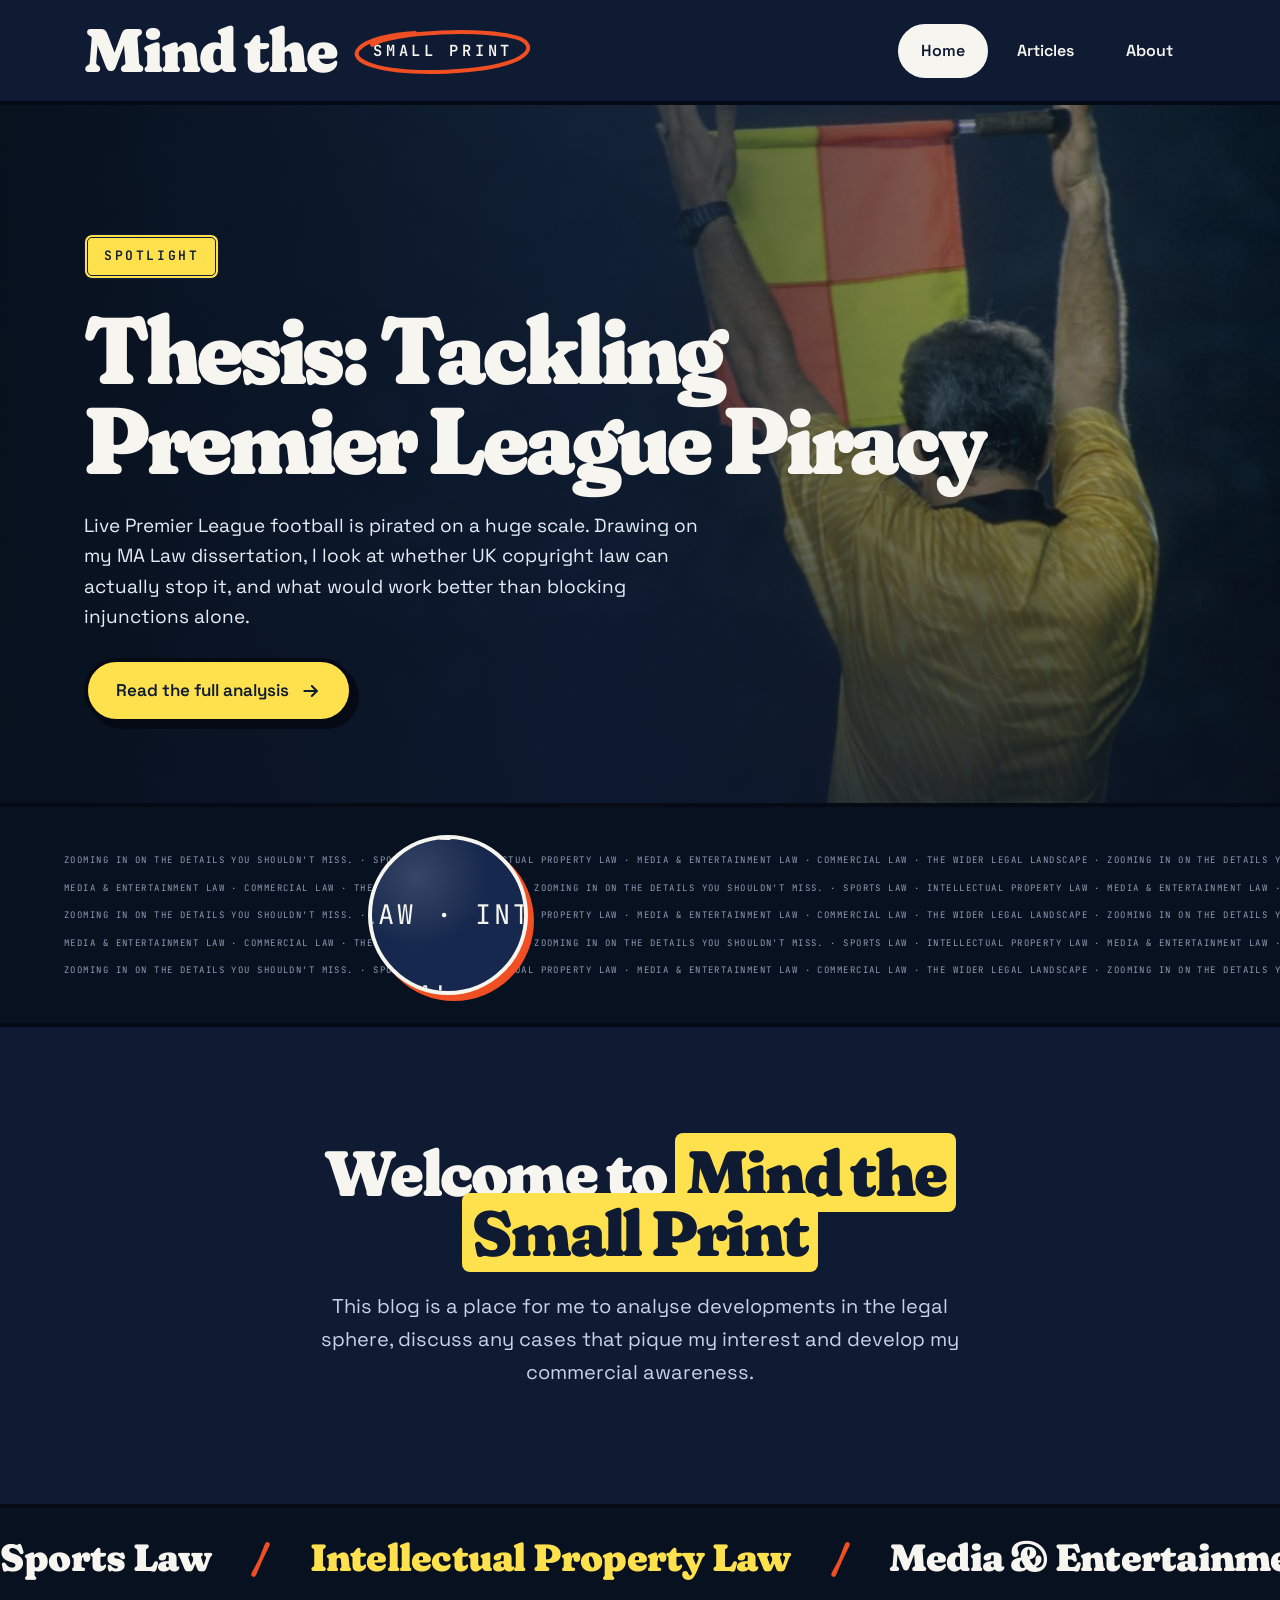
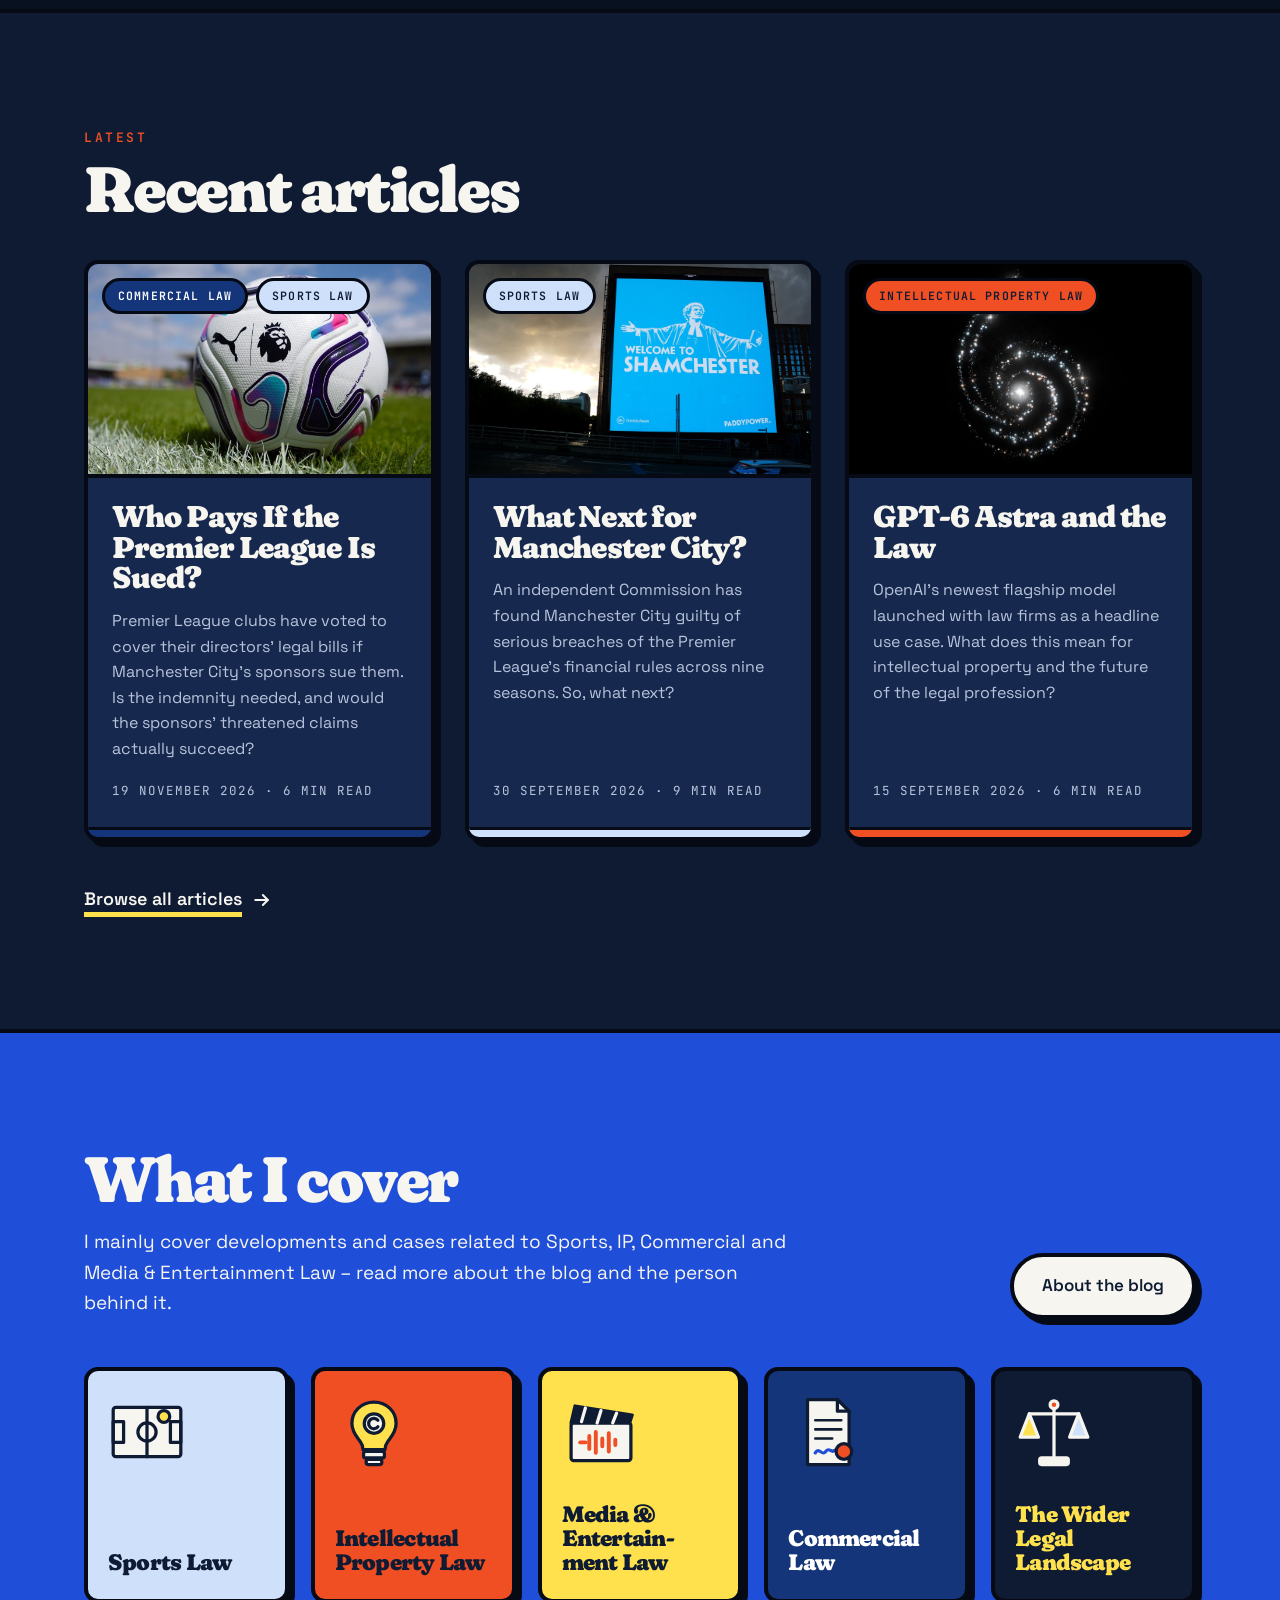
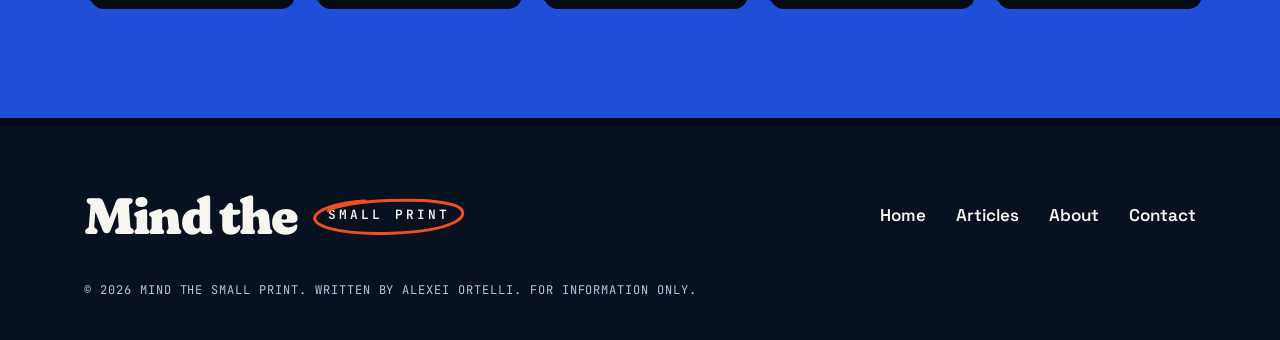
<file: index.html>
<!DOCTYPE html>
<html lang="en-GB">
<head>
<meta charset="UTF-8">
<meta name="viewport" content="width=device-width, initial-scale=1.0">
<title>Home | Mind The Small Print</title>
<meta name="description" content="Plain-English analysis and commentary on legal developments, with a particular eye on sports law.">
<meta name="theme-color" content="#0e1b33">
<meta property="og:title" content="Home | Mind The Small Print">
<meta property="og:description" content="Plain-English analysis and commentary on legal developments, with a particular eye on sports law.">
<meta property="og:type" content="website">
<meta property="og:image" content="https://mindthesmallprint.netlify.app/assets/og-image.png">
<meta name="twitter:card" content="summary_large_image">
<link rel="icon" type="image/png" href="assets/favicon-32.png">
<link rel="apple-touch-icon" href="assets/apple-touch-icon.png">
<link rel="preload" href="assets/fonts/fraunces-latin-full-normal.woff2" as="font" type="font/woff2" crossorigin>
<link rel="stylesheet" href="css/style.css">
<script>document.documentElement.classList.add('js');</script>
</head>
<body>
  <a href="#main" class="skip-link">Skip to content</a>
  <header class="site-header">
    <div class="header-inner">
      <a href="index.html" class="logo " aria-label="Mind The Small Print, home"><span class="logo-main">Mind the</span><span class="logo-small">Small print<svg class="logo-ring" viewBox="0 0 200 80" preserveAspectRatio="none" aria-hidden="true"><path d="M24 30 C 44 8, 150 0, 184 20 C 206 38, 184 70, 104 75 C 34 79, -4 58, 10 36 C 18 22, 44 12, 70 10"/></svg></span></a>
      <button class="menu-toggle" type="button" aria-expanded="false" aria-controls="site-nav" aria-label="Open menu">
        <svg viewBox="0 0 24 24" fill="none" stroke="currentColor" stroke-width="2.6" stroke-linecap="round" aria-hidden="true"><line x1="4" y1="7" x2="20" y2="7"/><line x1="4" y1="12" x2="20" y2="12"/><line x1="4" y1="17" x2="20" y2="17"/></svg>
      </button>
      <nav class="site-nav" id="site-nav" aria-label="Main">
      <a href="index.html" class="nav-link active" aria-current="page">Home</a>
      <a href="articles.html" class="nav-link">Articles</a>
      <a href="about.html" class="nav-link">About</a>
      </nav>
    </div>
  </header>
  <main id="main">
  <section class="hero">
    <img class="hero-img" src="assets/article-piracy-hero.jpg" alt="" fetchpriority="high">
    <div class="hero-inner">
      <span class="stamp stamp-wobble">Spotlight</span>
      <h1 class="display">Thesis: Tackling Premier League Piracy</h1>
      <p class="hero-lede">Live Premier League football is pirated on a huge scale. Drawing on my MA Law dissertation, I look at whether UK copyright law can actually stop it, and what would work better than blocking injunctions alone.</p>
      <a href="articles/tackling-premier-league-piracy.html" class="btn btn-yellow">Read the full analysis <svg viewBox="0 0 24 24" fill="none" stroke="currentColor" stroke-width="2.4" stroke-linecap="round" stroke-linejoin="round" aria-hidden="true"><line x1="4" y1="12" x2="19" y2="12"/><polyline points="13 6 19 12 13 18"/></svg></a>
    </div>
  </section>

  <section class="lens-band" aria-label="Zooming in on the details you shouldn't miss.">
    <div class="lens-text" aria-hidden="true">
        <div>Zooming in on the details you shouldn't miss. · Sports Law · Intellectual Property Law · Media &amp; Entertainment Law · Commercial Law · The Wider Legal Landscape · Zooming in on the details you shouldn't miss. · Sports Law · Intellectual Property Law · Media &amp; Entertainment Law · Commercial Law · The Wider Legal Landscape · Zooming in on the details you shouldn't miss. · Sports Law · Intellectual Property Law · Media &amp; Entertainment Law · Commercial Law · The Wider Legal Landscape</div>
        <div>Media &amp; Entertainment Law · Commercial Law · The Wider Legal Landscape · Zooming in on the details you shouldn't miss. · Sports Law · Intellectual Property Law · Media &amp; Entertainment Law · Commercial Law · The Wider Legal Landscape · Zooming in on the details you shouldn't miss. · Sports Law · Intellectual Property Law · Media &amp; Entertainment Law · Commercial Law · The Wider Legal Landscape · Zooming in on the details you shouldn't miss. · Sports Law · Intellectual Property Law</div>
        <div>Zooming in on the details you shouldn't miss. · Sports Law · Intellectual Property Law · Media &amp; Entertainment Law · Commercial Law · The Wider Legal Landscape · Zooming in on the details you shouldn't miss. · Sports Law · Intellectual Property Law · Media &amp; Entertainment Law · Commercial Law · The Wider Legal Landscape · Zooming in on the details you shouldn't miss. · Sports Law · Intellectual Property Law · Media &amp; Entertainment Law · Commercial Law · The Wider Legal Landscape</div>
        <div>Media &amp; Entertainment Law · Commercial Law · The Wider Legal Landscape · Zooming in on the details you shouldn't miss. · Sports Law · Intellectual Property Law · Media &amp; Entertainment Law · Commercial Law · The Wider Legal Landscape · Zooming in on the details you shouldn't miss. · Sports Law · Intellectual Property Law · Media &amp; Entertainment Law · Commercial Law · The Wider Legal Landscape · Zooming in on the details you shouldn't miss. · Sports Law · Intellectual Property Law</div>
        <div>Zooming in on the details you shouldn't miss. · Sports Law · Intellectual Property Law · Media &amp; Entertainment Law · Commercial Law · The Wider Legal Landscape · Zooming in on the details you shouldn't miss. · Sports Law · Intellectual Property Law · Media &amp; Entertainment Law · Commercial Law · The Wider Legal Landscape · Zooming in on the details you shouldn't miss. · Sports Law · Intellectual Property Law · Media &amp; Entertainment Law · Commercial Law · The Wider Legal Landscape</div>
    </div>
    <div class="lens" aria-hidden="true"><div class="lens-inner"></div></div>
  </section>

  <section class="section welcome">
    <div class="wrap reveal">
      <h2 class="display">Welcome to <span class="hl">Mind the Small Print</span></h2>
      <p>This blog is a place for me to analyse developments in the legal sphere, discuss any cases that pique my interest and develop my commercial awareness.</p>
    </div>
  </section>

  <div class="ticker" aria-hidden="true">
    <div class="ticker-track"><span>Sports Law</span><span class="sep" aria-hidden="true">/</span><span>Intellectual Property Law</span><span class="sep" aria-hidden="true">/</span><span>Media &amp; Entertainment Law</span><span class="sep" aria-hidden="true">/</span><span>Commercial Law</span><span class="sep" aria-hidden="true">/</span><span>The Wider Legal Landscape</span><span class="sep" aria-hidden="true">/</span><span>Sports Law</span><span class="sep" aria-hidden="true">/</span><span>Intellectual Property Law</span><span class="sep" aria-hidden="true">/</span><span>Media &amp; Entertainment Law</span><span class="sep" aria-hidden="true">/</span><span>Commercial Law</span><span class="sep" aria-hidden="true">/</span><span>The Wider Legal Landscape</span><span class="sep" aria-hidden="true">/</span></div>
  </div>

  <section class="section">
    <div class="wrap">
      <div class="section-head reveal">
        <span class="eyebrow">Latest</span>
        <h2 class="display">Recent articles</h2>
      </div>
      <div class="grid">
        <article class="card cat-commercial reveal" data-category="Commercial Law,Sports Law" data-title="who pays if the premier league is sued?" data-excerpt="premier league clubs have voted to cover their directors&#x27; legal bills if manchester city&#x27;s sponsors sue them. is the indemnity needed, and would the sponsors&#x27; threatened claims actually succeed?">
          <div class="card-media">
            <img src="assets/article-premier-league-indemnity-hero.jpg" alt="" loading="lazy">
            <div class="badges"><span class="badge cat-commercial">Commercial Law</span><span class="badge cat-sports">Sports Law</span></div>
            
          </div>
          <div class="card-body">
            <h3 class="display"><a href="articles/premier-league-directors-indemnity.html">Who Pays If the Premier League Is Sued?</a></h3>
            <p class="excerpt">Premier League clubs have voted to cover their directors' legal bills if Manchester City's sponsors sue them. Is the indemnity needed, and would the sponsors' threatened claims actually succeed?</p>
            <div class="card-foot small-print">19 November 2026 &middot; 6 min read</div>
          </div>
          <div class="card-stripe" aria-hidden="true"></div>
        </article>
        <article class="card cat-sports reveal" data-category="Sports Law" data-title="what next for manchester city?" data-excerpt="an independent commission has found manchester city guilty of serious breaches of the premier league&#x27;s financial rules across nine seasons. so, what next?" data-delay="90">
          <div class="card-media">
            <img src="assets/article-city-hero.jpg" alt="" loading="lazy">
            <div class="badges"><span class="badge cat-sports">Sports Law</span></div>
            
          </div>
          <div class="card-body">
            <h3 class="display"><a href="articles/what-next-for-manchester-city.html">What Next for Manchester City?</a></h3>
            <p class="excerpt">An independent Commission has found Manchester City guilty of serious breaches of the Premier League's financial rules across nine seasons. So, what next?</p>
            <div class="card-foot small-print">30 September 2026 &middot; 9 min read</div>
          </div>
          <div class="card-stripe" aria-hidden="true"></div>
        </article>
        <article class="card cat-ip reveal" data-category="Intellectual Property Law" data-title="gpt-6 astra and the law" data-excerpt="openai&#x27;s newest flagship model launched with law firms as a headline use case. what does this mean for intellectual property and the future of the legal profession?" data-delay="180">
          <div class="card-media">
            <img src="assets/article-astra-hero.jpg" alt="" loading="lazy">
            <div class="badges"><span class="badge cat-ip">Intellectual Property Law</span></div>
            
          </div>
          <div class="card-body">
            <h3 class="display"><a href="articles/gpt-6-astra-and-the-law.html">GPT-6 Astra and the Law</a></h3>
            <p class="excerpt">OpenAI's newest flagship model launched with law firms as a headline use case. What does this mean for intellectual property and the future of the legal profession?</p>
            <div class="card-foot small-print">15 September 2026 &middot; 6 min read</div>
          </div>
          <div class="card-stripe" aria-hidden="true"></div>
        </article>
      </div>
      <div style="margin-top:44px;">
        <a href="articles.html" class="text-link">Browse all articles <svg viewBox="0 0 24 24" fill="none" stroke="currentColor" stroke-width="2.4" stroke-linecap="round" stroke-linejoin="round" aria-hidden="true"><line x1="4" y1="12" x2="19" y2="12"/><polyline points="13 6 19 12 13 18"/></svg></a>
      </div>
    </div>
  </section>

  <section class="section cover">
    <div class="wrap">
      <div class="cover-head reveal">
        <div>
          <h2 class="display">What I cover</h2>
          <p>I mainly cover developments and cases related to Sports, IP, Commercial and Media &amp; Entertainment Law – read more about the blog and the person behind it.</p>
        </div>
        <a href="about.html" class="btn btn-cream">About the blog</a>
      </div>
      <div class="tiles">
        <a href="articles.html?category=Sports%20Law" class="tile cat-sports reveal" data-delay="0"><svg viewBox="0 0 120 120" fill="none" stroke="#0e1b33" stroke-width="5" stroke-linejoin="round" stroke-linecap="round" aria-hidden="true"><rect x="8" y="22" width="104" height="76" rx="4" fill="#f7f5ef"/><line x1="60" y1="22" x2="60" y2="98"/><circle cx="60" cy="60" r="14"/><rect x="8" y="44" width="16" height="32"/><rect x="96" y="44" width="16" height="32"/><circle cx="86" cy="36" r="9" fill="#ffe14d"/></svg><span class="tile-name display">Sports Law</span></a>
        <a href="articles.html?category=Intellectual%20Property%20Law" class="tile cat-ip reveal" data-delay="70"><svg viewBox="0 0 120 120" fill="none" stroke="#0e1b33" stroke-width="5" stroke-linejoin="round" stroke-linecap="round" aria-hidden="true"><path d="M60 14c-20 0-34 15-34 33 0 13 8 21 13 28 3 4 4 8 4 12h34c0-4 1-8 4-12 5-7 13-15 13-28 0-18-14-33-34-33z" fill="#ffe14d"/><rect x="44" y="90" width="32" height="10" rx="3" fill="#f7f5ef"/><rect x="48" y="102" width="24" height="8" rx="3" fill="#f7f5ef"/><circle cx="60" cy="47" r="15" fill="#f7f5ef"/><path d="M66 42a8 8 0 1 0 0 10"/></svg><span class="tile-name display">Intellectual Property Law</span></a>
        <a href="articles.html?category=Media%20%26%20Entertainment%20Law" class="tile cat-media reveal" data-delay="140"><svg viewBox="0 0 120 120" fill="none" stroke="#0e1b33" stroke-width="5" stroke-linejoin="round" stroke-linecap="round" aria-hidden="true"><rect x="14" y="46" width="92" height="58" rx="4" fill="#f7f5ef"/><path d="M14 46 L20 20 L108 34 L104 46 Z" fill="#0e1b33"/><path d="M36 23 L30 44 M60 27 L54 46 M84 31 L78 46" stroke="#f7f5ef"/><path d="M28 76h8M42 66v20M52 60v32M62 70v12M72 62v28M82 72v8" stroke="#f04e23" stroke-width="6"/></svg><span class="tile-name display">Media &amp; Entertain&shy;ment Law</span></a>
        <a href="articles.html?category=Commercial%20Law" class="tile cat-commercial reveal" data-delay="210"><svg viewBox="0 0 120 120" fill="none" stroke="#0e1b33" stroke-width="5" stroke-linejoin="round" stroke-linecap="round" aria-hidden="true"><path d="M30 10h46l18 18v82H30z" fill="#f7f5ef"/><path d="M76 10v18h18"/><path d="M42 42h40M42 56h40M42 70h26" stroke-width="4"/><path d="M42 92c6-10 10 6 16-2s8 4 14-2" stroke="#1f4fd8"/><circle cx="86" cy="90" r="12" fill="#f04e23"/></svg><span class="tile-name display">Commercial Law</span></a>
        <a href="articles.html?category=The%20Wider%20Legal%20Landscape" class="tile cat-wider reveal" data-delay="280"><svg viewBox="0 0 120 120" fill="none" stroke="#f7f5ef" stroke-width="5" stroke-linejoin="round" stroke-linecap="round" aria-hidden="true"><line x1="60" y1="16" x2="60" y2="100"/><line x1="22" y1="32" x2="98" y2="32"/><path d="M22 32 L8 68 h28 z" fill="#ffe14d"/><path d="M98 32 L84 68 h28 z" fill="#cfe0fb"/><rect x="38" y="100" width="44" height="10" rx="3" fill="#f7f5ef"/><circle cx="60" cy="18" r="6" fill="#f04e23"/></svg><span class="tile-name display">The Wider Legal Landscape</span></a>
      </div>
    </div>
  </section>
  </main>
  <footer class="site-footer">
    <div class="footer-inner">
      <a href="index.html" class="logo footer-logo" aria-label="Mind The Small Print, home"><span class="logo-main">Mind the</span><span class="logo-small">Small print<svg class="logo-ring" viewBox="0 0 200 80" preserveAspectRatio="none" aria-hidden="true"><path d="M24 30 C 44 8, 150 0, 184 20 C 206 38, 184 70, 104 75 C 34 79, -4 58, 10 36 C 18 22, 44 12, 70 10"/></svg></span></a>
      <nav class="footer-links" aria-label="Footer">
        <a href="index.html">Home</a>
        <a href="articles.html">Articles</a>
        <a href="about.html">About</a>
        <a href="mailto:Alexeiortelli@outlook.com">Contact</a>
      </nav>
    </div>
    <div class="footer-bottom">
      &copy; <span id="year"></span> Mind The Small Print. Written by Alexei Ortelli. For information only.
    </div>
  </footer>
  <script src="js/articles-data.js"></script>
  <script src="js/main.js"></script>
</body>
</html>
</file>
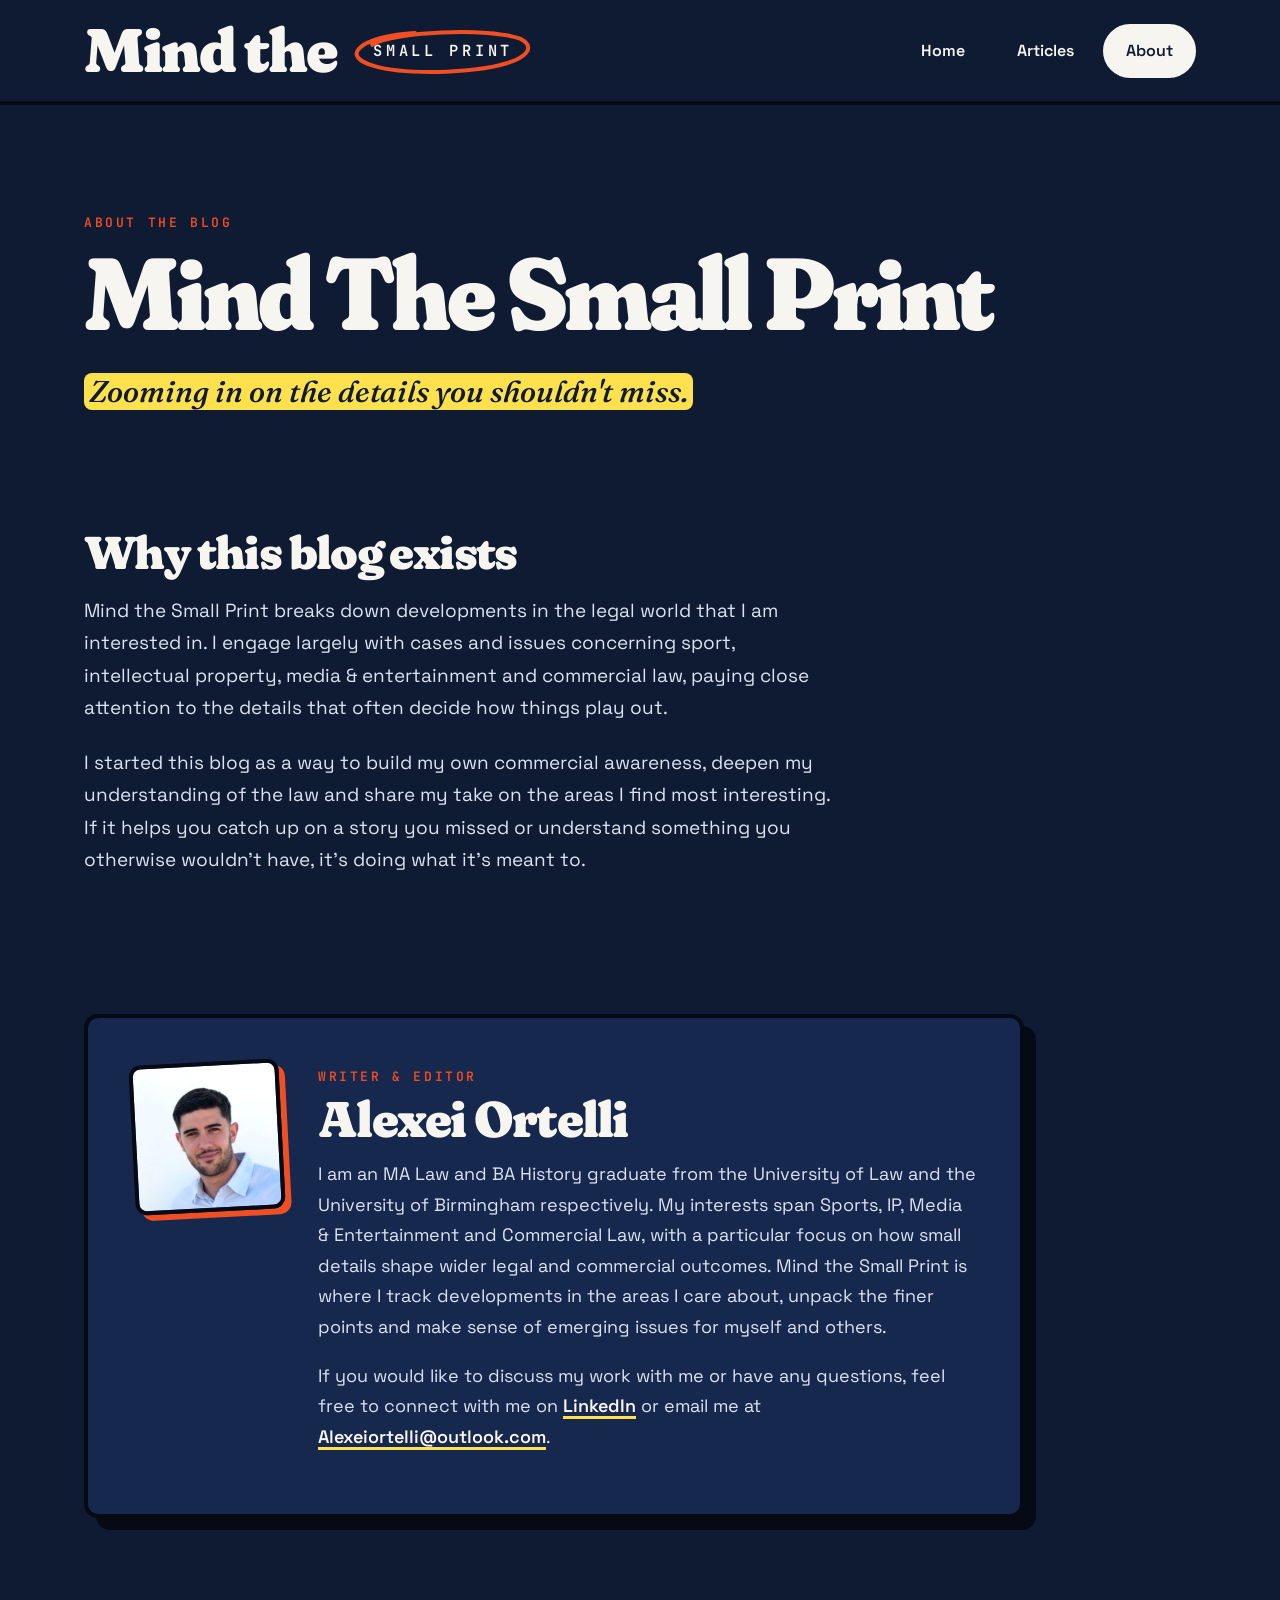
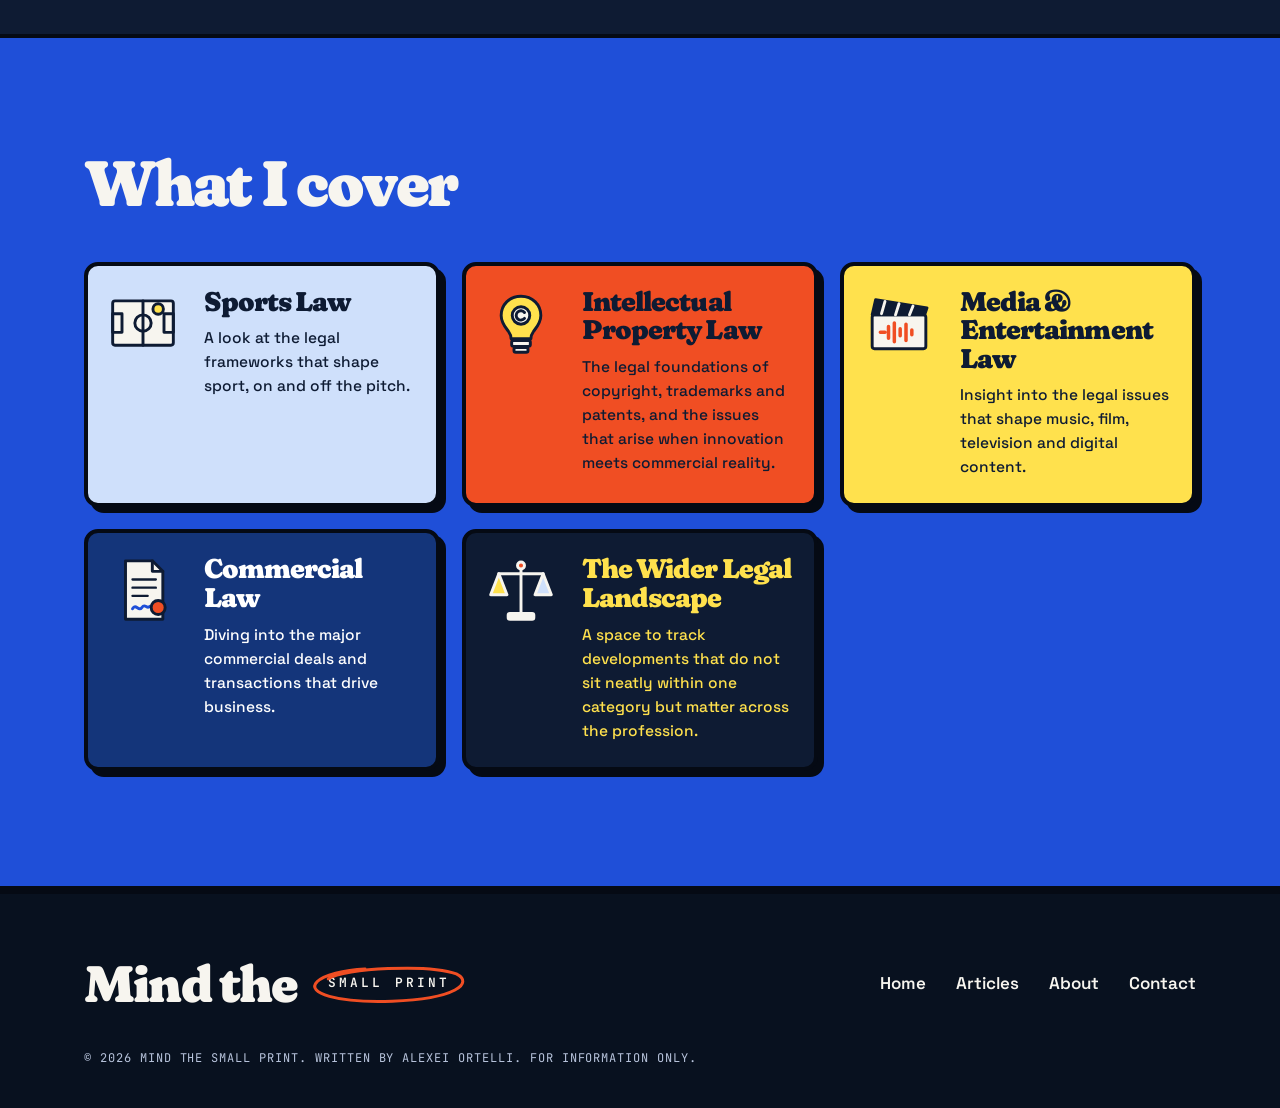
<file: about.html>
<!DOCTYPE html>
<html lang="en-GB">
<head>
<meta charset="UTF-8">
<meta name="viewport" content="width=device-width, initial-scale=1.0">
<title>About | Mind The Small Print</title>
<meta name="description" content="About Mind The Small Print and its writer, Alexei Ortelli.">
<meta name="theme-color" content="#0e1b33">
<meta property="og:title" content="About | Mind The Small Print">
<meta property="og:description" content="About Mind The Small Print and its writer, Alexei Ortelli.">
<meta property="og:type" content="website">
<meta property="og:image" content="https://mindthesmallprint.netlify.app/assets/og-image.png">
<meta name="twitter:card" content="summary_large_image">
<link rel="icon" type="image/png" href="assets/favicon-32.png">
<link rel="apple-touch-icon" href="assets/apple-touch-icon.png">
<link rel="preload" href="assets/fonts/fraunces-latin-full-normal.woff2" as="font" type="font/woff2" crossorigin>
<link rel="stylesheet" href="css/style.css">
<script>document.documentElement.classList.add('js');</script>
</head>
<body>
  <a href="#main" class="skip-link">Skip to content</a>
  <header class="site-header">
    <div class="header-inner">
      <a href="index.html" class="logo " aria-label="Mind The Small Print, home"><span class="logo-main">Mind the</span><span class="logo-small">Small print<svg class="logo-ring" viewBox="0 0 200 80" preserveAspectRatio="none" aria-hidden="true"><path d="M24 30 C 44 8, 150 0, 184 20 C 206 38, 184 70, 104 75 C 34 79, -4 58, 10 36 C 18 22, 44 12, 70 10"/></svg></span></a>
      <button class="menu-toggle" type="button" aria-expanded="false" aria-controls="site-nav" aria-label="Open menu">
        <svg viewBox="0 0 24 24" fill="none" stroke="currentColor" stroke-width="2.6" stroke-linecap="round" aria-hidden="true"><line x1="4" y1="7" x2="20" y2="7"/><line x1="4" y1="12" x2="20" y2="12"/><line x1="4" y1="17" x2="20" y2="17"/></svg>
      </button>
      <nav class="site-nav" id="site-nav" aria-label="Main">
      <a href="index.html" class="nav-link">Home</a>
      <a href="articles.html" class="nav-link">Articles</a>
      <a href="about.html" class="nav-link active" aria-current="page">About</a>
      </nav>
    </div>
  </header>
  <main id="main">
  <section class="page-head about-head">
    <div class="wrap">
      <span class="eyebrow">About the blog</span>
      <h1 class="display">Mind The Small Print</h1>
      <p class="tagline"><span class="hl">Zooming in on the details you shouldn't miss.</span></p>
    </div>
  </section>
  <section class="section">
    <div class="wrap">
      <div class="prose reveal">
        <h2 class="display">Why this blog exists</h2>
        <p>Mind the Small Print breaks down developments in the legal world that I am interested in. I engage largely with cases and issues concerning sport, intellectual property, media & entertainment and commercial law, paying close attention to the details that often decide how things play out.</p>
        <p>I started this blog as a way to build my own commercial awareness, deepen my understanding of the law and share my take on the areas I find most interesting. If it helps you catch up on a story you missed or understand something you otherwise wouldn't have, it's doing what it's meant to.</p>
      </div>
    </div>
  </section>
  <section class="section" style="padding-top:0;">
    <div class="wrap">
      <div class="author-card reveal">
        <img src="assets/alexei-headshot.jpg" alt="Alexei Ortelli" class="author-photo" width="150" height="150">
        <div class="author-text">
          <span class="eyebrow">Writer &amp; Editor</span>
          <h2 class="display">Alexei Ortelli</h2>
          <p>I am an MA Law and BA History graduate from the University of Law and the University of Birmingham respectively. My interests span Sports, IP, Media & Entertainment and Commercial Law, with a particular focus on how small details shape wider legal and commercial outcomes. Mind the Small Print is where I track developments in the areas I care about, unpack the finer points and make sense of emerging issues for myself and others.</p>
          <p>If you would like to discuss my work with me or have any questions, feel free to connect with me on <a href="https://www.linkedin.com/in/alexei-ortelli" target="_blank" rel="noopener">LinkedIn</a> or email me at <a href="mailto:Alexeiortelli@outlook.com">Alexeiortelli@outlook.com</a>.</p>
        </div>
      </div>
    </div>
  </section>
  <section class="section cover">
    <div class="wrap">
      <div class="cover-head reveal"><div><h2 class="display">What I cover</h2></div></div>
      <div class="tiles tiles-wide">
        <a href="articles.html?category=Sports%20Law" class="tile cat-sports reveal" data-delay="0"><svg viewBox="0 0 120 120" fill="none" stroke="#0e1b33" stroke-width="5" stroke-linejoin="round" stroke-linecap="round" aria-hidden="true"><rect x="8" y="22" width="104" height="76" rx="4" fill="#f7f5ef"/><line x1="60" y1="22" x2="60" y2="98"/><circle cx="60" cy="60" r="14"/><rect x="8" y="44" width="16" height="32"/><rect x="96" y="44" width="16" height="32"/><circle cx="86" cy="36" r="9" fill="#ffe14d"/></svg><span class="tile-text"><span class="tile-name display">Sports Law</span><span class="tile-desc">A look at the legal frameworks that shape sport, on and off the pitch.</span></span></a>
        <a href="articles.html?category=Intellectual%20Property%20Law" class="tile cat-ip reveal" data-delay="70"><svg viewBox="0 0 120 120" fill="none" stroke="#0e1b33" stroke-width="5" stroke-linejoin="round" stroke-linecap="round" aria-hidden="true"><path d="M60 14c-20 0-34 15-34 33 0 13 8 21 13 28 3 4 4 8 4 12h34c0-4 1-8 4-12 5-7 13-15 13-28 0-18-14-33-34-33z" fill="#ffe14d"/><rect x="44" y="90" width="32" height="10" rx="3" fill="#f7f5ef"/><rect x="48" y="102" width="24" height="8" rx="3" fill="#f7f5ef"/><circle cx="60" cy="47" r="15" fill="#f7f5ef"/><path d="M66 42a8 8 0 1 0 0 10"/></svg><span class="tile-text"><span class="tile-name display">Intellectual Property Law</span><span class="tile-desc">The legal foundations of copyright, trademarks and patents, and the issues that arise when innovation meets commercial reality.</span></span></a>
        <a href="articles.html?category=Media%20%26%20Entertainment%20Law" class="tile cat-media reveal" data-delay="140"><svg viewBox="0 0 120 120" fill="none" stroke="#0e1b33" stroke-width="5" stroke-linejoin="round" stroke-linecap="round" aria-hidden="true"><rect x="14" y="46" width="92" height="58" rx="4" fill="#f7f5ef"/><path d="M14 46 L20 20 L108 34 L104 46 Z" fill="#0e1b33"/><path d="M36 23 L30 44 M60 27 L54 46 M84 31 L78 46" stroke="#f7f5ef"/><path d="M28 76h8M42 66v20M52 60v32M62 70v12M72 62v28M82 72v8" stroke="#f04e23" stroke-width="6"/></svg><span class="tile-text"><span class="tile-name display">Media &amp; Entertain&shy;ment Law</span><span class="tile-desc">Insight into the legal issues that shape music, film, television and digital content.</span></span></a>
        <a href="articles.html?category=Commercial%20Law" class="tile cat-commercial reveal" data-delay="210"><svg viewBox="0 0 120 120" fill="none" stroke="#0e1b33" stroke-width="5" stroke-linejoin="round" stroke-linecap="round" aria-hidden="true"><path d="M30 10h46l18 18v82H30z" fill="#f7f5ef"/><path d="M76 10v18h18"/><path d="M42 42h40M42 56h40M42 70h26" stroke-width="4"/><path d="M42 92c6-10 10 6 16-2s8 4 14-2" stroke="#1f4fd8"/><circle cx="86" cy="90" r="12" fill="#f04e23"/></svg><span class="tile-text"><span class="tile-name display">Commercial Law</span><span class="tile-desc">Diving into the major commercial deals and transactions that drive business.</span></span></a>
        <a href="articles.html?category=The%20Wider%20Legal%20Landscape" class="tile cat-wider reveal" data-delay="280"><svg viewBox="0 0 120 120" fill="none" stroke="#f7f5ef" stroke-width="5" stroke-linejoin="round" stroke-linecap="round" aria-hidden="true"><line x1="60" y1="16" x2="60" y2="100"/><line x1="22" y1="32" x2="98" y2="32"/><path d="M22 32 L8 68 h28 z" fill="#ffe14d"/><path d="M98 32 L84 68 h28 z" fill="#cfe0fb"/><rect x="38" y="100" width="44" height="10" rx="3" fill="#f7f5ef"/><circle cx="60" cy="18" r="6" fill="#f04e23"/></svg><span class="tile-text"><span class="tile-name display">The Wider Legal Landscape</span><span class="tile-desc">A space to track developments that do not sit neatly within one category but matter across the profession.</span></span></a>
      </div>
    </div>
  </section>
  </main>
  <footer class="site-footer">
    <div class="footer-inner">
      <a href="index.html" class="logo footer-logo" aria-label="Mind The Small Print, home"><span class="logo-main">Mind the</span><span class="logo-small">Small print<svg class="logo-ring" viewBox="0 0 200 80" preserveAspectRatio="none" aria-hidden="true"><path d="M24 30 C 44 8, 150 0, 184 20 C 206 38, 184 70, 104 75 C 34 79, -4 58, 10 36 C 18 22, 44 12, 70 10"/></svg></span></a>
      <nav class="footer-links" aria-label="Footer">
        <a href="index.html">Home</a>
        <a href="articles.html">Articles</a>
        <a href="about.html">About</a>
        <a href="mailto:Alexeiortelli@outlook.com">Contact</a>
      </nav>
    </div>
    <div class="footer-bottom">
      &copy; <span id="year"></span> Mind The Small Print. Written by Alexei Ortelli. For information only.
    </div>
  </footer>
  <script src="js/articles-data.js"></script>
  <script src="js/main.js"></script>
</body>
</html>
</file>
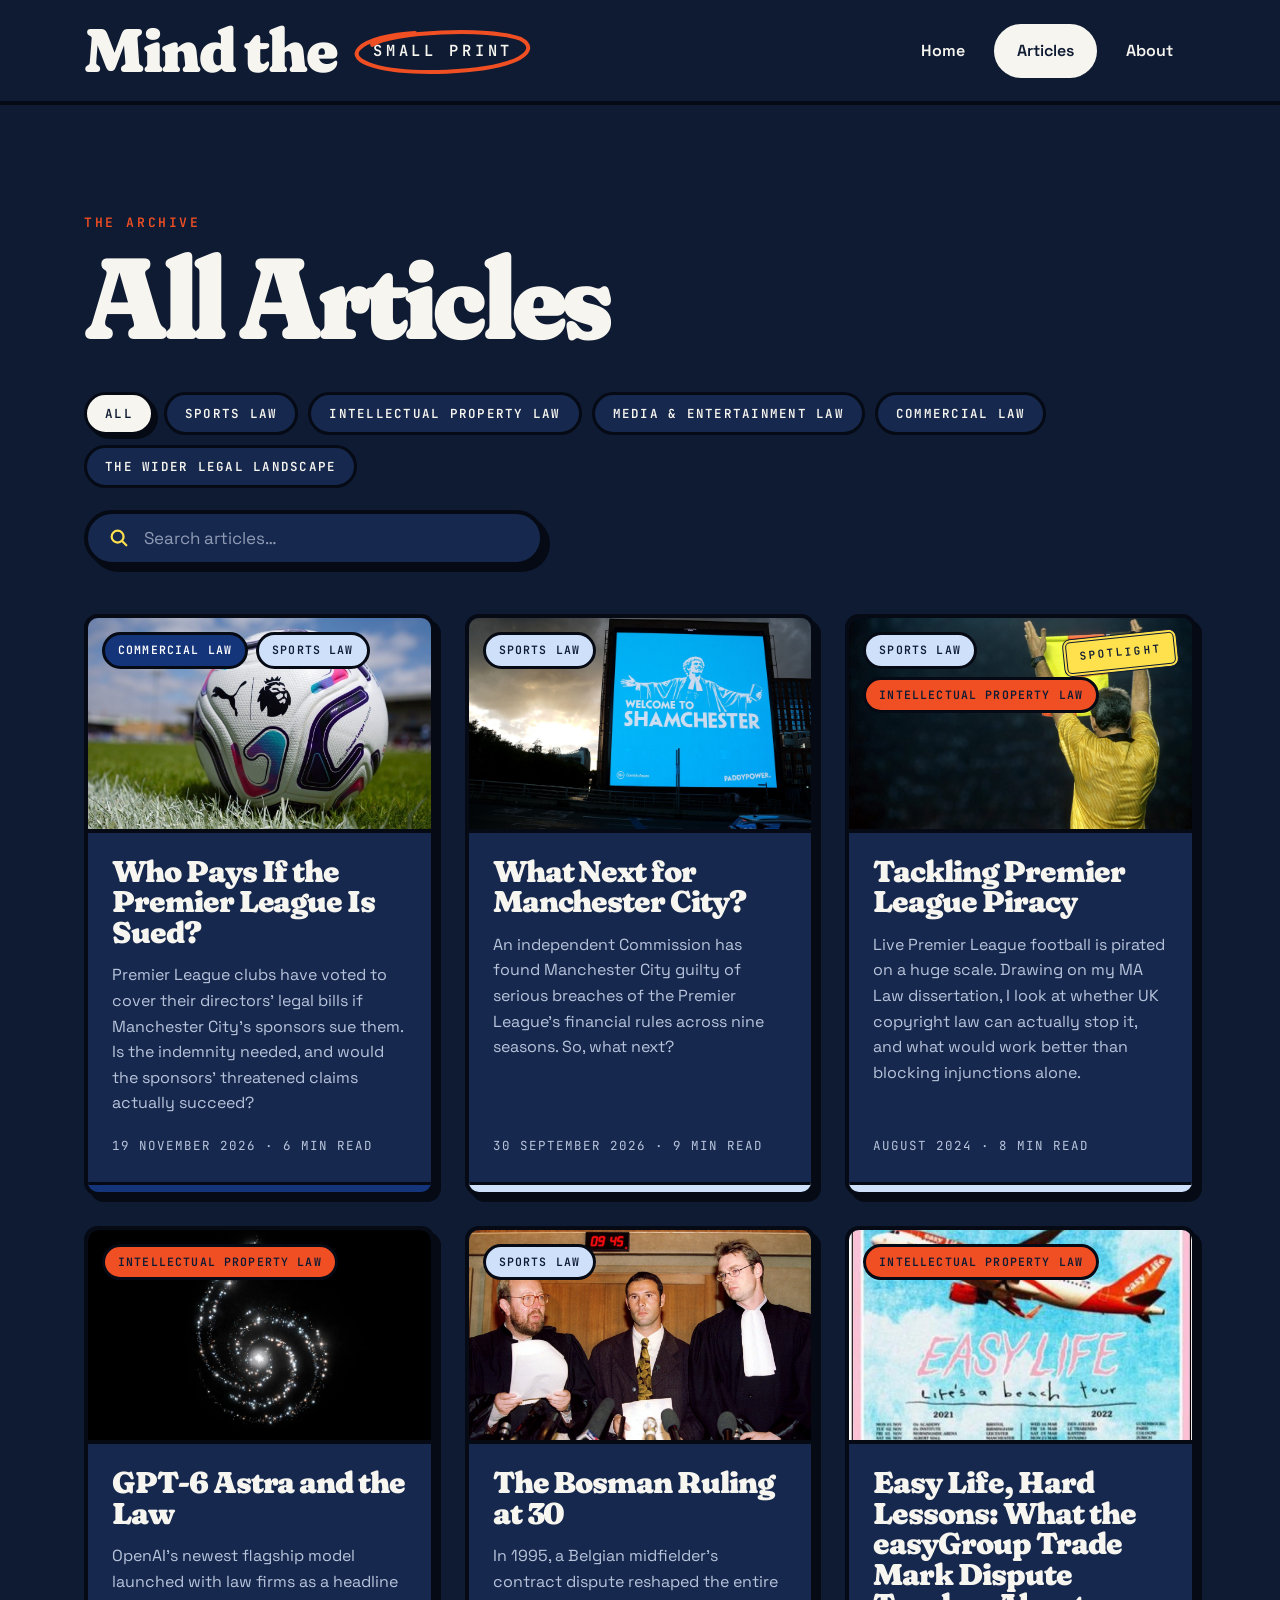
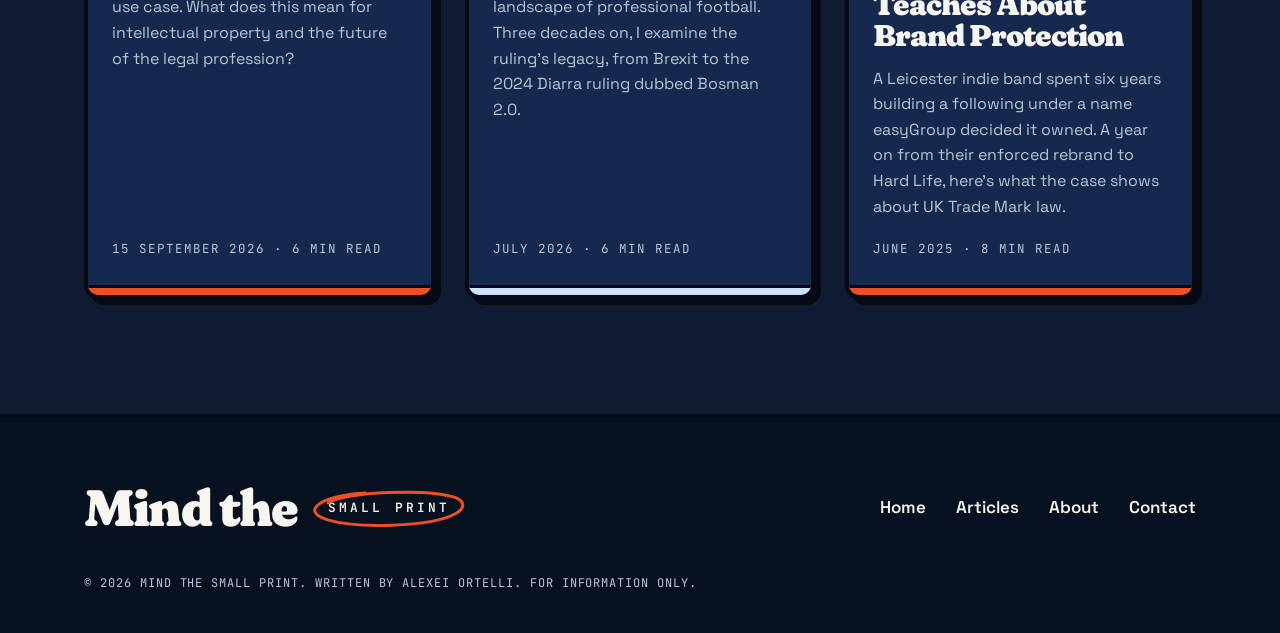
<file: articles.html>
<!DOCTYPE html>
<html lang="en-GB">
<head>
<meta charset="UTF-8">
<meta name="viewport" content="width=device-width, initial-scale=1.0">
<title>Articles | Mind The Small Print</title>
<meta name="description" content="All articles on Mind The Small Print: Sports, IP, Media &amp; Entertainment and Commercial Law.">
<meta name="theme-color" content="#0e1b33">
<meta property="og:title" content="Articles | Mind The Small Print">
<meta property="og:description" content="All articles on Mind The Small Print: Sports, IP, Media &amp; Entertainment and Commercial Law.">
<meta property="og:type" content="website">
<meta property="og:image" content="https://mindthesmallprint.netlify.app/assets/og-image.png">
<meta name="twitter:card" content="summary_large_image">
<link rel="icon" type="image/png" href="assets/favicon-32.png">
<link rel="apple-touch-icon" href="assets/apple-touch-icon.png">
<link rel="preload" href="assets/fonts/fraunces-latin-full-normal.woff2" as="font" type="font/woff2" crossorigin>
<link rel="stylesheet" href="css/style.css">
<script>document.documentElement.classList.add('js');</script>
</head>
<body>
  <a href="#main" class="skip-link">Skip to content</a>
  <header class="site-header">
    <div class="header-inner">
      <a href="index.html" class="logo " aria-label="Mind The Small Print, home"><span class="logo-main">Mind the</span><span class="logo-small">Small print<svg class="logo-ring" viewBox="0 0 200 80" preserveAspectRatio="none" aria-hidden="true"><path d="M24 30 C 44 8, 150 0, 184 20 C 206 38, 184 70, 104 75 C 34 79, -4 58, 10 36 C 18 22, 44 12, 70 10"/></svg></span></a>
      <button class="menu-toggle" type="button" aria-expanded="false" aria-controls="site-nav" aria-label="Open menu">
        <svg viewBox="0 0 24 24" fill="none" stroke="currentColor" stroke-width="2.6" stroke-linecap="round" aria-hidden="true"><line x1="4" y1="7" x2="20" y2="7"/><line x1="4" y1="12" x2="20" y2="12"/><line x1="4" y1="17" x2="20" y2="17"/></svg>
      </button>
      <nav class="site-nav" id="site-nav" aria-label="Main">
      <a href="index.html" class="nav-link">Home</a>
      <a href="articles.html" class="nav-link active" aria-current="page">Articles</a>
      <a href="about.html" class="nav-link">About</a>
      </nav>
    </div>
  </header>
  <main id="main">
  <section class="page-head">
    <div class="wrap">
      <span class="eyebrow">The Archive</span>
      <h1 class="display">All Articles</h1>
      <div class="filters" role="group" aria-label="Filter by category">
        <button class="filter-pill active" type="button" data-filter="All" aria-pressed="true">All</button>
        <button class="filter-pill cat-sports" type="button" data-filter="Sports Law" aria-pressed="false">Sports Law</button>
        <button class="filter-pill cat-ip" type="button" data-filter="Intellectual Property Law" aria-pressed="false">Intellectual Property Law</button>
        <button class="filter-pill cat-media" type="button" data-filter="Media &amp; Entertainment Law" aria-pressed="false">Media &amp; Entertainment Law</button>
        <button class="filter-pill cat-commercial" type="button" data-filter="Commercial Law" aria-pressed="false">Commercial Law</button>
        <button class="filter-pill cat-wider" type="button" data-filter="The Wider Legal Landscape" aria-pressed="false">The Wider Legal Landscape</button>
      </div>
      <label class="search">
        <svg viewBox="0 0 24 24" fill="none" stroke="currentColor" stroke-width="2.4" stroke-linecap="round" aria-hidden="true"><circle cx="10.5" cy="10.5" r="6.5"/><line x1="20" y1="20" x2="15.3" y2="15.3"/></svg>
        <input type="search" id="article-search" placeholder="Search articles…" autocomplete="off" aria-label="Search articles">
      </label>
    </div>
  </section>
  <section class="section" style="padding-top:48px;">
    <div class="wrap">
      <div class="grid" id="article-grid">
        <article class="card cat-commercial" data-category="Commercial Law,Sports Law" data-title="who pays if the premier league is sued?" data-excerpt="premier league clubs have voted to cover their directors&#x27; legal bills if manchester city&#x27;s sponsors sue them. is the indemnity needed, and would the sponsors&#x27; threatened claims actually succeed?">
          <div class="card-media">
            <img src="assets/article-premier-league-indemnity-hero.jpg" alt="" loading="lazy">
            <div class="badges"><span class="badge cat-commercial">Commercial Law</span><span class="badge cat-sports">Sports Law</span></div>
            
          </div>
          <div class="card-body">
            <h3 class="display"><a href="articles/premier-league-directors-indemnity.html">Who Pays If the Premier League Is Sued?</a></h3>
            <p class="excerpt">Premier League clubs have voted to cover their directors' legal bills if Manchester City's sponsors sue them. Is the indemnity needed, and would the sponsors' threatened claims actually succeed?</p>
            <div class="card-foot small-print">19 November 2026 &middot; 6 min read</div>
          </div>
          <div class="card-stripe" aria-hidden="true"></div>
        </article>
        <article class="card cat-sports" data-category="Sports Law" data-title="what next for manchester city?" data-excerpt="an independent commission has found manchester city guilty of serious breaches of the premier league&#x27;s financial rules across nine seasons. so, what next?">
          <div class="card-media">
            <img src="assets/article-city-hero.jpg" alt="" loading="lazy">
            <div class="badges"><span class="badge cat-sports">Sports Law</span></div>
            
          </div>
          <div class="card-body">
            <h3 class="display"><a href="articles/what-next-for-manchester-city.html">What Next for Manchester City?</a></h3>
            <p class="excerpt">An independent Commission has found Manchester City guilty of serious breaches of the Premier League's financial rules across nine seasons. So, what next?</p>
            <div class="card-foot small-print">30 September 2026 &middot; 9 min read</div>
          </div>
          <div class="card-stripe" aria-hidden="true"></div>
        </article>
        <article class="card cat-sports" data-category="Sports Law,Intellectual Property Law" data-title="tackling premier league piracy" data-excerpt="live premier league football is pirated on a huge scale. drawing on my ma law dissertation, i look at whether uk copyright law can actually stop it, and what would work better than blocking injunctions alone.">
          <div class="card-media">
            <img src="assets/article-piracy-hero.jpg" alt="" loading="lazy">
            <div class="badges"><span class="badge cat-sports">Sports Law</span><span class="badge cat-ip">Intellectual Property Law</span></div>
            <span class="stamp">Spotlight</span>
          </div>
          <div class="card-body">
            <h3 class="display"><a href="articles/tackling-premier-league-piracy.html">Tackling Premier League Piracy</a></h3>
            <p class="excerpt">Live Premier League football is pirated on a huge scale. Drawing on my MA Law dissertation, I look at whether UK copyright law can actually stop it, and what would work better than blocking injunctions alone.</p>
            <div class="card-foot small-print">August 2024 &middot; 8 min read</div>
          </div>
          <div class="card-stripe" aria-hidden="true"></div>
        </article>
        <article class="card cat-ip" data-category="Intellectual Property Law" data-title="gpt-6 astra and the law" data-excerpt="openai&#x27;s newest flagship model launched with law firms as a headline use case. what does this mean for intellectual property and the future of the legal profession?">
          <div class="card-media">
            <img src="assets/article-astra-hero.jpg" alt="" loading="lazy">
            <div class="badges"><span class="badge cat-ip">Intellectual Property Law</span></div>
            
          </div>
          <div class="card-body">
            <h3 class="display"><a href="articles/gpt-6-astra-and-the-law.html">GPT-6 Astra and the Law</a></h3>
            <p class="excerpt">OpenAI's newest flagship model launched with law firms as a headline use case. What does this mean for intellectual property and the future of the legal profession?</p>
            <div class="card-foot small-print">15 September 2026 &middot; 6 min read</div>
          </div>
          <div class="card-stripe" aria-hidden="true"></div>
        </article>
        <article class="card cat-sports" data-category="Sports Law" data-title="the bosman ruling at 30" data-excerpt="in 1995, a belgian midfielder&#x27;s contract dispute reshaped the entire landscape of professional football. three decades on, i examine the ruling&#x27;s legacy, from brexit to the 2024 diarra ruling dubbed bosman 2.0.">
          <div class="card-media">
            <img src="assets/article-bosman-hero.jpg" alt="" loading="lazy">
            <div class="badges"><span class="badge cat-sports">Sports Law</span></div>
            
          </div>
          <div class="card-body">
            <h3 class="display"><a href="articles/bosman-ruling-at-30.html">The Bosman Ruling at 30</a></h3>
            <p class="excerpt">In 1995, a Belgian midfielder's contract dispute reshaped the entire landscape of professional football. Three decades on, I examine the ruling's legacy, from Brexit to the 2024 Diarra ruling dubbed Bosman 2.0.</p>
            <div class="card-foot small-print">July 2026 &middot; 6 min read</div>
          </div>
          <div class="card-stripe" aria-hidden="true"></div>
        </article>
        <article class="card cat-ip" data-category="Intellectual Property Law" data-title="easy life, hard lessons: what the easygroup trade mark dispute teaches about brand protection" data-excerpt="a leicester indie band spent six years building a following under a name easygroup decided it owned. a year on from their enforced rebrand to hard life, here&#x27;s what the case shows about uk trade mark law.">
          <div class="card-media">
            <img src="assets/article-easylife-hero.jpg" alt="" loading="lazy">
            <div class="badges"><span class="badge cat-ip">Intellectual Property Law</span></div>
            
          </div>
          <div class="card-body">
            <h3 class="display"><a href="articles/easygroup-v-easy-life-trade-mark-dispute.html">Easy Life, Hard Lessons: What the easyGroup Trade Mark Dispute Teaches About Brand Protection</a></h3>
            <p class="excerpt">A Leicester indie band spent six years building a following under a name easyGroup decided it owned. A year on from their enforced rebrand to Hard Life, here's what the case shows about UK Trade Mark law.</p>
            <div class="card-foot small-print">June 2025 &middot; 8 min read</div>
          </div>
          <div class="card-stripe" aria-hidden="true"></div>
        </article>
      </div>
      <div class="empty-state" id="empty-state" style="display:none;">
        <h3 class="display">No articles match yet</h3>
        <p>Try a different category or search term.</p>
      </div>
    </div>
  </section>
  </main>
  <footer class="site-footer">
    <div class="footer-inner">
      <a href="index.html" class="logo footer-logo" aria-label="Mind The Small Print, home"><span class="logo-main">Mind the</span><span class="logo-small">Small print<svg class="logo-ring" viewBox="0 0 200 80" preserveAspectRatio="none" aria-hidden="true"><path d="M24 30 C 44 8, 150 0, 184 20 C 206 38, 184 70, 104 75 C 34 79, -4 58, 10 36 C 18 22, 44 12, 70 10"/></svg></span></a>
      <nav class="footer-links" aria-label="Footer">
        <a href="index.html">Home</a>
        <a href="articles.html">Articles</a>
        <a href="about.html">About</a>
        <a href="mailto:Alexeiortelli@outlook.com">Contact</a>
      </nav>
    </div>
    <div class="footer-bottom">
      &copy; <span id="year"></span> Mind The Small Print. Written by Alexei Ortelli. For information only.
    </div>
  </footer>
  <script src="js/articles-data.js"></script>
  <script src="js/main.js"></script>
</body>
</html>
</file>
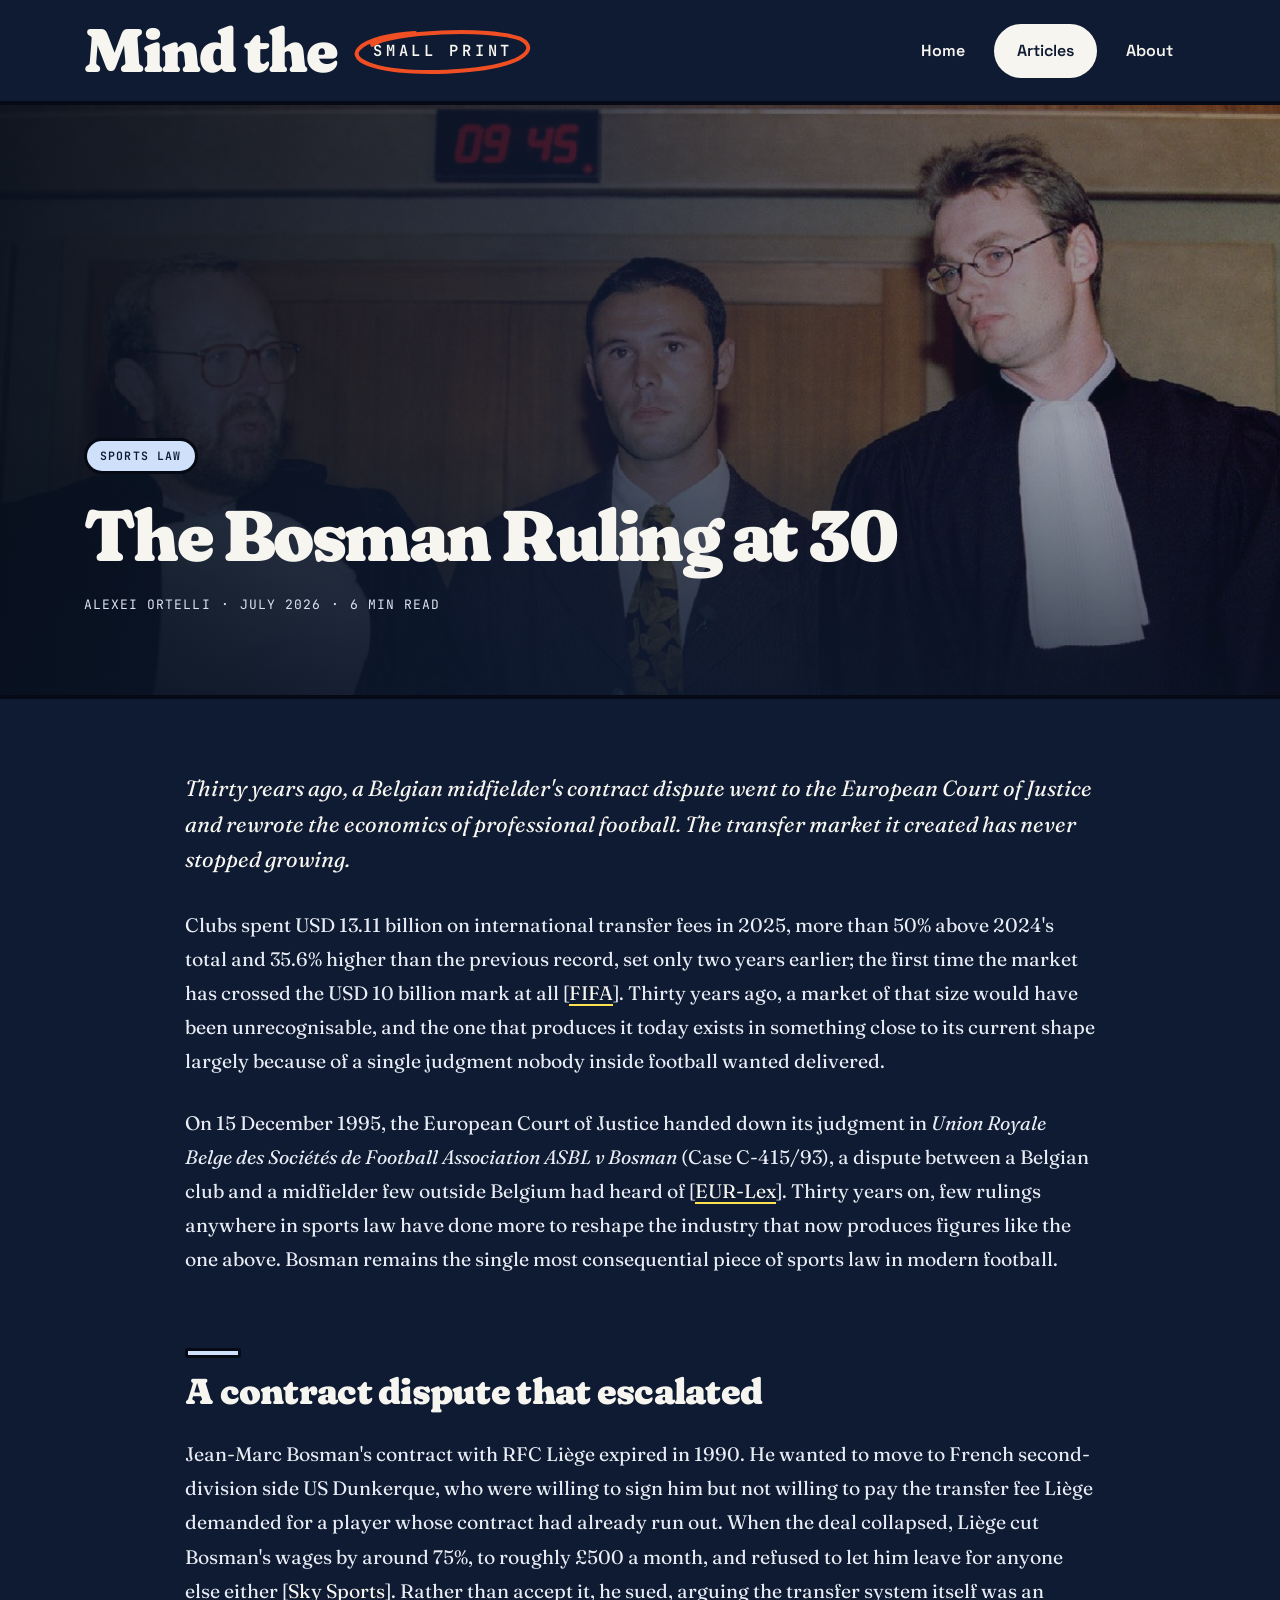
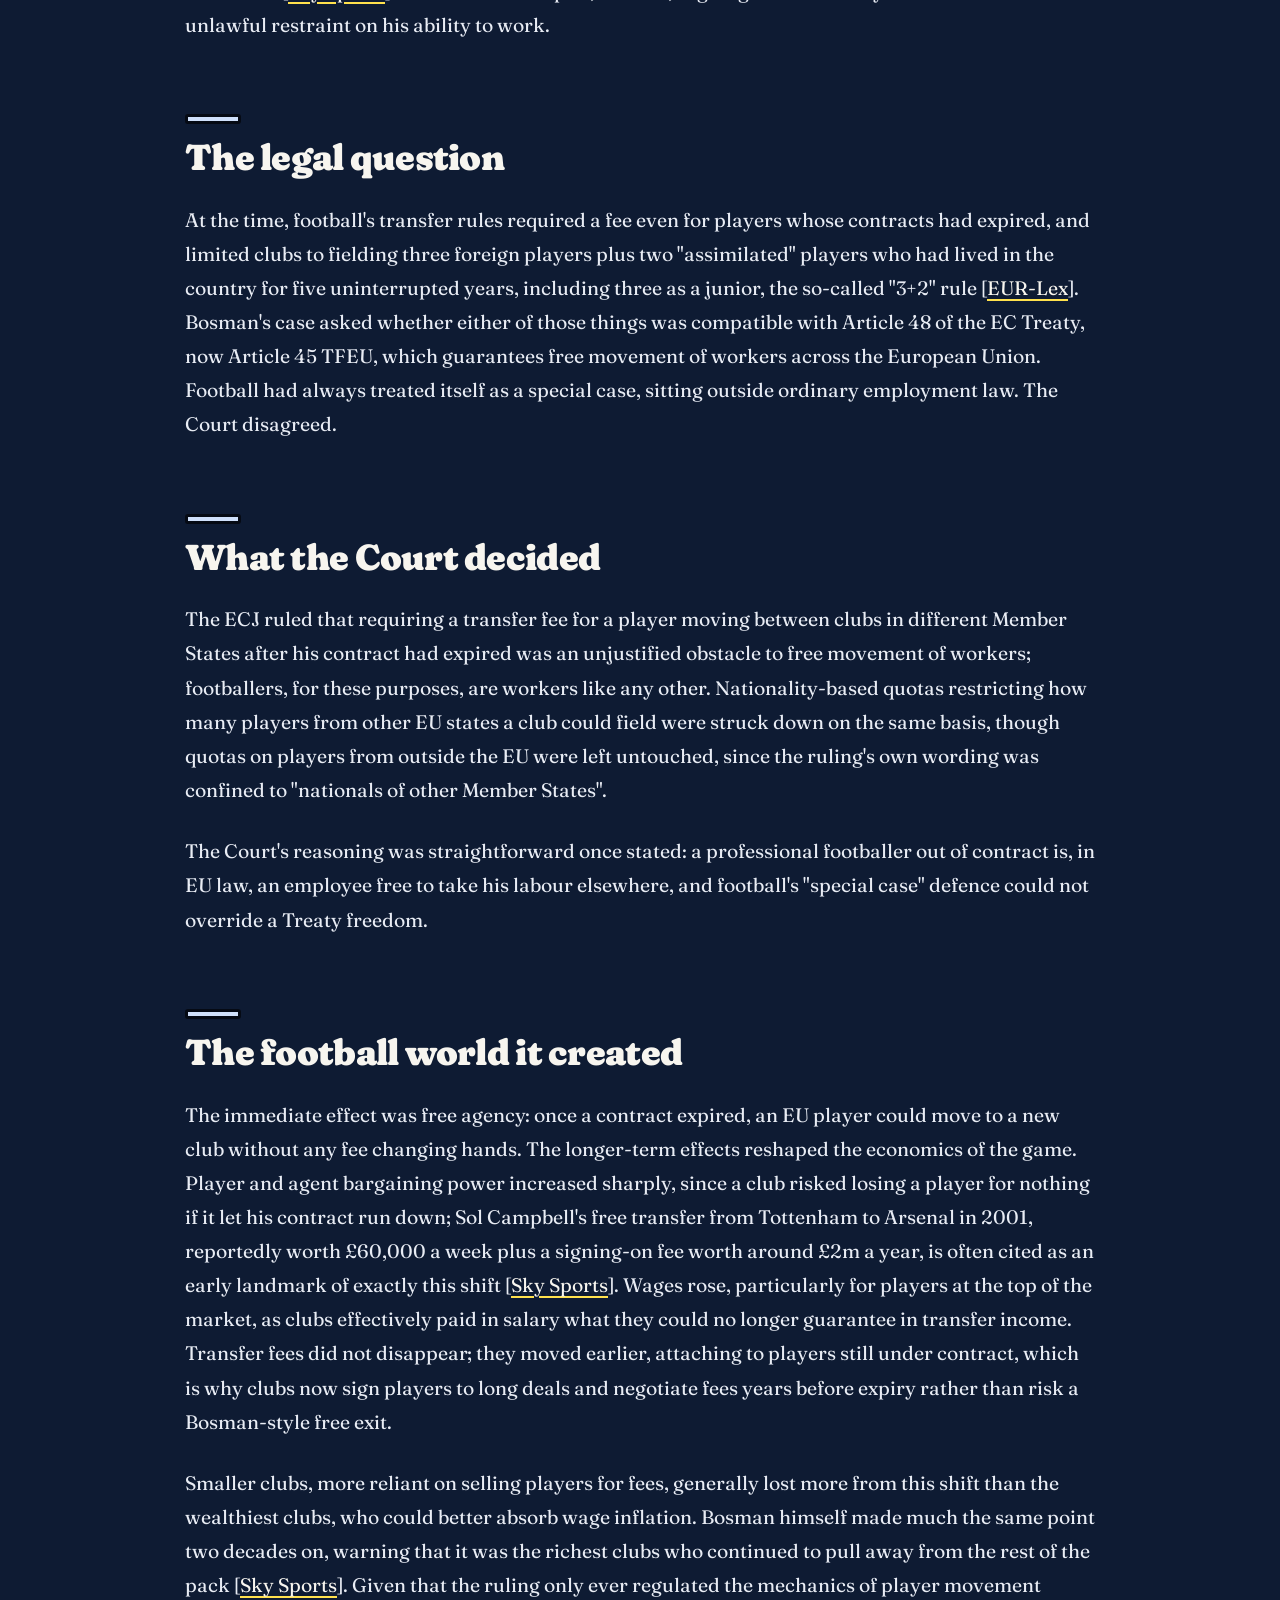
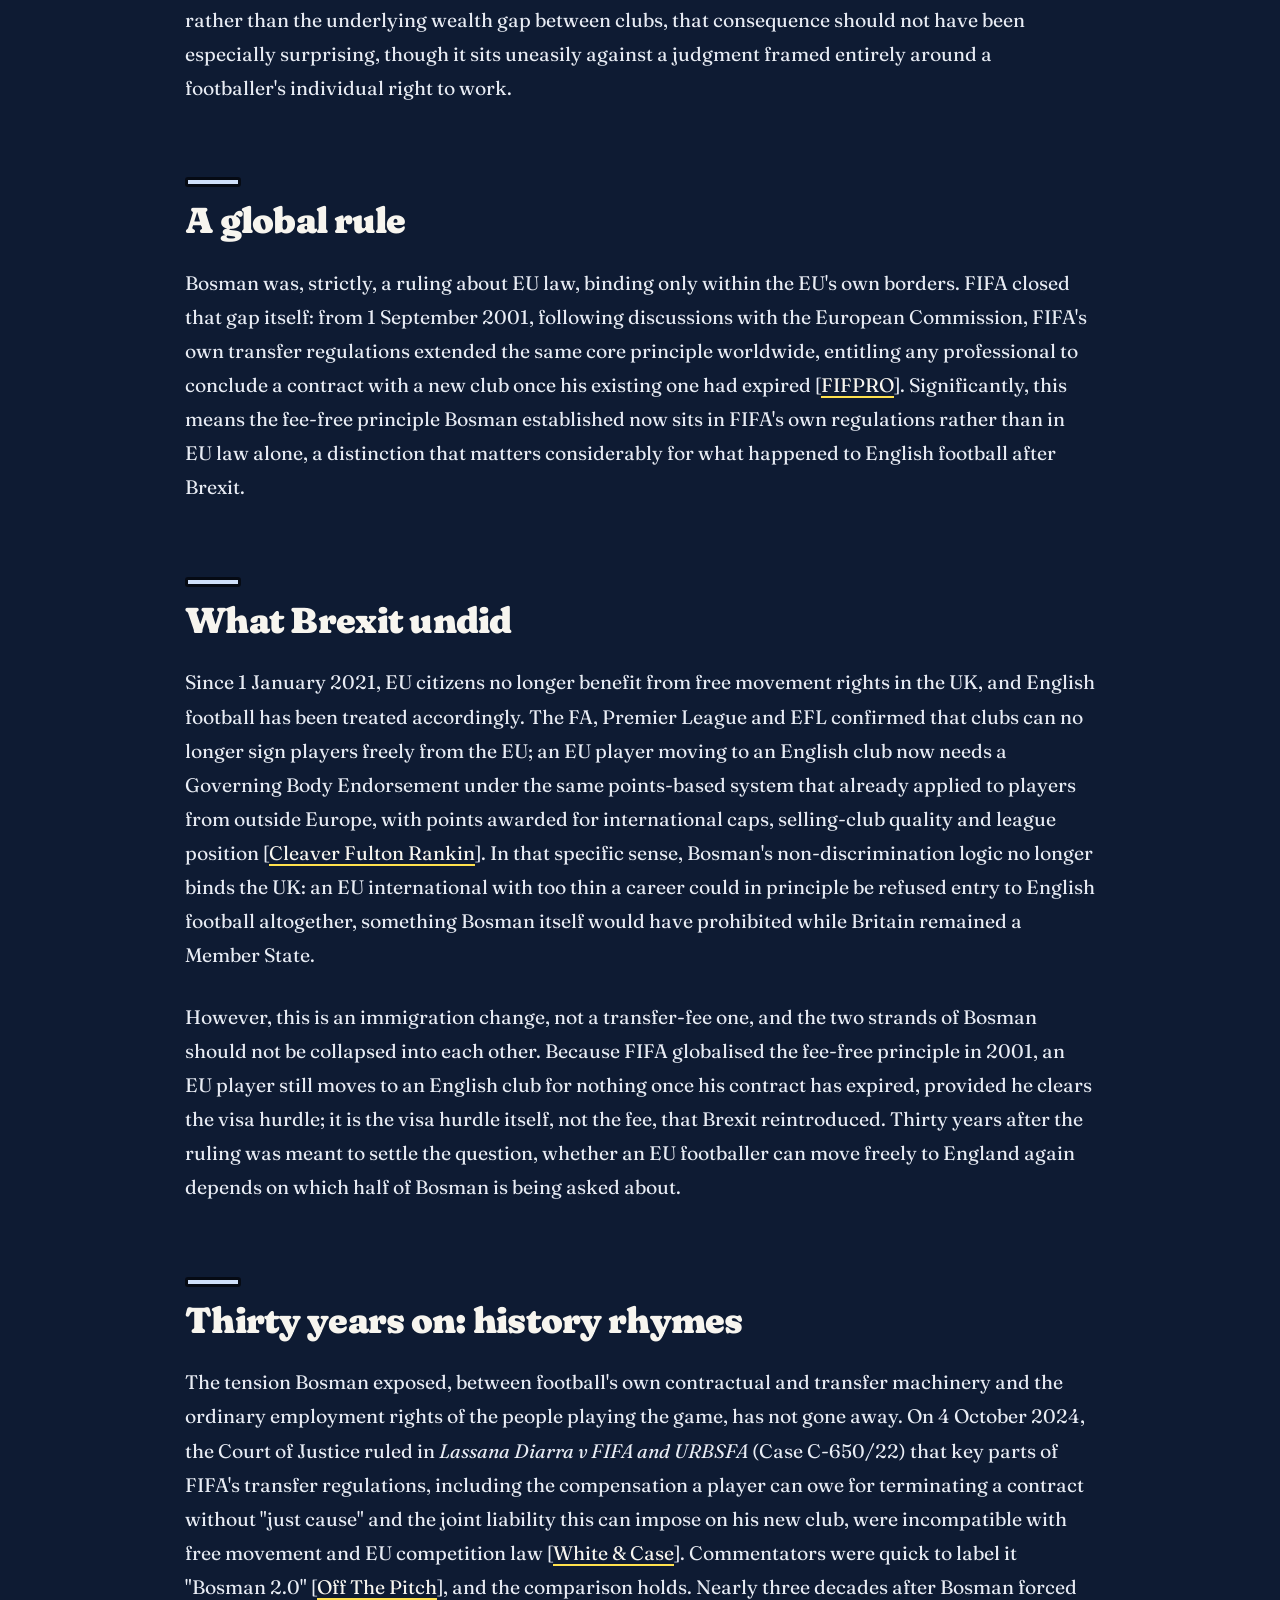
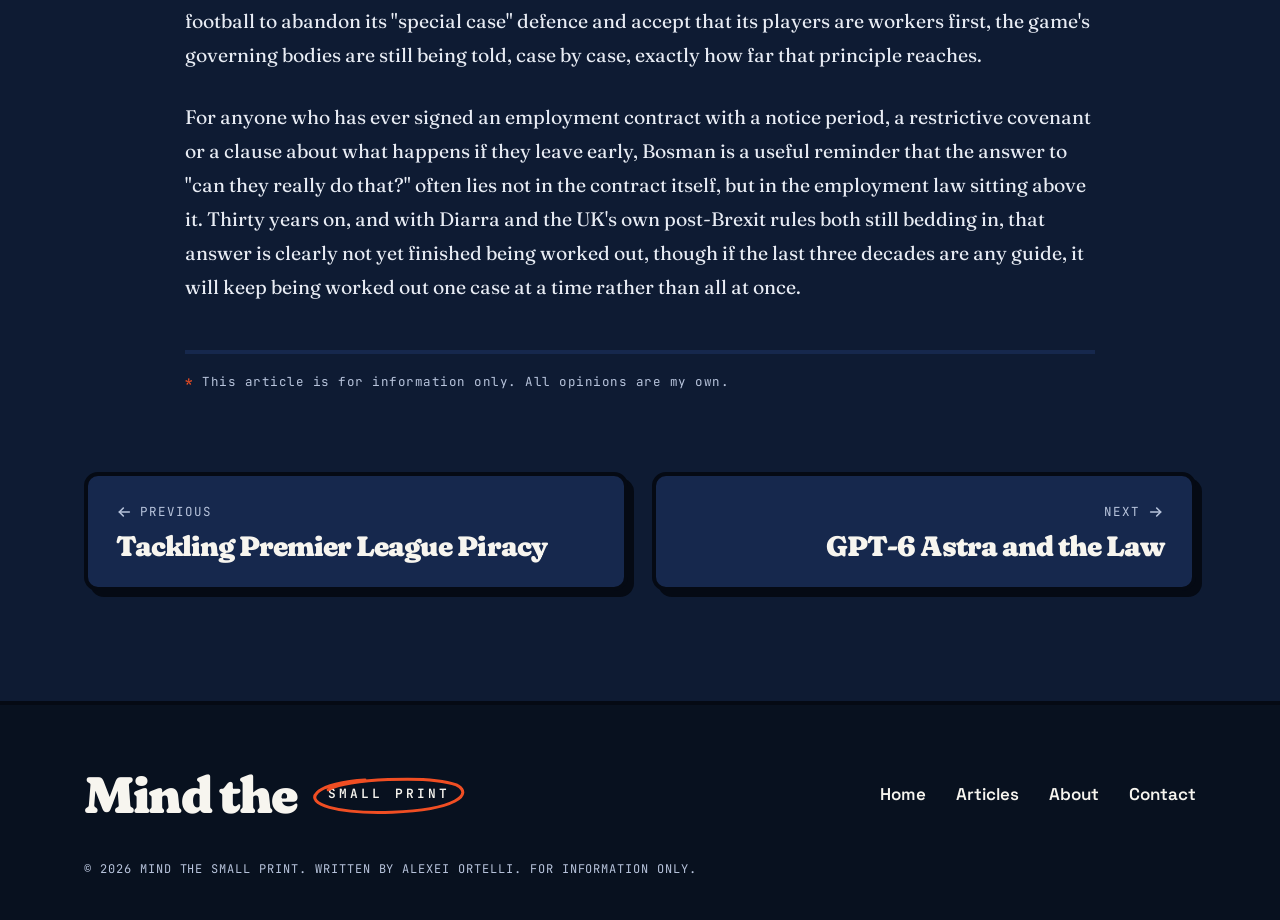
<file: articles/bosman-ruling-at-30.html>
<!DOCTYPE html>
<html lang="en-GB">
<head>
<meta charset="UTF-8">
<meta name="viewport" content="width=device-width, initial-scale=1.0">
<title>The Bosman Ruling at 30 | Mind The Small Print</title>
<meta name="description" content="In 1995, a Belgian midfielder&#x27;s contract dispute reshaped the entire landscape of professional football. Three decades on, I examine the ruling&#x27;s legacy, from Brexit to the 2024 Diarra ruling dubbed Bosman 2.0.">
<meta name="theme-color" content="#0e1b33">
<meta property="og:title" content="The Bosman Ruling at 30 | Mind The Small Print">
<meta property="og:description" content="In 1995, a Belgian midfielder&#x27;s contract dispute reshaped the entire landscape of professional football. Three decades on, I examine the ruling&#x27;s legacy, from Brexit to the 2024 Diarra ruling dubbed Bosman 2.0.">
<meta property="og:type" content="article">
<meta property="og:image" content="https://mindthesmallprint.netlify.app/assets/og-image.png">
<meta name="twitter:card" content="summary_large_image">
<link rel="icon" type="image/png" href="../assets/favicon-32.png">
<link rel="apple-touch-icon" href="../assets/apple-touch-icon.png">
<link rel="preload" href="../assets/fonts/fraunces-latin-full-normal.woff2" as="font" type="font/woff2" crossorigin>
<link rel="stylesheet" href="../css/style.css">
<script>document.documentElement.classList.add('js');</script>
</head>
<body>
  <a href="#main" class="skip-link">Skip to content</a>
  <header class="site-header">
    <div class="header-inner">
      <a href="../index.html" class="logo " aria-label="Mind The Small Print, home"><span class="logo-main">Mind the</span><span class="logo-small">Small print<svg class="logo-ring" viewBox="0 0 200 80" preserveAspectRatio="none" aria-hidden="true"><path d="M24 30 C 44 8, 150 0, 184 20 C 206 38, 184 70, 104 75 C 34 79, -4 58, 10 36 C 18 22, 44 12, 70 10"/></svg></span></a>
      <button class="menu-toggle" type="button" aria-expanded="false" aria-controls="site-nav" aria-label="Open menu">
        <svg viewBox="0 0 24 24" fill="none" stroke="currentColor" stroke-width="2.6" stroke-linecap="round" aria-hidden="true"><line x1="4" y1="7" x2="20" y2="7"/><line x1="4" y1="12" x2="20" y2="12"/><line x1="4" y1="17" x2="20" y2="17"/></svg>
      </button>
      <nav class="site-nav" id="site-nav" aria-label="Main">
      <a href="../index.html" class="nav-link">Home</a>
      <a href="../articles.html" class="nav-link active" aria-current="page">Articles</a>
      <a href="../about.html" class="nav-link">About</a>
      </nav>
    </div>
  </header>
  <div class="progress cat-sports" aria-hidden="true"></div>
  <main id="main" class="cat-sports">
  <section class="hero hero-compact">
    <img class="hero-img" src="../assets/article-bosman-hero.jpg" alt="" fetchpriority="high" style="object-position:center 12%;">
    <div class="hero-inner">
      <div class="badges"><a href="../articles.html?category=Sports%20Law" class="badge cat-sports">Sports Law</a></div>
      <h1 class="display">The Bosman Ruling at 30</h1>
      <div class="hero-meta">
        <span>Alexei Ortelli</span>
        <span>&middot;</span>
        <span>July 2026</span>
        <span>&middot;</span>
        <span>6 min read</span>
      </div>
    </div>
  </section>
  <article>
    <div class="article-body">
      <p><em>Thirty years ago, a Belgian midfielder's contract dispute went to the European Court of Justice and rewrote the economics of professional football. The transfer market it created has never stopped growing.</em></p>
      <p>Clubs spent USD 13.11 billion on international transfer fees in 2025, more than 50% above 2024's total and 35.6% higher than the previous record, set only two years earlier; the first time the market has crossed the USD 10 billion mark at all [<a href="https://inside.fifa.com/transfer-system/media-releases/international-transfers-reach-historic-high-2025" target="_blank" rel="noopener">FIFA</a>]. Thirty years ago, a market of that size would have been unrecognisable, and the one that produces it today exists in something close to its current shape largely because of a single judgment nobody inside football wanted delivered.</p>
      <p>On 15 December 1995, the European Court of Justice handed down its judgment in <em>Union Royale Belge des Sociétés de Football Association ASBL v Bosman</em> (Case C-415/93), a dispute between a Belgian club and a midfielder few outside Belgium had heard of [<a href="https://eur-lex.europa.eu/legal-content/EN/TXT/?uri=celex:61993CJ0415" target="_blank" rel="noopener">EUR-Lex</a>]. Thirty years on, few rulings anywhere in sports law have done more to reshape the industry that now produces figures like the one above. Bosman remains the single most consequential piece of sports law in modern football.</p>
      <h2>A contract dispute that escalated</h2>
      <p>Jean-Marc Bosman's contract with RFC Liège expired in 1990. He wanted to move to French second-division side US Dunkerque, who were willing to sign him but not willing to pay the transfer fee Liège demanded for a player whose contract had already run out. When the deal collapsed, Liège cut Bosman's wages by around 75%, to roughly £500 a month, and refused to let him leave for anyone else either [<a href="https://www.skysports.com/football/news/11096/10100134/how-the-bosman-rule-changed-football-20-years-on" target="_blank" rel="noopener">Sky Sports</a>]. Rather than accept it, he sued, arguing the transfer system itself was an unlawful restraint on his ability to work.</p>
      <h2>The legal question</h2>
      <p>At the time, football's transfer rules required a fee even for players whose contracts had expired, and limited clubs to fielding three foreign players plus two "assimilated" players who had lived in the country for five uninterrupted years, including three as a junior, the so-called "3+2" rule [<a href="https://eur-lex.europa.eu/legal-content/EN/TXT/PDF/?uri=CELEX:61993CJ0415&amp;rid=1" target="_blank" rel="noopener">EUR-Lex</a>]. Bosman's case asked whether either of those things was compatible with Article 48 of the EC Treaty, now Article 45 TFEU, which guarantees free movement of workers across the European Union. Football had always treated itself as a special case, sitting outside ordinary employment law. The Court disagreed.</p>
      <h2>What the Court decided</h2>
      <p>The ECJ ruled that requiring a transfer fee for a player moving between clubs in different Member States after his contract had expired was an unjustified obstacle to free movement of workers; footballers, for these purposes, are workers like any other. Nationality-based quotas restricting how many players from other EU states a club could field were struck down on the same basis, though quotas on players from outside the EU were left untouched, since the ruling's own wording was confined to "nationals of other Member States".</p>
      <p>The Court's reasoning was straightforward once stated: a professional footballer out of contract is, in EU law, an employee free to take his labour elsewhere, and football's "special case" defence could not override a Treaty freedom.</p>
      <h2>The football world it created</h2>
      <p>The immediate effect was free agency: once a contract expired, an EU player could move to a new club without any fee changing hands. The longer-term effects reshaped the economics of the game. Player and agent bargaining power increased sharply, since a club risked losing a player for nothing if it let his contract run down; Sol Campbell's free transfer from Tottenham to Arsenal in 2001, reportedly worth £60,000 a week plus a signing-on fee worth around £2m a year, is often cited as an early landmark of exactly this shift [<a href="https://www.skysports.com/football/news/11096/10100134/how-the-bosman-rule-changed-football-20-years-on" target="_blank" rel="noopener">Sky Sports</a>]. Wages rose, particularly for players at the top of the market, as clubs effectively paid in salary what they could no longer guarantee in transfer income. Transfer fees did not disappear; they moved earlier, attaching to players still under contract, which is why clubs now sign players to long deals and negotiate fees years before expiry rather than risk a Bosman-style free exit.</p>
      <p>Smaller clubs, more reliant on selling players for fees, generally lost more from this shift than the wealthiest clubs, who could better absorb wage inflation. Bosman himself made much the same point two decades on, warning that it was the richest clubs who continued to pull away from the rest of the pack [<a href="https://www.skysports.com/football/news/11096/10100134/how-the-bosman-rule-changed-football-20-years-on" target="_blank" rel="noopener">Sky Sports</a>]. Given that the ruling only ever regulated the mechanics of player movement rather than the underlying wealth gap between clubs, that consequence should not have been especially surprising, though it sits uneasily against a judgment framed entirely around a footballer's individual right to work.</p>
      <h2>A global rule</h2>
      <p>Bosman was, strictly, a ruling about EU law, binding only within the EU's own borders. FIFA closed that gap itself: from 1 September 2001, following discussions with the European Commission, FIFA's own transfer regulations extended the same core principle worldwide, entitling any professional to conclude a contract with a new club once his existing one had expired [<a href="https://fifpro.org/en/who-we-are/our-organisation/history/free-agent-footballers-20th-anniversary-of-a-dramatic-rule-change" target="_blank" rel="noopener">FIFPRO</a>]. Significantly, this means the fee-free principle Bosman established now sits in FIFA's own regulations rather than in EU law alone, a distinction that matters considerably for what happened to English football after Brexit.</p>
      <h2>What Brexit undid</h2>
      <p>Since 1 January 2021, EU citizens no longer benefit from free movement rights in the UK, and English football has been treated accordingly. The FA, Premier League and EFL confirmed that clubs can no longer sign players freely from the EU; an EU player moving to an English club now needs a Governing Body Endorsement under the same points-based system that already applied to players from outside Europe, with points awarded for international caps, selling-club quality and league position [<a href="https://cleaverfultonrankin.co.uk/legal-update/how-brexit-and-immigration-will-impact-premier-league-transfers/" target="_blank" rel="noopener">Cleaver Fulton Rankin</a>]. In that specific sense, Bosman's non-discrimination logic no longer binds the UK: an EU international with too thin a career could in principle be refused entry to English football altogether, something Bosman itself would have prohibited while Britain remained a Member State.</p>
      <p>However, this is an immigration change, not a transfer-fee one, and the two strands of Bosman should not be collapsed into each other. Because FIFA globalised the fee-free principle in 2001, an EU player still moves to an English club for nothing once his contract has expired, provided he clears the visa hurdle; it is the visa hurdle itself, not the fee, that Brexit reintroduced. Thirty years after the ruling was meant to settle the question, whether an EU footballer can move freely to England again depends on which half of Bosman is being asked about.</p>
      <h2>Thirty years on: history rhymes</h2>
      <p>The tension Bosman exposed, between football's own contractual and transfer machinery and the ordinary employment rights of the people playing the game, has not gone away. On 4 October 2024, the Court of Justice ruled in <em>Lassana Diarra v FIFA and URBSFA</em> (Case C-650/22) that key parts of FIFA's transfer regulations, including the compensation a player can owe for terminating a contract without "just cause" and the joint liability this can impose on his new club, were incompatible with free movement and EU competition law [<a href="https://www.whitecase.com/insight-alert/ecj-decision-diarra-case-some-fifas-players-transfer-rules-are-incompatible-eu-law" target="_blank" rel="noopener">White &amp; Case</a>]. Commentators were quick to label it "Bosman 2.0" [<a href="https://www.offthepitch.com/a/bosman-20-has-europes-highest-court-written-transfer-fees-death-sentence" target="_blank" rel="noopener">Off The Pitch</a>], and the comparison holds. Nearly three decades after Bosman forced football to abandon its "special case" defence and accept that its players are workers first, the game's governing bodies are still being told, case by case, exactly how far that principle reaches.</p>
      <p>For anyone who has ever signed an employment contract with a notice period, a restrictive covenant or a clause about what happens if they leave early, Bosman is a useful reminder that the answer to "can they really do that?" often lies not in the contract itself, but in the employment law sitting above it. Thirty years on, and with Diarra and the UK's own post-Brexit rules both still bedding in, that answer is clearly not yet finished being worked out, though if the last three decades are any guide, it will keep being worked out one case at a time rather than all at once.</p>
    </div>
    <div class="disclaimer">
      <p>This article is for information only. All opinions are my own.</p>
    </div>
  </article>
  <nav class="article-nav" aria-label="More articles">
    <a href="tackling-premier-league-piracy.html" class="nav-card prev"><span class="small-print"><svg viewBox="0 0 24 24" fill="none" stroke="currentColor" stroke-width="2.4" stroke-linecap="round" stroke-linejoin="round" aria-hidden="true"><line x1="20" y1="12" x2="5" y2="12"/><polyline points="11 6 5 12 11 18"/></svg> Previous</span><span class="nav-title display">Tackling Premier League Piracy</span></a>
    <a href="gpt-6-astra-and-the-law.html" class="nav-card next"><span class="small-print">Next <svg viewBox="0 0 24 24" fill="none" stroke="currentColor" stroke-width="2.4" stroke-linecap="round" stroke-linejoin="round" aria-hidden="true"><line x1="4" y1="12" x2="19" y2="12"/><polyline points="13 6 19 12 13 18"/></svg></span><span class="nav-title display">GPT-6 Astra and the Law</span></a>
  </nav>
  </main>
  <footer class="site-footer">
    <div class="footer-inner">
      <a href="../index.html" class="logo footer-logo" aria-label="Mind The Small Print, home"><span class="logo-main">Mind the</span><span class="logo-small">Small print<svg class="logo-ring" viewBox="0 0 200 80" preserveAspectRatio="none" aria-hidden="true"><path d="M24 30 C 44 8, 150 0, 184 20 C 206 38, 184 70, 104 75 C 34 79, -4 58, 10 36 C 18 22, 44 12, 70 10"/></svg></span></a>
      <nav class="footer-links" aria-label="Footer">
        <a href="../index.html">Home</a>
        <a href="../articles.html">Articles</a>
        <a href="../about.html">About</a>
        <a href="mailto:Alexeiortelli@outlook.com">Contact</a>
      </nav>
    </div>
    <div class="footer-bottom">
      &copy; <span id="year"></span> Mind The Small Print. Written by Alexei Ortelli. For information only.
    </div>
  </footer>
  <script src="../js/articles-data.js"></script>
  <script src="../js/main.js"></script>
</body>
</html>
</file>
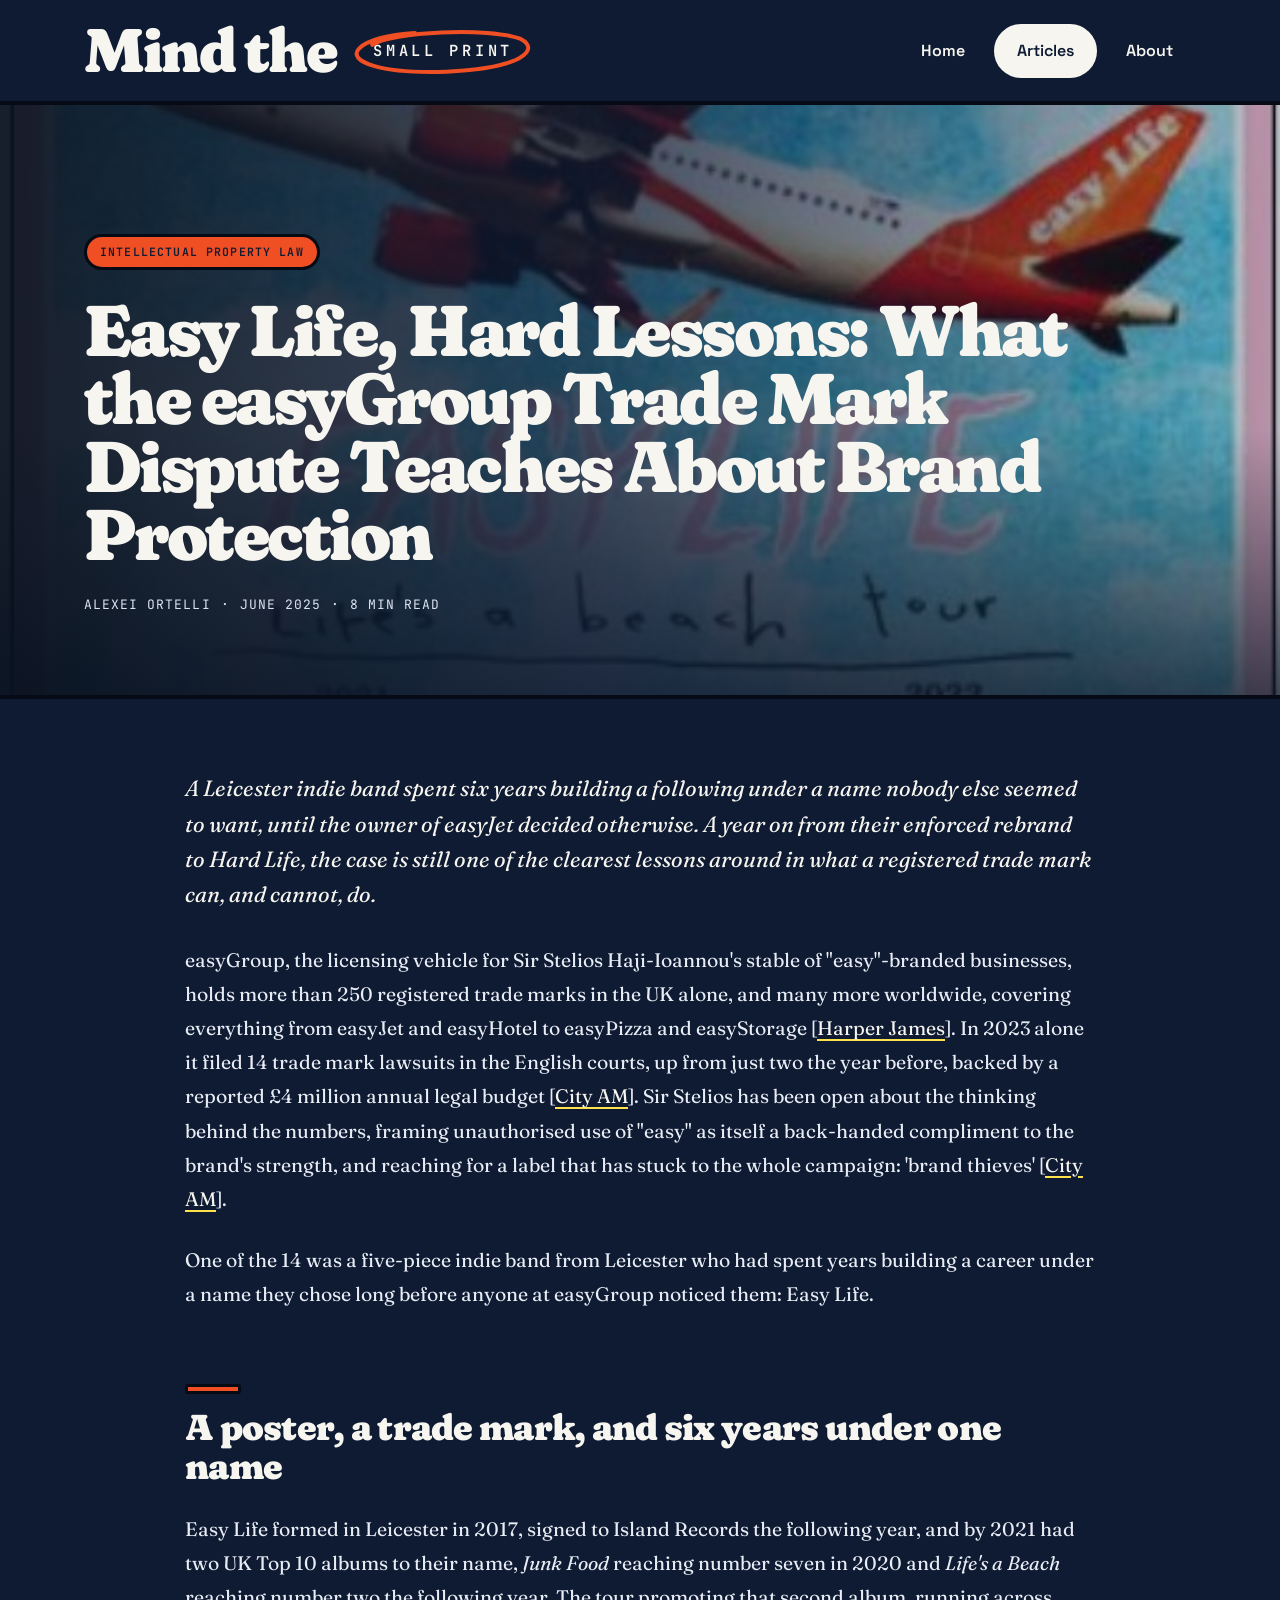
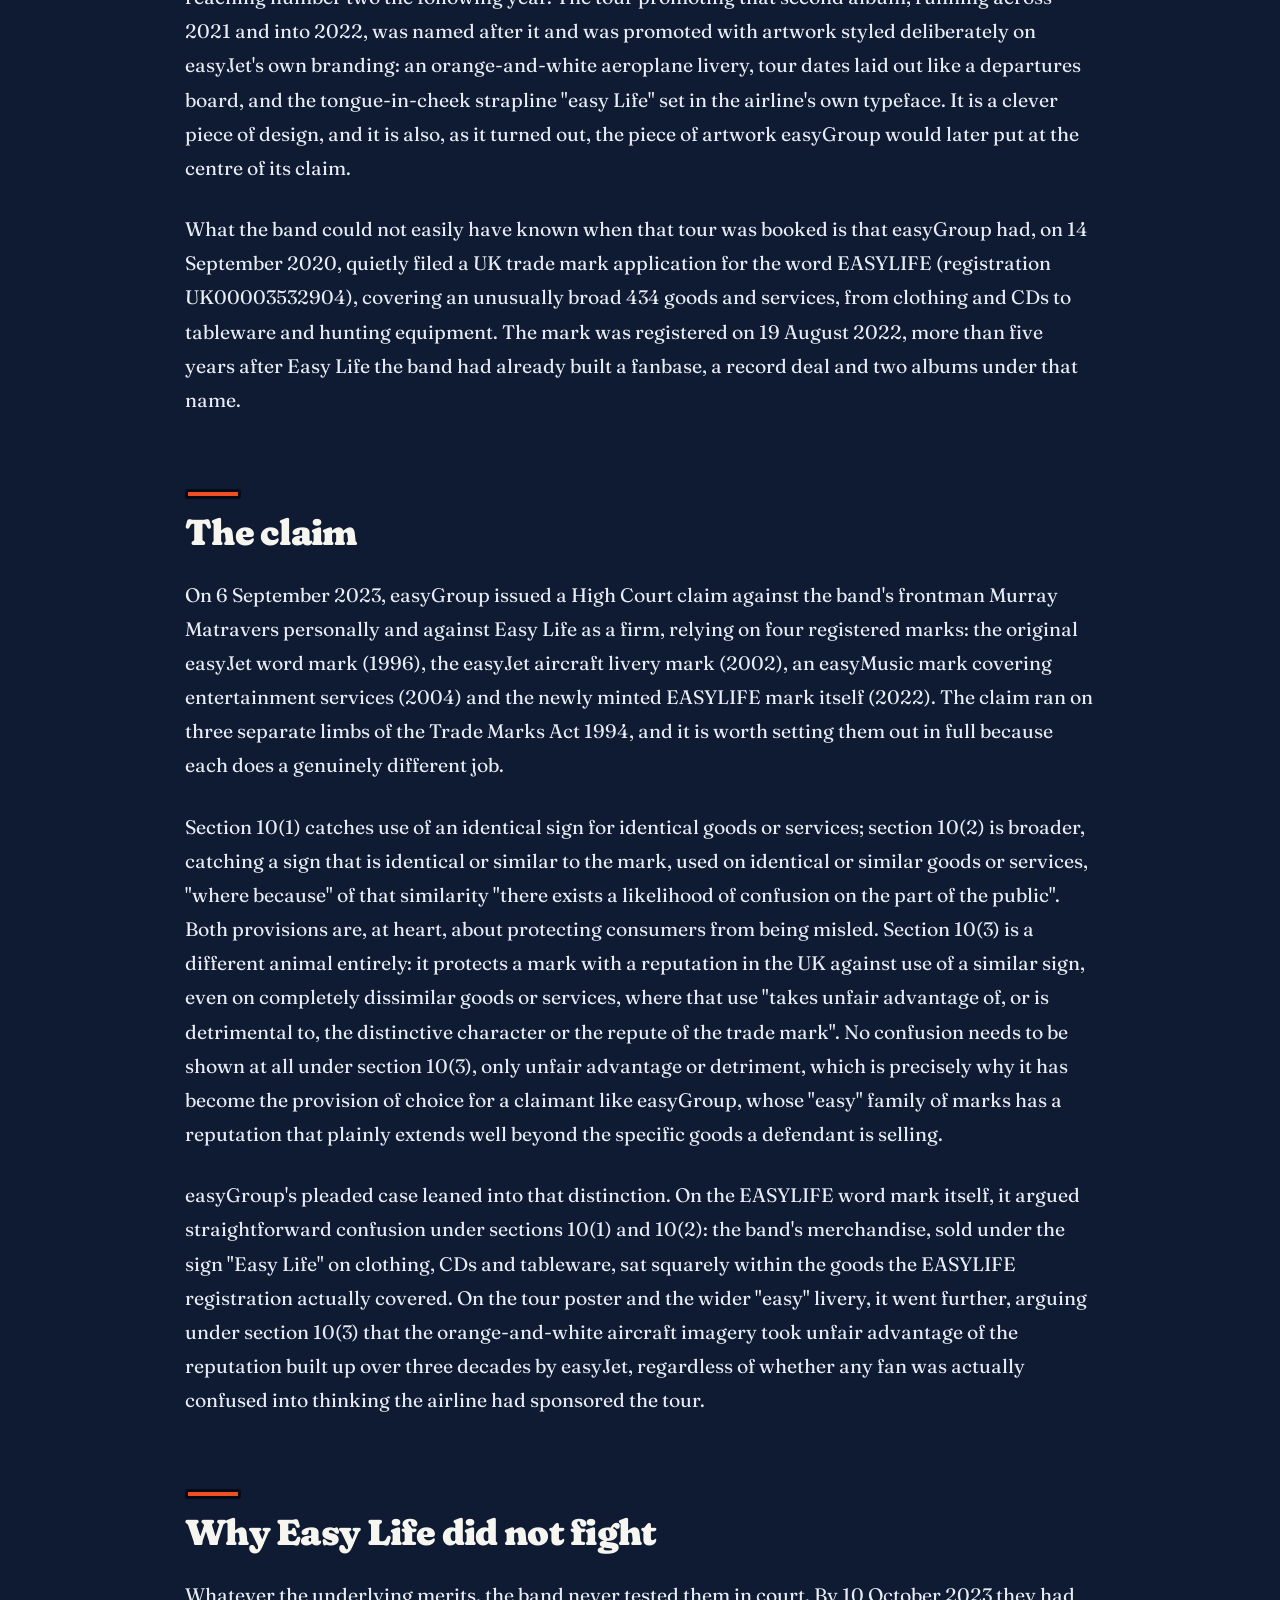
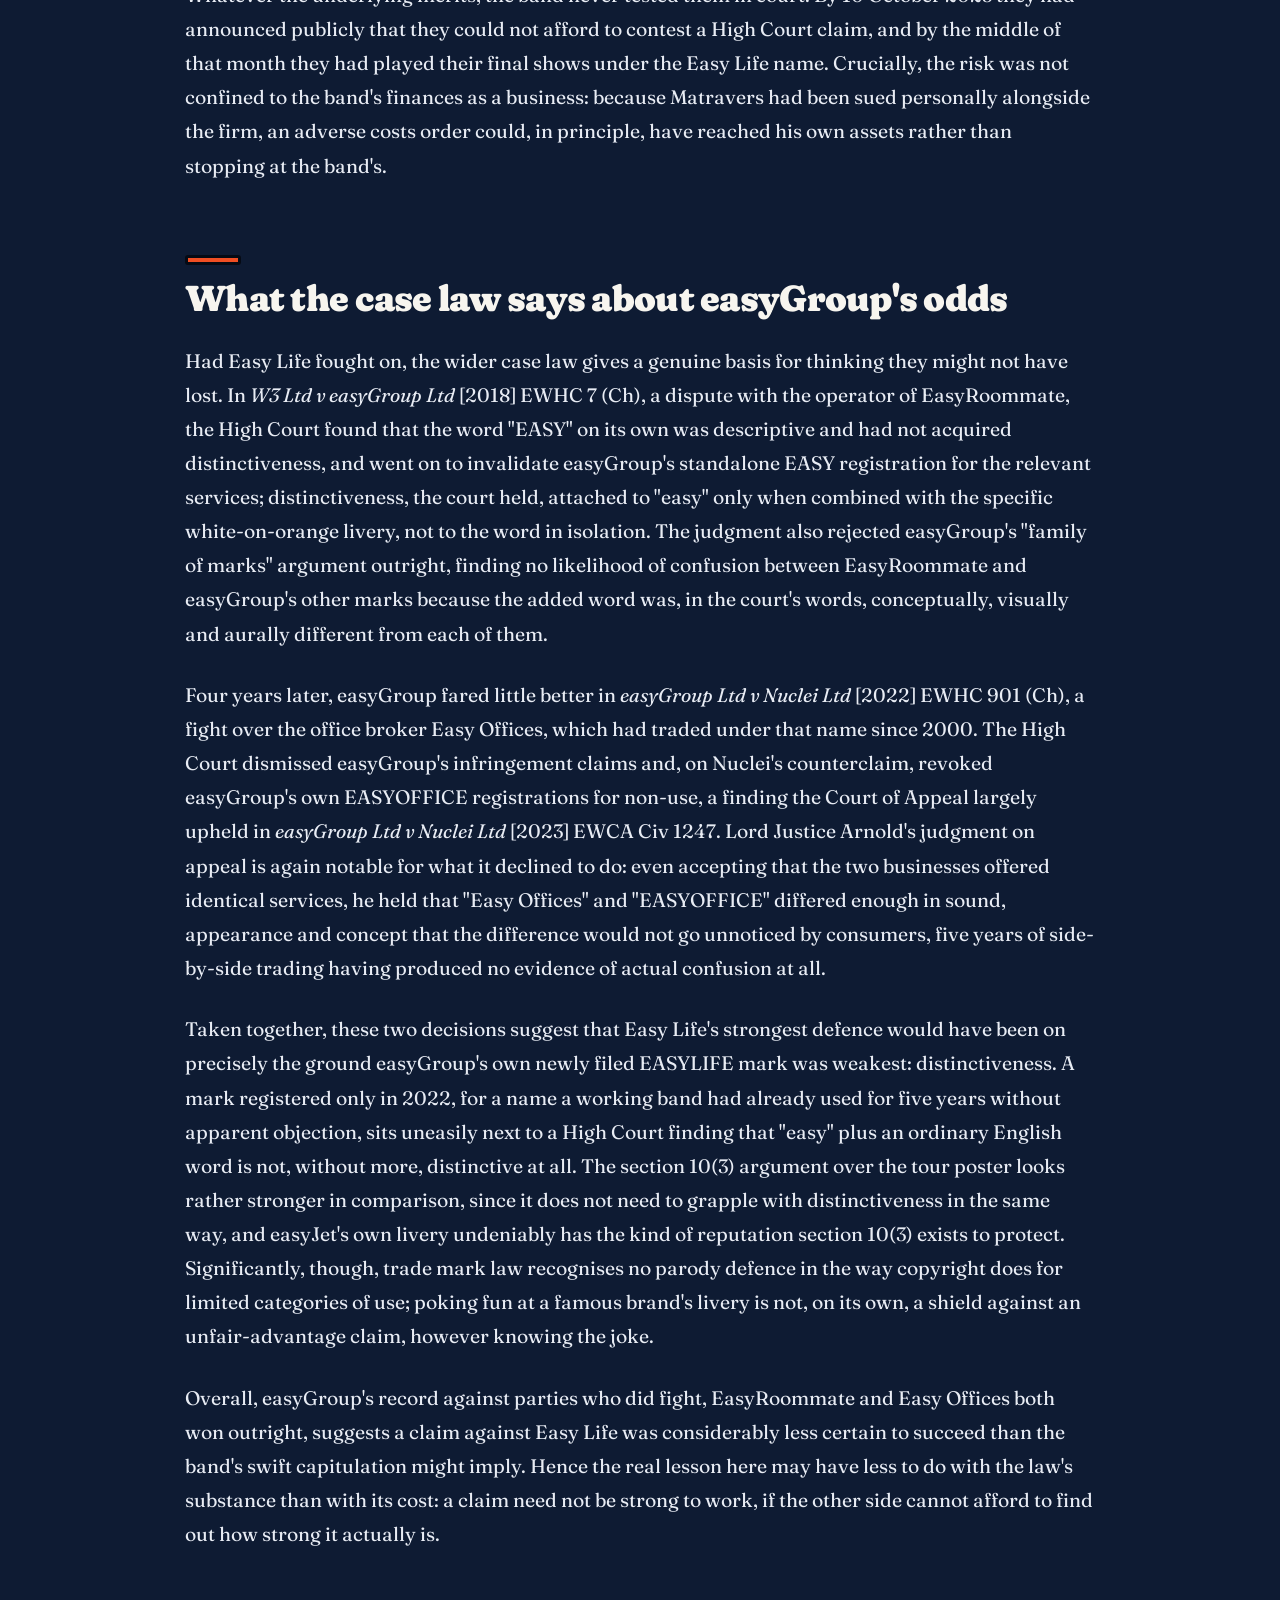
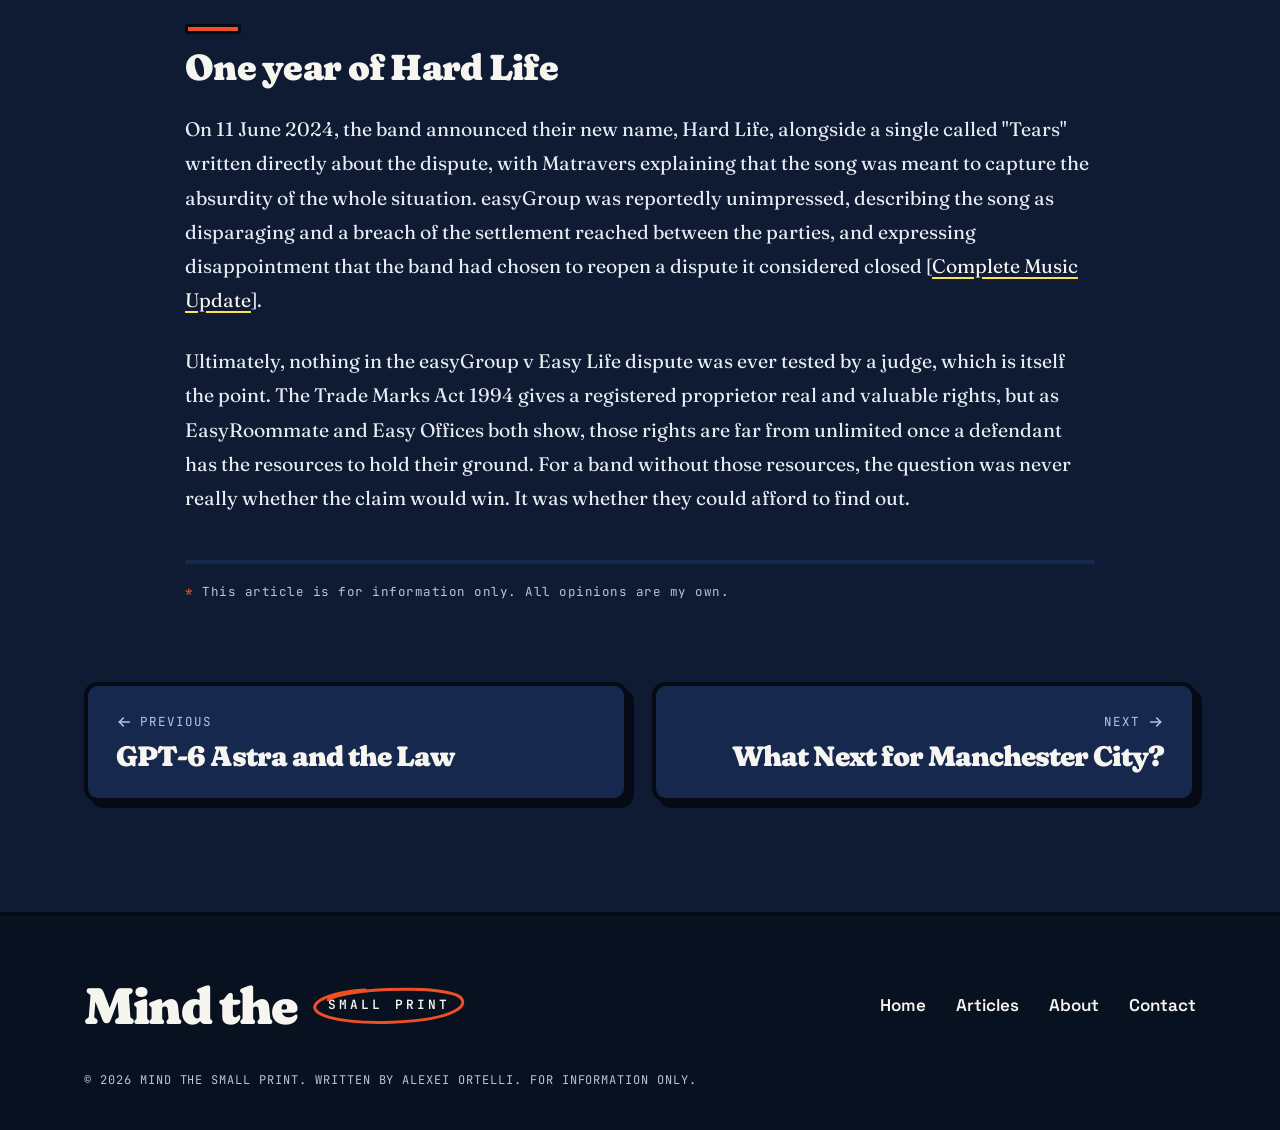
<file: articles/easygroup-v-easy-life-trade-mark-dispute.html>
<!DOCTYPE html>
<html lang="en-GB">
<head>
<meta charset="UTF-8">
<meta name="viewport" content="width=device-width, initial-scale=1.0">
<title>Easy Life, Hard Lessons: What the easyGroup Trade Mark Dispute Teaches About Brand Protection | Mind The Small Print</title>
<meta name="description" content="A Leicester indie band spent six years building a following under a name easyGroup decided it owned. A year on from their enforced rebrand to Hard Life, here&#x27;s what the case shows about UK Trade Mark law.">
<meta name="theme-color" content="#0e1b33">
<meta property="og:title" content="Easy Life, Hard Lessons: What the easyGroup Trade Mark Dispute Teaches About Brand Protection | Mind The Small Print">
<meta property="og:description" content="A Leicester indie band spent six years building a following under a name easyGroup decided it owned. A year on from their enforced rebrand to Hard Life, here&#x27;s what the case shows about UK Trade Mark law.">
<meta property="og:type" content="article">
<meta property="og:image" content="https://mindthesmallprint.netlify.app/assets/og-image.png">
<meta name="twitter:card" content="summary_large_image">
<link rel="icon" type="image/png" href="../assets/favicon-32.png">
<link rel="apple-touch-icon" href="../assets/apple-touch-icon.png">
<link rel="preload" href="../assets/fonts/fraunces-latin-full-normal.woff2" as="font" type="font/woff2" crossorigin>
<link rel="stylesheet" href="../css/style.css">
<script>document.documentElement.classList.add('js');</script>
</head>
<body>
  <a href="#main" class="skip-link">Skip to content</a>
  <header class="site-header">
    <div class="header-inner">
      <a href="../index.html" class="logo " aria-label="Mind The Small Print, home"><span class="logo-main">Mind the</span><span class="logo-small">Small print<svg class="logo-ring" viewBox="0 0 200 80" preserveAspectRatio="none" aria-hidden="true"><path d="M24 30 C 44 8, 150 0, 184 20 C 206 38, 184 70, 104 75 C 34 79, -4 58, 10 36 C 18 22, 44 12, 70 10"/></svg></span></a>
      <button class="menu-toggle" type="button" aria-expanded="false" aria-controls="site-nav" aria-label="Open menu">
        <svg viewBox="0 0 24 24" fill="none" stroke="currentColor" stroke-width="2.6" stroke-linecap="round" aria-hidden="true"><line x1="4" y1="7" x2="20" y2="7"/><line x1="4" y1="12" x2="20" y2="12"/><line x1="4" y1="17" x2="20" y2="17"/></svg>
      </button>
      <nav class="site-nav" id="site-nav" aria-label="Main">
      <a href="../index.html" class="nav-link">Home</a>
      <a href="../articles.html" class="nav-link active" aria-current="page">Articles</a>
      <a href="../about.html" class="nav-link">About</a>
      </nav>
    </div>
  </header>
  <div class="progress cat-ip" aria-hidden="true"></div>
  <main id="main" class="cat-ip">
  <section class="hero hero-compact">
    <img class="hero-img" src="../assets/article-easylife-hero.jpg" alt="" fetchpriority="high">
    <div class="hero-inner">
      <div class="badges"><a href="../articles.html?category=Intellectual%20Property%20Law" class="badge cat-ip">Intellectual Property Law</a></div>
      <h1 class="display">Easy Life, Hard Lessons: What the easyGroup Trade Mark Dispute Teaches About Brand Protection</h1>
      <div class="hero-meta">
        <span>Alexei Ortelli</span>
        <span>&middot;</span>
        <span>June 2025</span>
        <span>&middot;</span>
        <span>8 min read</span>
      </div>
    </div>
  </section>
  <article>
    <div class="article-body">
      <p><em>A Leicester indie band spent six years building a following under a name nobody else seemed to want, until the owner of easyJet decided otherwise. A year on from their enforced rebrand to Hard Life, the case is still one of the clearest lessons around in what a registered trade mark can, and cannot, do.</em></p>
      <p>easyGroup, the licensing vehicle for Sir Stelios Haji-Ioannou's stable of "easy"-branded businesses, holds more than 250 registered trade marks in the UK alone, and many more worldwide, covering everything from easyJet and easyHotel to easyPizza and easyStorage [<a href="https://harperjames.co.uk/news/easygroup-brand-strategy/" target="_blank" rel="noopener">Harper James</a>]. In 2023 alone it filed 14 trade mark lawsuits in the English courts, up from just two the year before, backed by a reported £4 million annual legal budget [<a href="https://www.cityam.com/an-easy-target-meet-the-firms-being-sued-in-easygroups-trademark-war/" target="_blank" rel="noopener">City AM</a>]. Sir Stelios has been open about the thinking behind the numbers, framing unauthorised use of "easy" as itself a back-handed compliment to the brand's strength, and reaching for a label that has stuck to the whole campaign: 'brand thieves' [<a href="https://www.cityam.com/an-easy-target-meet-the-firms-being-sued-in-easygroups-trademark-war/" target="_blank" rel="noopener">City AM</a>].</p>
      <p>One of the 14 was a five-piece indie band from Leicester who had spent years building a career under a name they chose long before anyone at easyGroup noticed them: Easy Life.</p>
      <h2>A poster, a trade mark, and six years under one name</h2>
      <p>Easy Life formed in Leicester in 2017, signed to Island Records the following year, and by 2021 had two UK Top 10 albums to their name, <em>Junk Food</em> reaching number seven in 2020 and <em>Life's a Beach</em> reaching number two the following year. The tour promoting that second album, running across 2021 and into 2022, was named after it and was promoted with artwork styled deliberately on easyJet's own branding: an orange-and-white aeroplane livery, tour dates laid out like a departures board, and the tongue-in-cheek strapline "easy Life" set in the airline's own typeface. It is a clever piece of design, and it is also, as it turned out, the piece of artwork easyGroup would later put at the centre of its claim.</p>
      <p>What the band could not easily have known when that tour was booked is that easyGroup had, on 14 September 2020, quietly filed a UK trade mark application for the word EASYLIFE (registration UK00003532904), covering an unusually broad 434 goods and services, from clothing and CDs to tableware and hunting equipment. The mark was registered on 19 August 2022, more than five years after Easy Life the band had already built a fanbase, a record deal and two albums under that name.</p>
      <h2>The claim</h2>
      <p>On 6 September 2023, easyGroup issued a High Court claim against the band's frontman Murray Matravers personally and against Easy Life as a firm, relying on four registered marks: the original easyJet word mark (1996), the easyJet aircraft livery mark (2002), an easyMusic mark covering entertainment services (2004) and the newly minted EASYLIFE mark itself (2022). The claim ran on three separate limbs of the Trade Marks Act 1994, and it is worth setting them out in full because each does a genuinely different job.</p>
      <p>Section 10(1) catches use of an identical sign for identical goods or services; section 10(2) is broader, catching a sign that is identical or similar to the mark, used on identical or similar goods or services, "where because" of that similarity "there exists a likelihood of confusion on the part of the public". Both provisions are, at heart, about protecting consumers from being misled. Section 10(3) is a different animal entirely: it protects a mark with a reputation in the UK against use of a similar sign, even on completely dissimilar goods or services, where that use "takes unfair advantage of, or is detrimental to, the distinctive character or the repute of the trade mark". No confusion needs to be shown at all under section 10(3), only unfair advantage or detriment, which is precisely why it has become the provision of choice for a claimant like easyGroup, whose "easy" family of marks has a reputation that plainly extends well beyond the specific goods a defendant is selling.</p>
      <p>easyGroup's pleaded case leaned into that distinction. On the EASYLIFE word mark itself, it argued straightforward confusion under sections 10(1) and 10(2): the band's merchandise, sold under the sign "Easy Life" on clothing, CDs and tableware, sat squarely within the goods the EASYLIFE registration actually covered. On the tour poster and the wider "easy" livery, it went further, arguing under section 10(3) that the orange-and-white aircraft imagery took unfair advantage of the reputation built up over three decades by easyJet, regardless of whether any fan was actually confused into thinking the airline had sponsored the tour.</p>
      <h2>Why Easy Life did not fight</h2>
      <p>Whatever the underlying merits, the band never tested them in court. By 10 October 2023 they had announced publicly that they could not afford to contest a High Court claim, and by the middle of that month they had played their final shows under the Easy Life name. Crucially, the risk was not confined to the band's finances as a business: because Matravers had been sued personally alongside the firm, an adverse costs order could, in principle, have reached his own assets rather than stopping at the band's.</p>
      <h2>What the case law says about easyGroup's odds</h2>
      <p>Had Easy Life fought on, the wider case law gives a genuine basis for thinking they might not have lost. In <em>W3 Ltd v easyGroup Ltd</em> [2018] EWHC 7 (Ch), a dispute with the operator of EasyRoommate, the High Court found that the word "EASY" on its own was descriptive and had not acquired distinctiveness, and went on to invalidate easyGroup's standalone EASY registration for the relevant services; distinctiveness, the court held, attached to "easy" only when combined with the specific white-on-orange livery, not to the word in isolation. The judgment also rejected easyGroup's "family of marks" argument outright, finding no likelihood of confusion between EasyRoommate and easyGroup's other marks because the added word was, in the court's words, conceptually, visually and aurally different from each of them.</p>
      <p>Four years later, easyGroup fared little better in <em>easyGroup Ltd v Nuclei Ltd</em> [2022] EWHC 901 (Ch), a fight over the office broker Easy Offices, which had traded under that name since 2000. The High Court dismissed easyGroup's infringement claims and, on Nuclei's counterclaim, revoked easyGroup's own EASYOFFICE registrations for non-use, a finding the Court of Appeal largely upheld in <em>easyGroup Ltd v Nuclei Ltd</em> [2023] EWCA Civ 1247. Lord Justice Arnold's judgment on appeal is again notable for what it declined to do: even accepting that the two businesses offered identical services, he held that "Easy Offices" and "EASYOFFICE" differed enough in sound, appearance and concept that the difference would not go unnoticed by consumers, five years of side-by-side trading having produced no evidence of actual confusion at all.</p>
      <p>Taken together, these two decisions suggest that Easy Life's strongest defence would have been on precisely the ground easyGroup's own newly filed EASYLIFE mark was weakest: distinctiveness. A mark registered only in 2022, for a name a working band had already used for five years without apparent objection, sits uneasily next to a High Court finding that "easy" plus an ordinary English word is not, without more, distinctive at all. The section 10(3) argument over the tour poster looks rather stronger in comparison, since it does not need to grapple with distinctiveness in the same way, and easyJet's own livery undeniably has the kind of reputation section 10(3) exists to protect. Significantly, though, trade mark law recognises no parody defence in the way copyright does for limited categories of use; poking fun at a famous brand's livery is not, on its own, a shield against an unfair-advantage claim, however knowing the joke.</p>
      <p>Overall, easyGroup's record against parties who did fight, EasyRoommate and Easy Offices both won outright, suggests a claim against Easy Life was considerably less certain to succeed than the band's swift capitulation might imply. Hence the real lesson here may have less to do with the law's substance than with its cost: a claim need not be strong to work, if the other side cannot afford to find out how strong it actually is.</p>
      <h2>One year of Hard Life</h2>
      <p>On 11 June 2024, the band announced their new name, Hard Life, alongside a single called "Tears" written directly about the dispute, with Matravers explaining that the song was meant to capture the absurdity of the whole situation. easyGroup was reportedly unimpressed, describing the song as disparaging and a breach of the settlement reached between the parties, and expressing disappointment that the band had chosen to reopen a dispute it considered closed [<a href="https://completemusicupdate.com/easy-life-return-as-hard-life-following-easygroup-legal-battle/" target="_blank" rel="noopener">Complete Music Update</a>].</p>
      <p>Ultimately, nothing in the easyGroup v Easy Life dispute was ever tested by a judge, which is itself the point. The Trade Marks Act 1994 gives a registered proprietor real and valuable rights, but as EasyRoommate and Easy Offices both show, those rights are far from unlimited once a defendant has the resources to hold their ground. For a band without those resources, the question was never really whether the claim would win. It was whether they could afford to find out.</p>
    </div>
    <div class="disclaimer">
      <p>This article is for information only. All opinions are my own.</p>
    </div>
  </article>
  <nav class="article-nav" aria-label="More articles">
    <a href="gpt-6-astra-and-the-law.html" class="nav-card prev"><span class="small-print"><svg viewBox="0 0 24 24" fill="none" stroke="currentColor" stroke-width="2.4" stroke-linecap="round" stroke-linejoin="round" aria-hidden="true"><line x1="20" y1="12" x2="5" y2="12"/><polyline points="11 6 5 12 11 18"/></svg> Previous</span><span class="nav-title display">GPT-6 Astra and the Law</span></a>
    <a href="what-next-for-manchester-city.html" class="nav-card next"><span class="small-print">Next <svg viewBox="0 0 24 24" fill="none" stroke="currentColor" stroke-width="2.4" stroke-linecap="round" stroke-linejoin="round" aria-hidden="true"><line x1="4" y1="12" x2="19" y2="12"/><polyline points="13 6 19 12 13 18"/></svg></span><span class="nav-title display">What Next for Manchester City?</span></a>
  </nav>
  </main>
  <footer class="site-footer">
    <div class="footer-inner">
      <a href="../index.html" class="logo footer-logo" aria-label="Mind The Small Print, home"><span class="logo-main">Mind the</span><span class="logo-small">Small print<svg class="logo-ring" viewBox="0 0 200 80" preserveAspectRatio="none" aria-hidden="true"><path d="M24 30 C 44 8, 150 0, 184 20 C 206 38, 184 70, 104 75 C 34 79, -4 58, 10 36 C 18 22, 44 12, 70 10"/></svg></span></a>
      <nav class="footer-links" aria-label="Footer">
        <a href="../index.html">Home</a>
        <a href="../articles.html">Articles</a>
        <a href="../about.html">About</a>
        <a href="mailto:Alexeiortelli@outlook.com">Contact</a>
      </nav>
    </div>
    <div class="footer-bottom">
      &copy; <span id="year"></span> Mind The Small Print. Written by Alexei Ortelli. For information only.
    </div>
  </footer>
  <script src="../js/articles-data.js"></script>
  <script src="../js/main.js"></script>
</body>
</html>
</file>
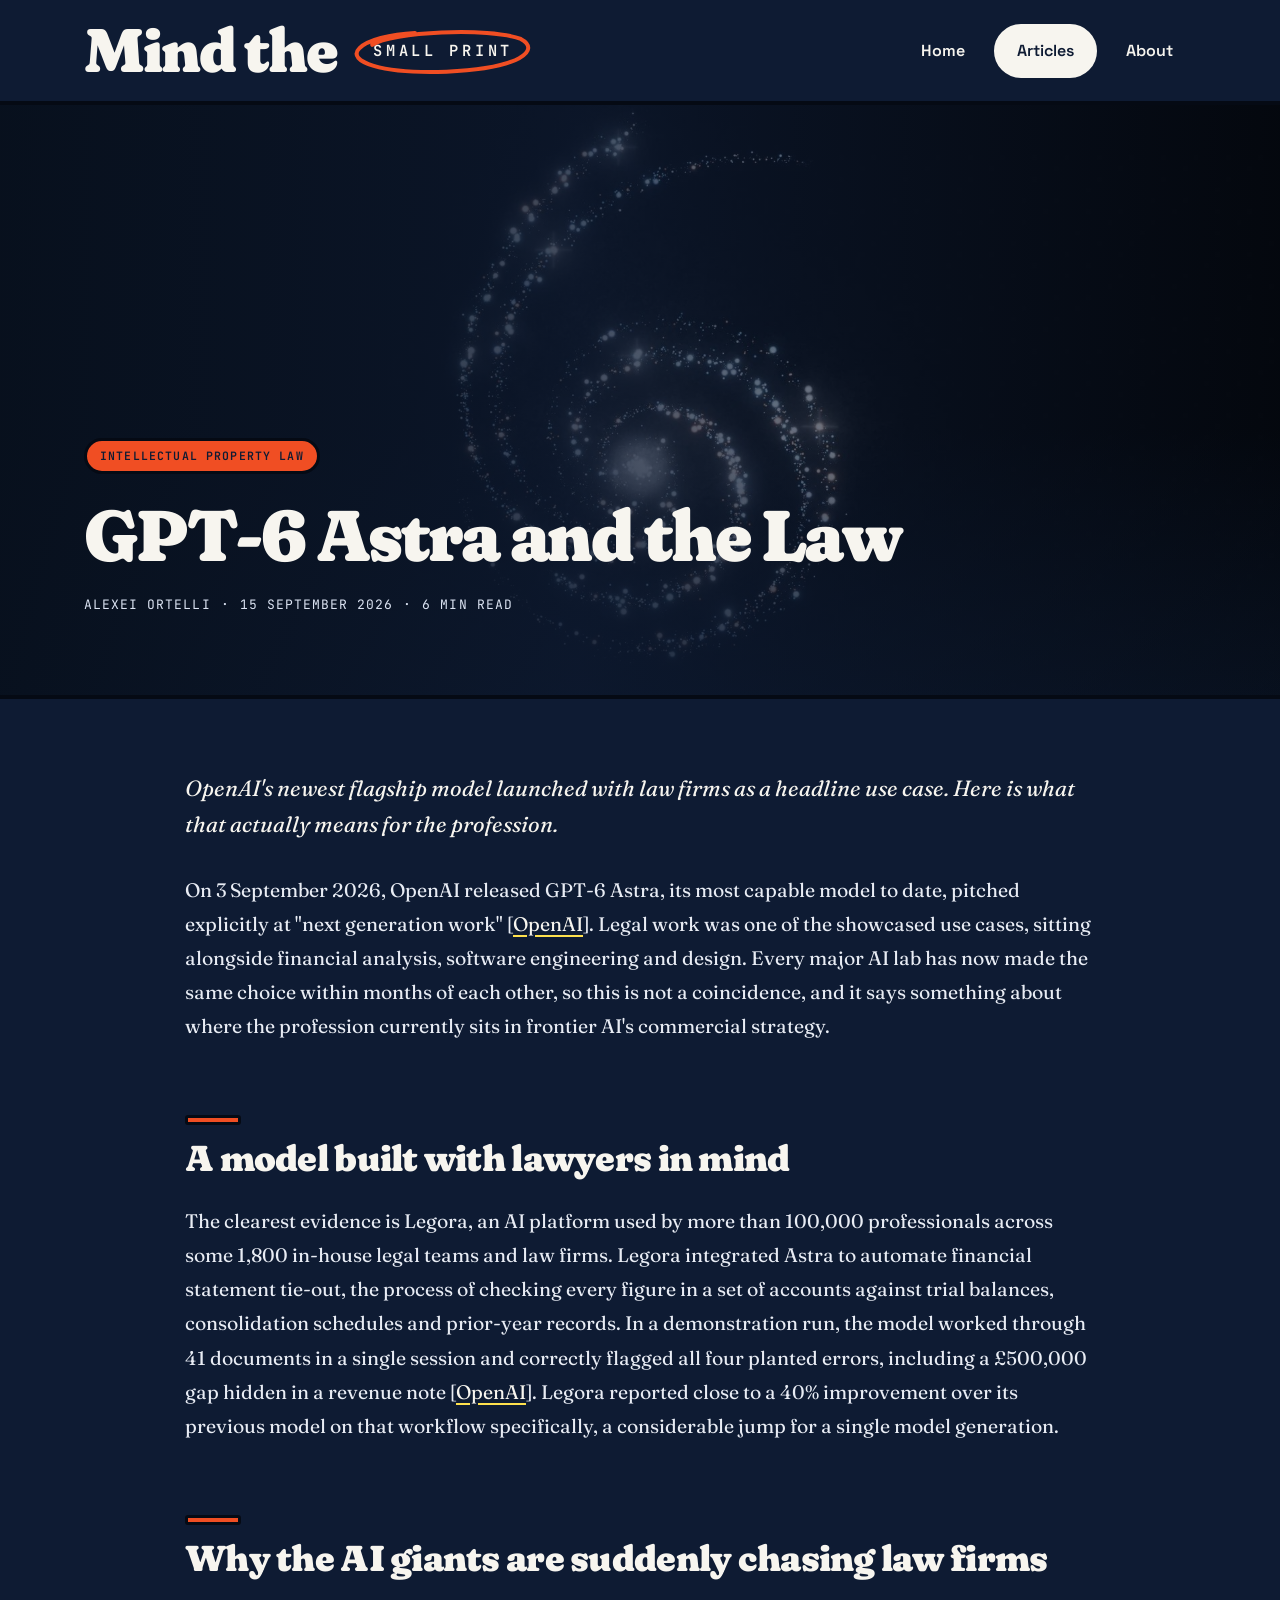
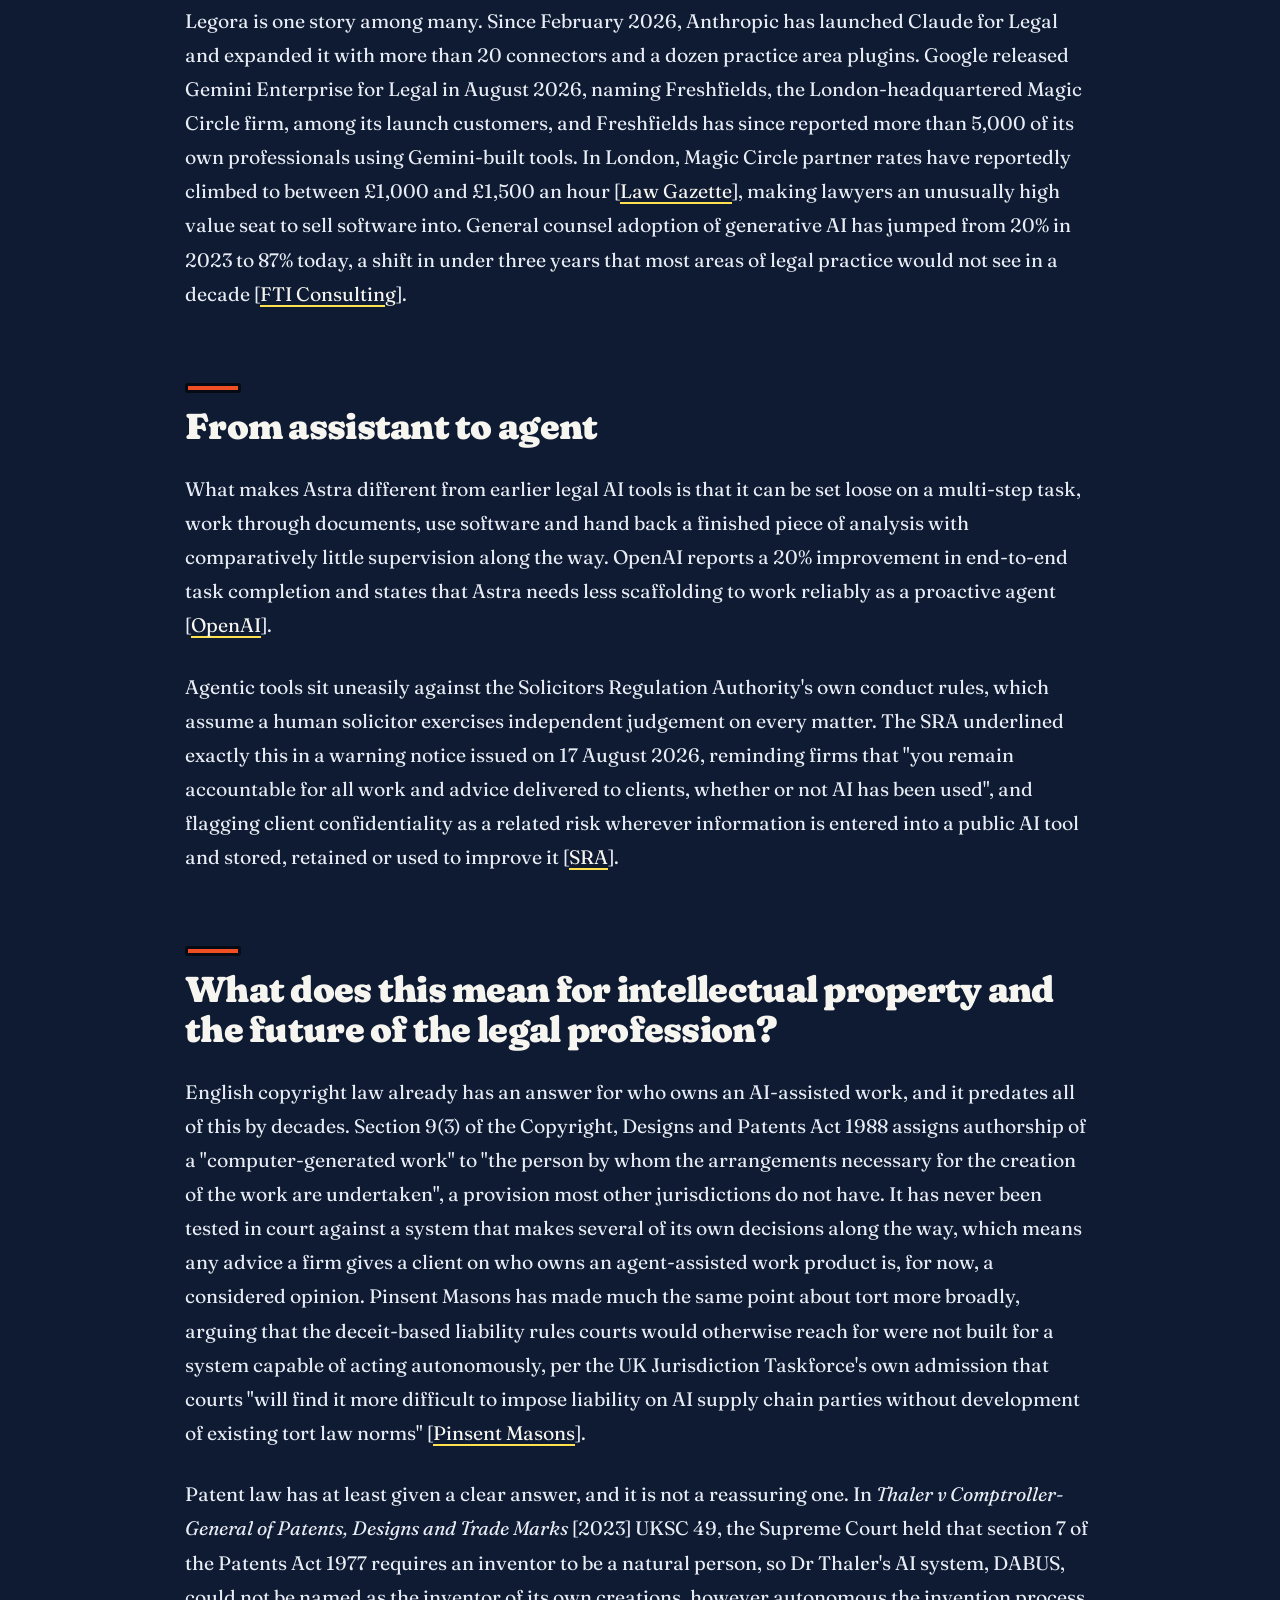
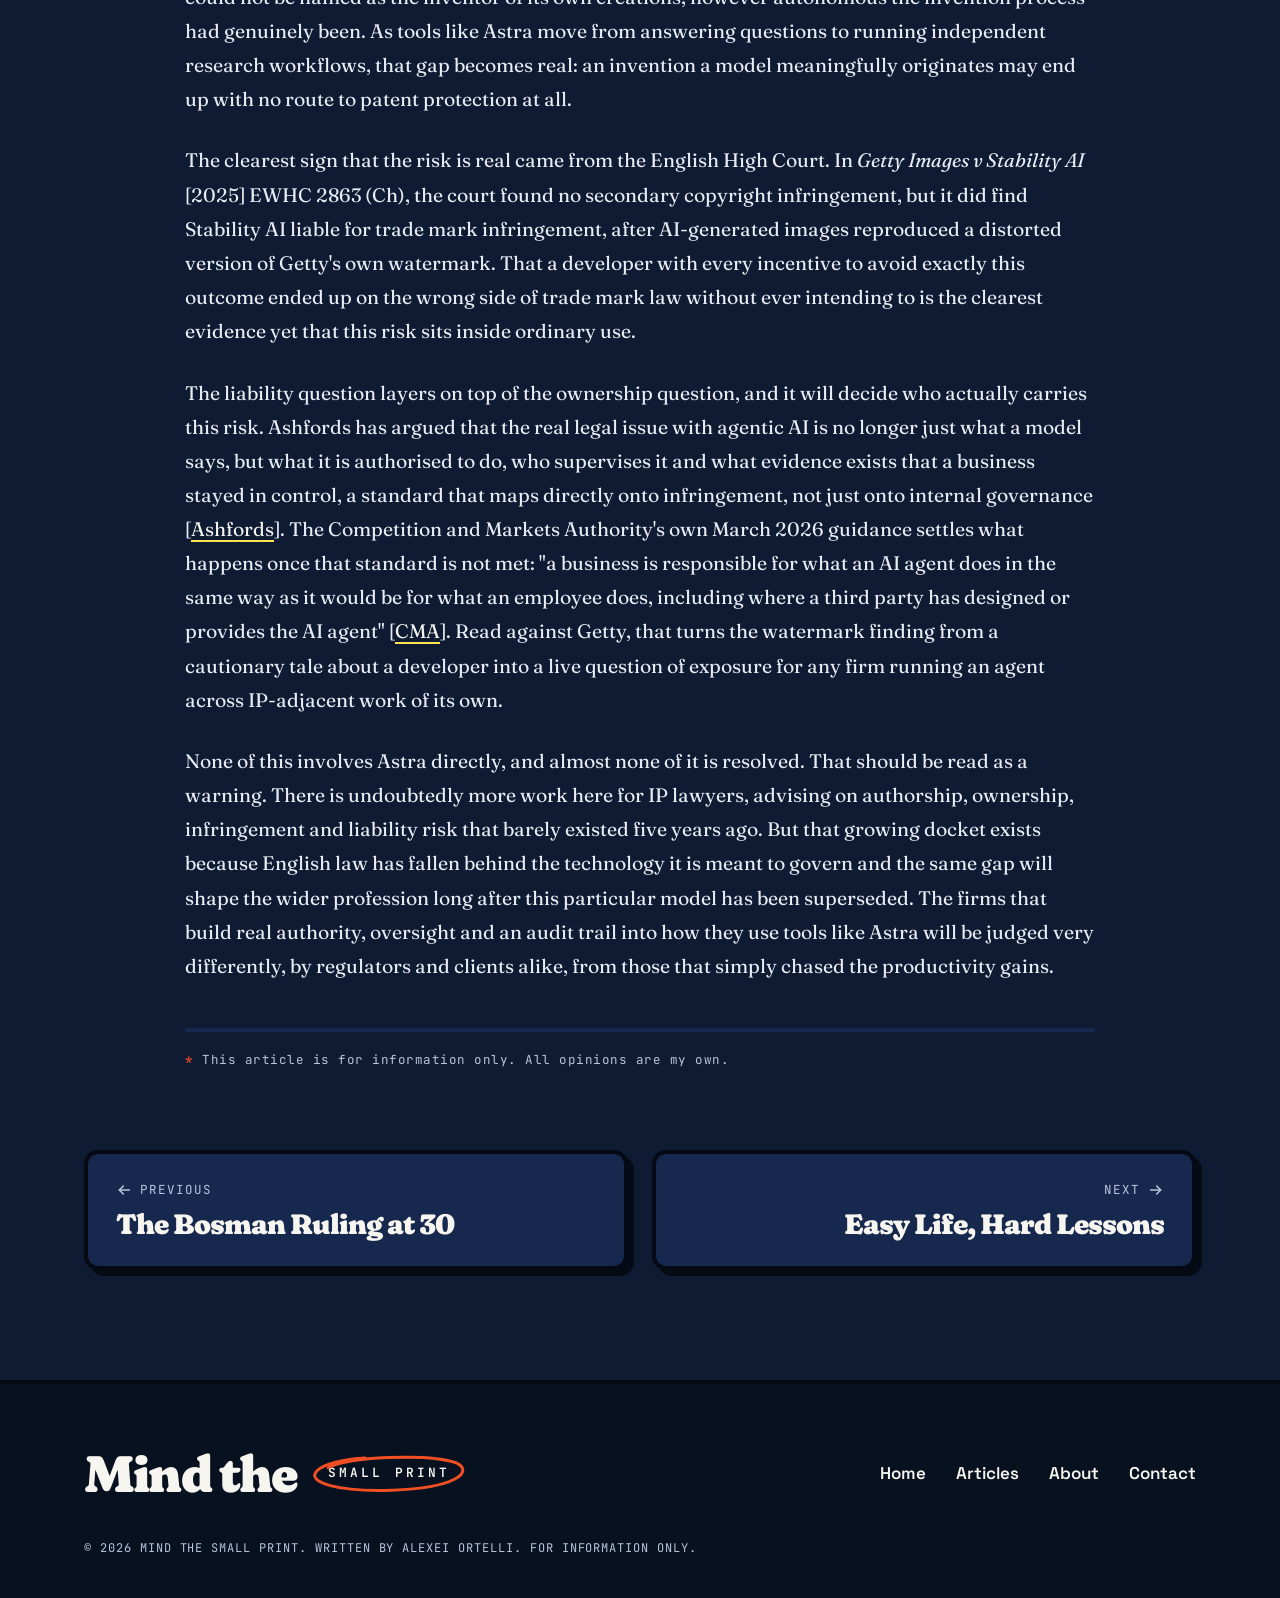
<file: articles/gpt-6-astra-and-the-law.html>
<!DOCTYPE html>
<html lang="en-GB">
<head>
<meta charset="UTF-8">
<meta name="viewport" content="width=device-width, initial-scale=1.0">
<title>GPT-6 Astra and the Law | Mind The Small Print</title>
<meta name="description" content="OpenAI&#x27;s newest flagship model launched with law firms as a headline use case. What does this mean for intellectual property and the future of the legal profession?">
<meta name="theme-color" content="#0e1b33">
<meta property="og:title" content="GPT-6 Astra and the Law | Mind The Small Print">
<meta property="og:description" content="OpenAI&#x27;s newest flagship model launched with law firms as a headline use case. What does this mean for intellectual property and the future of the legal profession?">
<meta property="og:type" content="article">
<meta property="og:image" content="https://mindthesmallprint.netlify.app/assets/og-image.png">
<meta name="twitter:card" content="summary_large_image">
<link rel="icon" type="image/png" href="../assets/favicon-32.png">
<link rel="apple-touch-icon" href="../assets/apple-touch-icon.png">
<link rel="preload" href="../assets/fonts/fraunces-latin-full-normal.woff2" as="font" type="font/woff2" crossorigin>
<link rel="stylesheet" href="../css/style.css">
<script>document.documentElement.classList.add('js');</script>
</head>
<body>
  <a href="#main" class="skip-link">Skip to content</a>
  <header class="site-header">
    <div class="header-inner">
      <a href="../index.html" class="logo " aria-label="Mind The Small Print, home"><span class="logo-main">Mind the</span><span class="logo-small">Small print<svg class="logo-ring" viewBox="0 0 200 80" preserveAspectRatio="none" aria-hidden="true"><path d="M24 30 C 44 8, 150 0, 184 20 C 206 38, 184 70, 104 75 C 34 79, -4 58, 10 36 C 18 22, 44 12, 70 10"/></svg></span></a>
      <button class="menu-toggle" type="button" aria-expanded="false" aria-controls="site-nav" aria-label="Open menu">
        <svg viewBox="0 0 24 24" fill="none" stroke="currentColor" stroke-width="2.6" stroke-linecap="round" aria-hidden="true"><line x1="4" y1="7" x2="20" y2="7"/><line x1="4" y1="12" x2="20" y2="12"/><line x1="4" y1="17" x2="20" y2="17"/></svg>
      </button>
      <nav class="site-nav" id="site-nav" aria-label="Main">
      <a href="../index.html" class="nav-link">Home</a>
      <a href="../articles.html" class="nav-link active" aria-current="page">Articles</a>
      <a href="../about.html" class="nav-link">About</a>
      </nav>
    </div>
  </header>
  <div class="progress cat-ip" aria-hidden="true"></div>
  <main id="main" class="cat-ip">
  <section class="hero hero-compact">
    <img class="hero-img" src="../assets/article-astra-hero.jpg" alt="" fetchpriority="high">
    <div class="hero-inner">
      <div class="badges"><a href="../articles.html?category=Intellectual%20Property%20Law" class="badge cat-ip">Intellectual Property Law</a></div>
      <h1 class="display">GPT-6 Astra and the Law</h1>
      <div class="hero-meta">
        <span>Alexei Ortelli</span>
        <span>&middot;</span>
        <span>15 September 2026</span>
        <span>&middot;</span>
        <span>6 min read</span>
      </div>
    </div>
  </section>
  <article>
    <div class="article-body">
      <p><em>OpenAI's newest flagship model launched with law firms as a headline use case. Here is what that actually means for the profession.</em></p>
      <p>On 3 September 2026, OpenAI released GPT-6 Astra, its most capable model to date, pitched explicitly at "next generation work" [<a href="https://openai.com/index/gpt-6-astra-next-generation-work/" target="_blank" rel="noopener">OpenAI</a>]. Legal work was one of the showcased use cases, sitting alongside financial analysis, software engineering and design. Every major AI lab has now made the same choice within months of each other, so this is not a coincidence, and it says something about where the profession currently sits in frontier AI's commercial strategy.</p>
      <h2>A model built with lawyers in mind</h2>
      <p>The clearest evidence is Legora, an AI platform used by more than 100,000 professionals across some 1,800 in-house legal teams and law firms. Legora integrated Astra to automate financial statement tie-out, the process of checking every figure in a set of accounts against trial balances, consolidation schedules and prior-year records. In a demonstration run, the model worked through 41 documents in a single session and correctly flagged all four planted errors, including a £500,000 gap hidden in a revenue note [<a href="https://openai.com/index/legora-financial-statement-review-with-astra/" target="_blank" rel="noopener">OpenAI</a>]. Legora reported close to a 40% improvement over its previous model on that workflow specifically, a considerable jump for a single model generation.</p>
      <h2>Why the AI giants are suddenly chasing law firms</h2>
      <p>Legora is one story among many. Since February 2026, Anthropic has launched Claude for Legal and expanded it with more than 20 connectors and a dozen practice area plugins. Google released Gemini Enterprise for Legal in August 2026, naming Freshfields, the London-headquartered Magic Circle firm, among its launch customers, and Freshfields has since reported more than 5,000 of its own professionals using Gemini-built tools. In London, Magic Circle partner rates have reportedly climbed to between £1,000 and £1,500 an hour [<a href="https://www.lawgazette.co.uk/news/hourly-rates-for-magic-circle-partners-reach-1500-analysis-finds/5113366.article" target="_blank" rel="noopener">Law Gazette</a>], making lawyers an unusually high value seat to sell software into. General counsel adoption of generative AI has jumped from 20% in 2023 to 87% today, a shift in under three years that most areas of legal practice would not see in a decade [<a href="https://www.fticonsulting.com/about/newsroom/press-releases/ai-adoption-in-corporate-legal-departments-doubles-according-to-the-general-counsel-report" target="_blank" rel="noopener">FTI Consulting</a>].</p>
      <h2>From assistant to agent</h2>
      <p>What makes Astra different from earlier legal AI tools is that it can be set loose on a multi-step task, work through documents, use software and hand back a finished piece of analysis with comparatively little supervision along the way. OpenAI reports a 20% improvement in end-to-end task completion and states that Astra needs less scaffolding to work reliably as a proactive agent [<a href="https://openai.com/index/gpt-6-astra-next-generation-work/" target="_blank" rel="noopener">OpenAI</a>].</p>
      <p>Agentic tools sit uneasily against the Solicitors Regulation Authority's own conduct rules, which assume a human solicitor exercises independent judgement on every matter. The SRA underlined exactly this in a warning notice issued on 17 August 2026, reminding firms that "you remain accountable for all work and advice delivered to clients, whether or not AI has been used", and flagging client confidentiality as a related risk wherever information is entered into a public AI tool and stored, retained or used to improve it [<a href="https://www.sra.org.uk/solicitors/guidance/misuse-ai/" target="_blank" rel="noopener">SRA</a>].</p>
      <h2>What does this mean for intellectual property and the future of the legal profession?</h2>
      <p>English copyright law already has an answer for who owns an AI-assisted work, and it predates all of this by decades. Section 9(3) of the Copyright, Designs and Patents Act 1988 assigns authorship of a "computer-generated work" to "the person by whom the arrangements necessary for the creation of the work are undertaken", a provision most other jurisdictions do not have. It has never been tested in court against a system that makes several of its own decisions along the way, which means any advice a firm gives a client on who owns an agent-assisted work product is, for now, a considered opinion. Pinsent Masons has made much the same point about tort more broadly, arguing that the deceit-based liability rules courts would otherwise reach for were not built for a system capable of acting autonomously, per the UK Jurisdiction Taskforce's own admission that courts "will find it more difficult to impose liability on AI supply chain parties without development of existing tort law norms" [<a href="https://www.pinsentmasons.com/out-law/analysis/law-england-ill-equipped-agentic-ai" target="_blank" rel="noopener">Pinsent Masons</a>].</p>
      <p>Patent law has at least given a clear answer, and it is not a reassuring one. In <em>Thaler v Comptroller-General of Patents, Designs and Trade Marks</em> [2023] UKSC 49, the Supreme Court held that section 7 of the Patents Act 1977 requires an inventor to be a natural person, so Dr Thaler's AI system, DABUS, could not be named as the inventor of its own creations, however autonomous the invention process had genuinely been. As tools like Astra move from answering questions to running independent research workflows, that gap becomes real: an invention a model meaningfully originates may end up with no route to patent protection at all.</p>
      <p>The clearest sign that the risk is real came from the English High Court. In <em>Getty Images v Stability AI</em> [2025] EWHC 2863 (Ch), the court found no secondary copyright infringement, but it did find Stability AI liable for trade mark infringement, after AI-generated images reproduced a distorted version of Getty's own watermark. That a developer with every incentive to avoid exactly this outcome ended up on the wrong side of trade mark law without ever intending to is the clearest evidence yet that this risk sits inside ordinary use.</p>
      <p>The liability question layers on top of the ownership question, and it will decide who actually carries this risk. Ashfords has argued that the real legal issue with agentic AI is no longer just what a model says, but what it is authorised to do, who supervises it and what evidence exists that a business stayed in control, a standard that maps directly onto infringement, not just onto internal governance [<a href="https://www.ashfords.co.uk/insights/articles/agentic-ai-the-legal-issue-is-no-longer-just-what-the-model-says-but-what-it-is-allowed-to-do" target="_blank" rel="noopener">Ashfords</a>]. The Competition and Markets Authority's own March 2026 guidance settles what happens once that standard is not met: "a business is responsible for what an AI agent does in the same way as it would be for what an employee does, including where a third party has designed or provides the AI agent" [<a href="https://www.gov.uk/government/publications/complying-with-consumer-law-when-using-ai-agents/complying-with-consumer-law-when-using-ai-agents" target="_blank" rel="noopener">CMA</a>]. Read against Getty, that turns the watermark finding from a cautionary tale about a developer into a live question of exposure for any firm running an agent across IP-adjacent work of its own.</p>
      <p>None of this involves Astra directly, and almost none of it is resolved. That should be read as a warning. There is undoubtedly more work here for IP lawyers, advising on authorship, ownership, infringement and liability risk that barely existed five years ago. But that growing docket exists because English law has fallen behind the technology it is meant to govern and the same gap will shape the wider profession long after this particular model has been superseded. The firms that build real authority, oversight and an audit trail into how they use tools like Astra will be judged very differently, by regulators and clients alike, from those that simply chased the productivity gains.</p>
    </div>
    <div class="disclaimer">
      <p>This article is for information only. All opinions are my own.</p>
    </div>
  </article>
  <nav class="article-nav" aria-label="More articles">
    <a href="bosman-ruling-at-30.html" class="nav-card prev"><span class="small-print"><svg viewBox="0 0 24 24" fill="none" stroke="currentColor" stroke-width="2.4" stroke-linecap="round" stroke-linejoin="round" aria-hidden="true"><line x1="20" y1="12" x2="5" y2="12"/><polyline points="11 6 5 12 11 18"/></svg> Previous</span><span class="nav-title display">The Bosman Ruling at 30</span></a>
    <a href="easygroup-v-easy-life-trade-mark-dispute.html" class="nav-card next"><span class="small-print">Next <svg viewBox="0 0 24 24" fill="none" stroke="currentColor" stroke-width="2.4" stroke-linecap="round" stroke-linejoin="round" aria-hidden="true"><line x1="4" y1="12" x2="19" y2="12"/><polyline points="13 6 19 12 13 18"/></svg></span><span class="nav-title display">Easy Life, Hard Lessons</span></a>
  </nav>
  </main>
  <footer class="site-footer">
    <div class="footer-inner">
      <a href="../index.html" class="logo footer-logo" aria-label="Mind The Small Print, home"><span class="logo-main">Mind the</span><span class="logo-small">Small print<svg class="logo-ring" viewBox="0 0 200 80" preserveAspectRatio="none" aria-hidden="true"><path d="M24 30 C 44 8, 150 0, 184 20 C 206 38, 184 70, 104 75 C 34 79, -4 58, 10 36 C 18 22, 44 12, 70 10"/></svg></span></a>
      <nav class="footer-links" aria-label="Footer">
        <a href="../index.html">Home</a>
        <a href="../articles.html">Articles</a>
        <a href="../about.html">About</a>
        <a href="mailto:Alexeiortelli@outlook.com">Contact</a>
      </nav>
    </div>
    <div class="footer-bottom">
      &copy; <span id="year"></span> Mind The Small Print. Written by Alexei Ortelli. For information only.
    </div>
  </footer>
  <script src="../js/articles-data.js"></script>
  <script src="../js/main.js"></script>
</body>
</html>
</file>
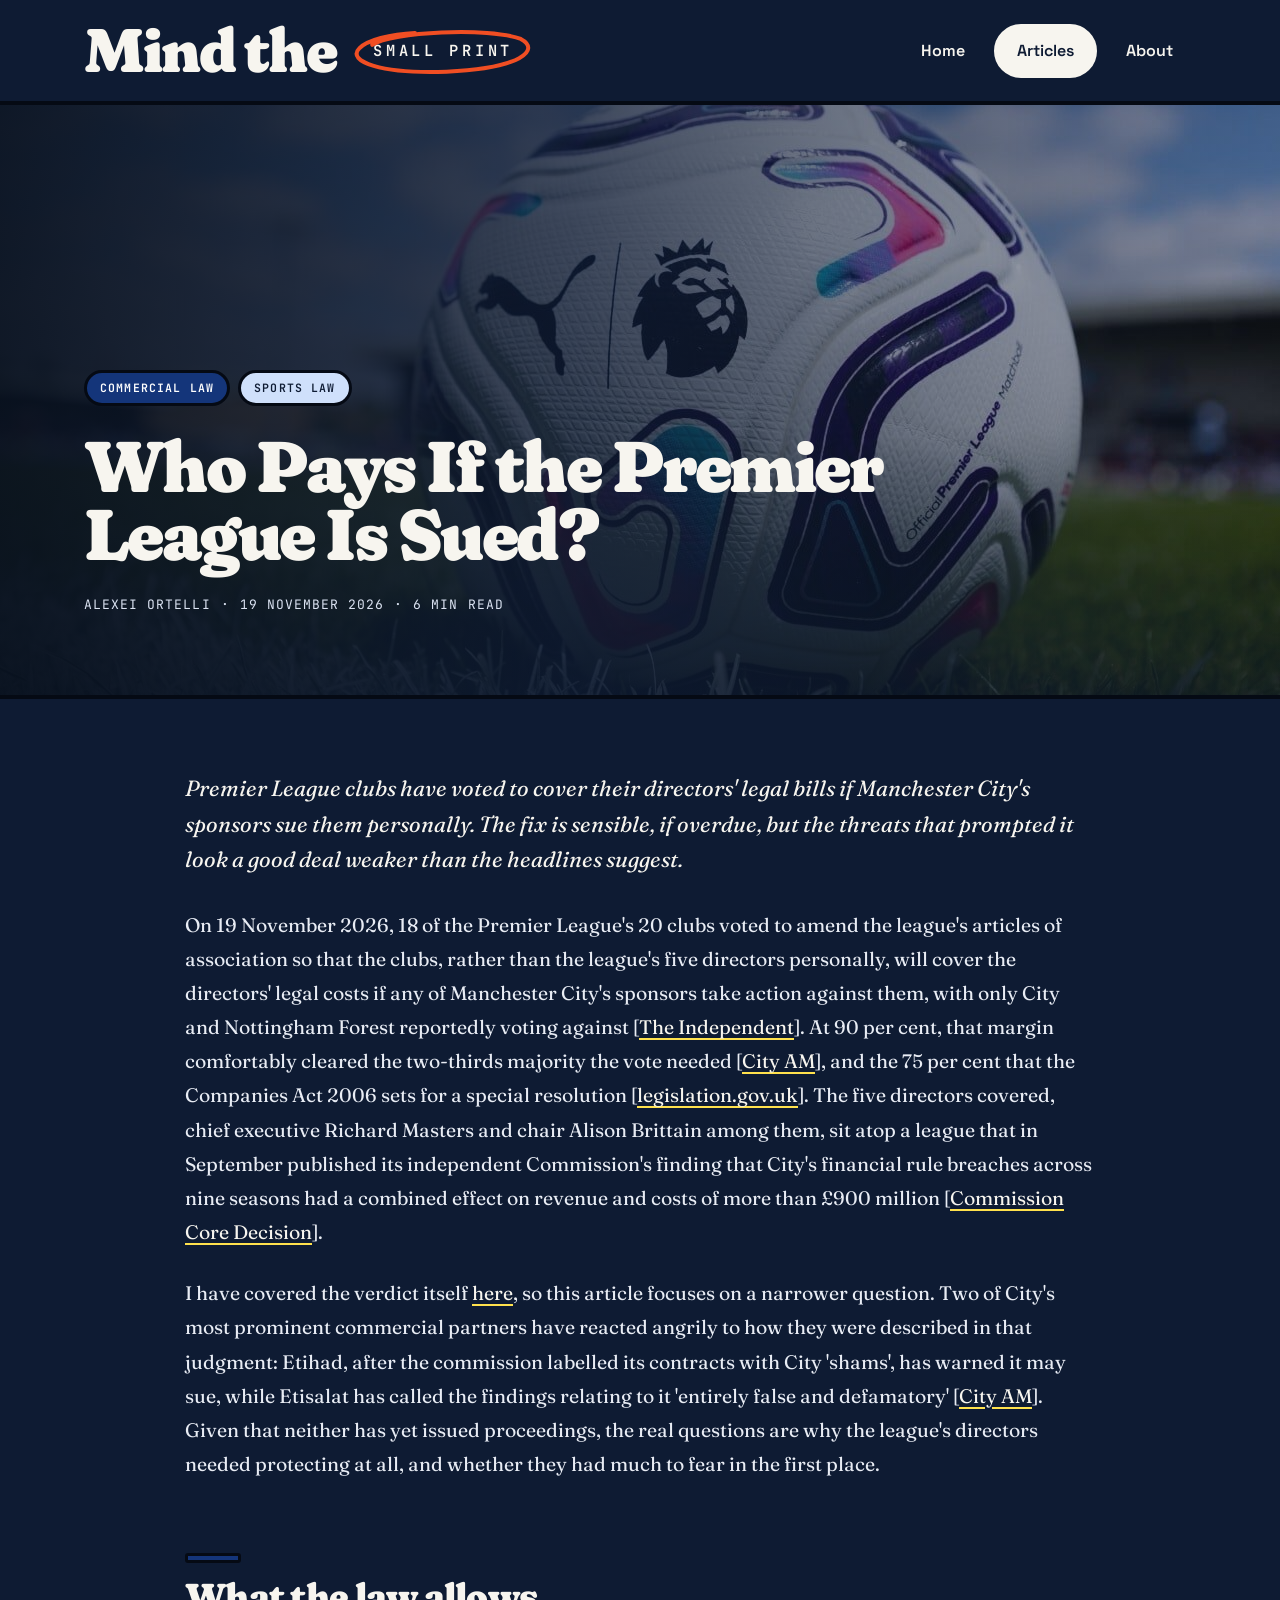
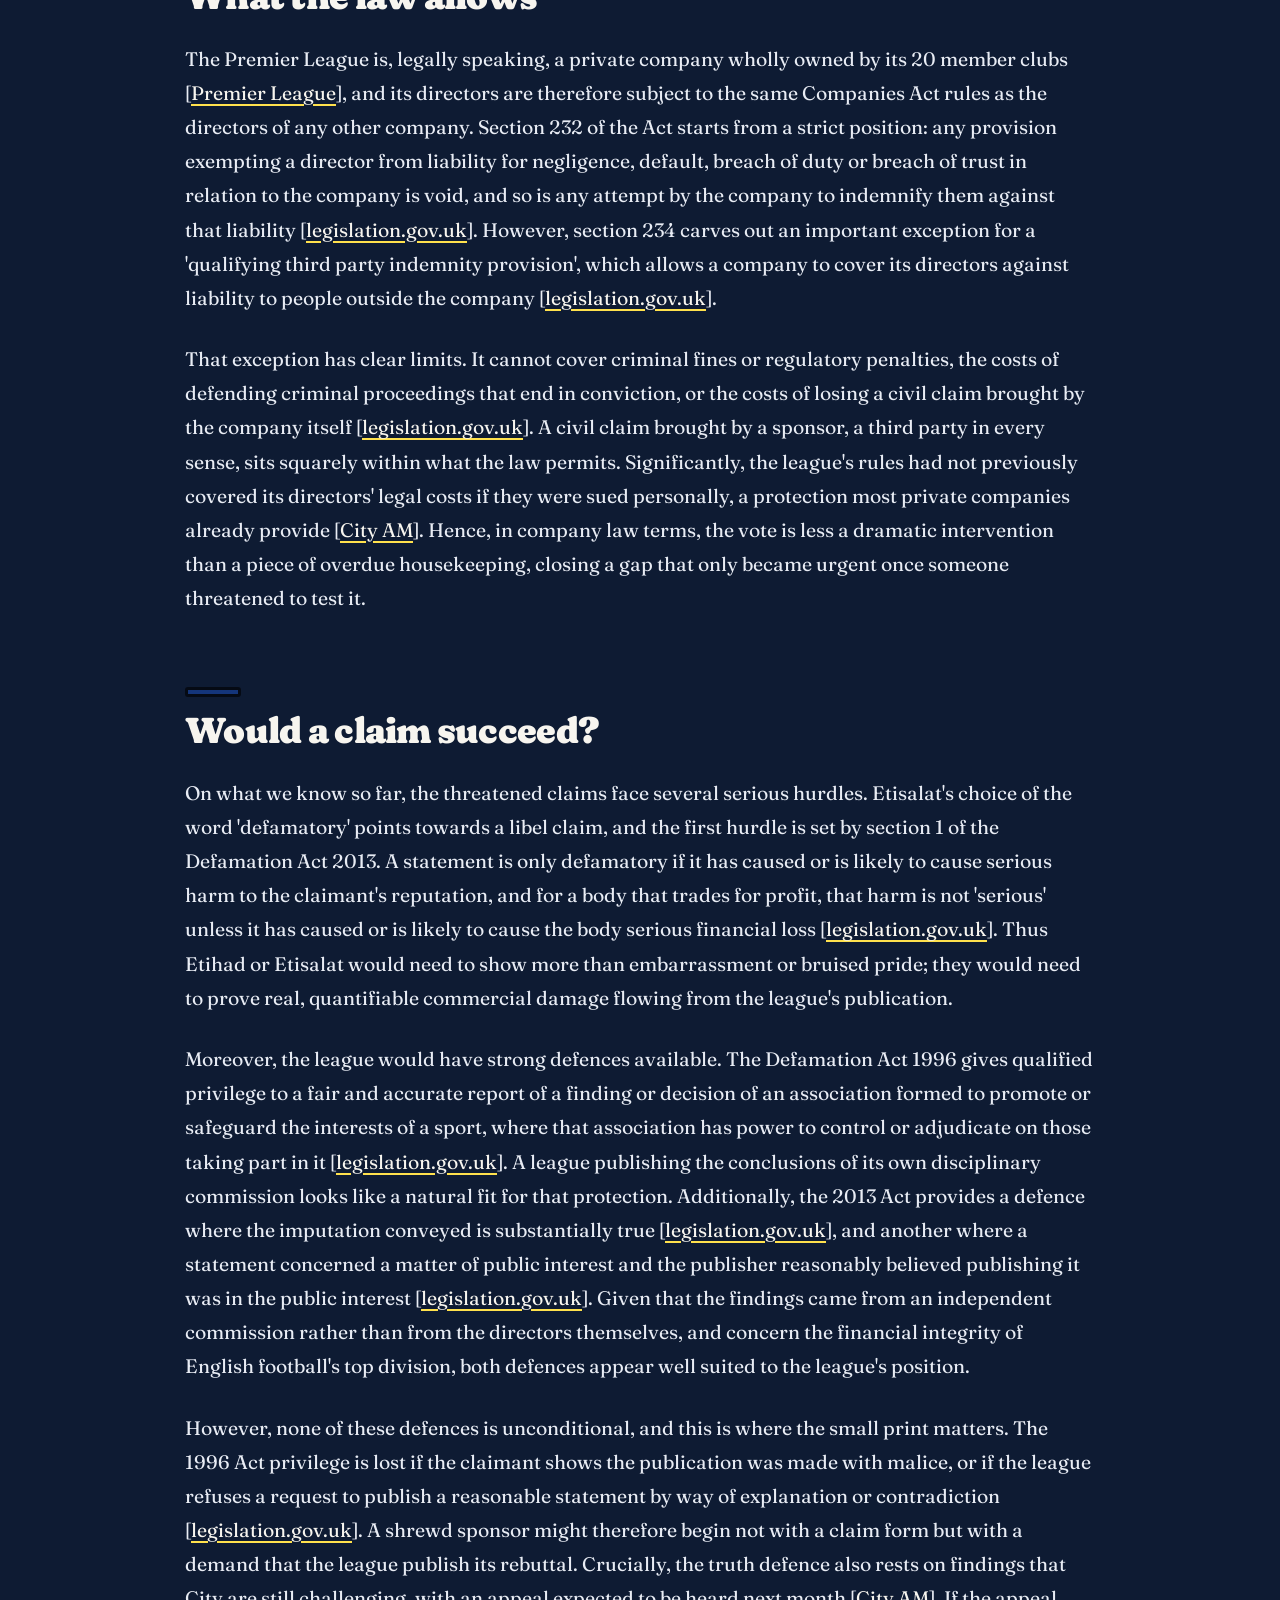
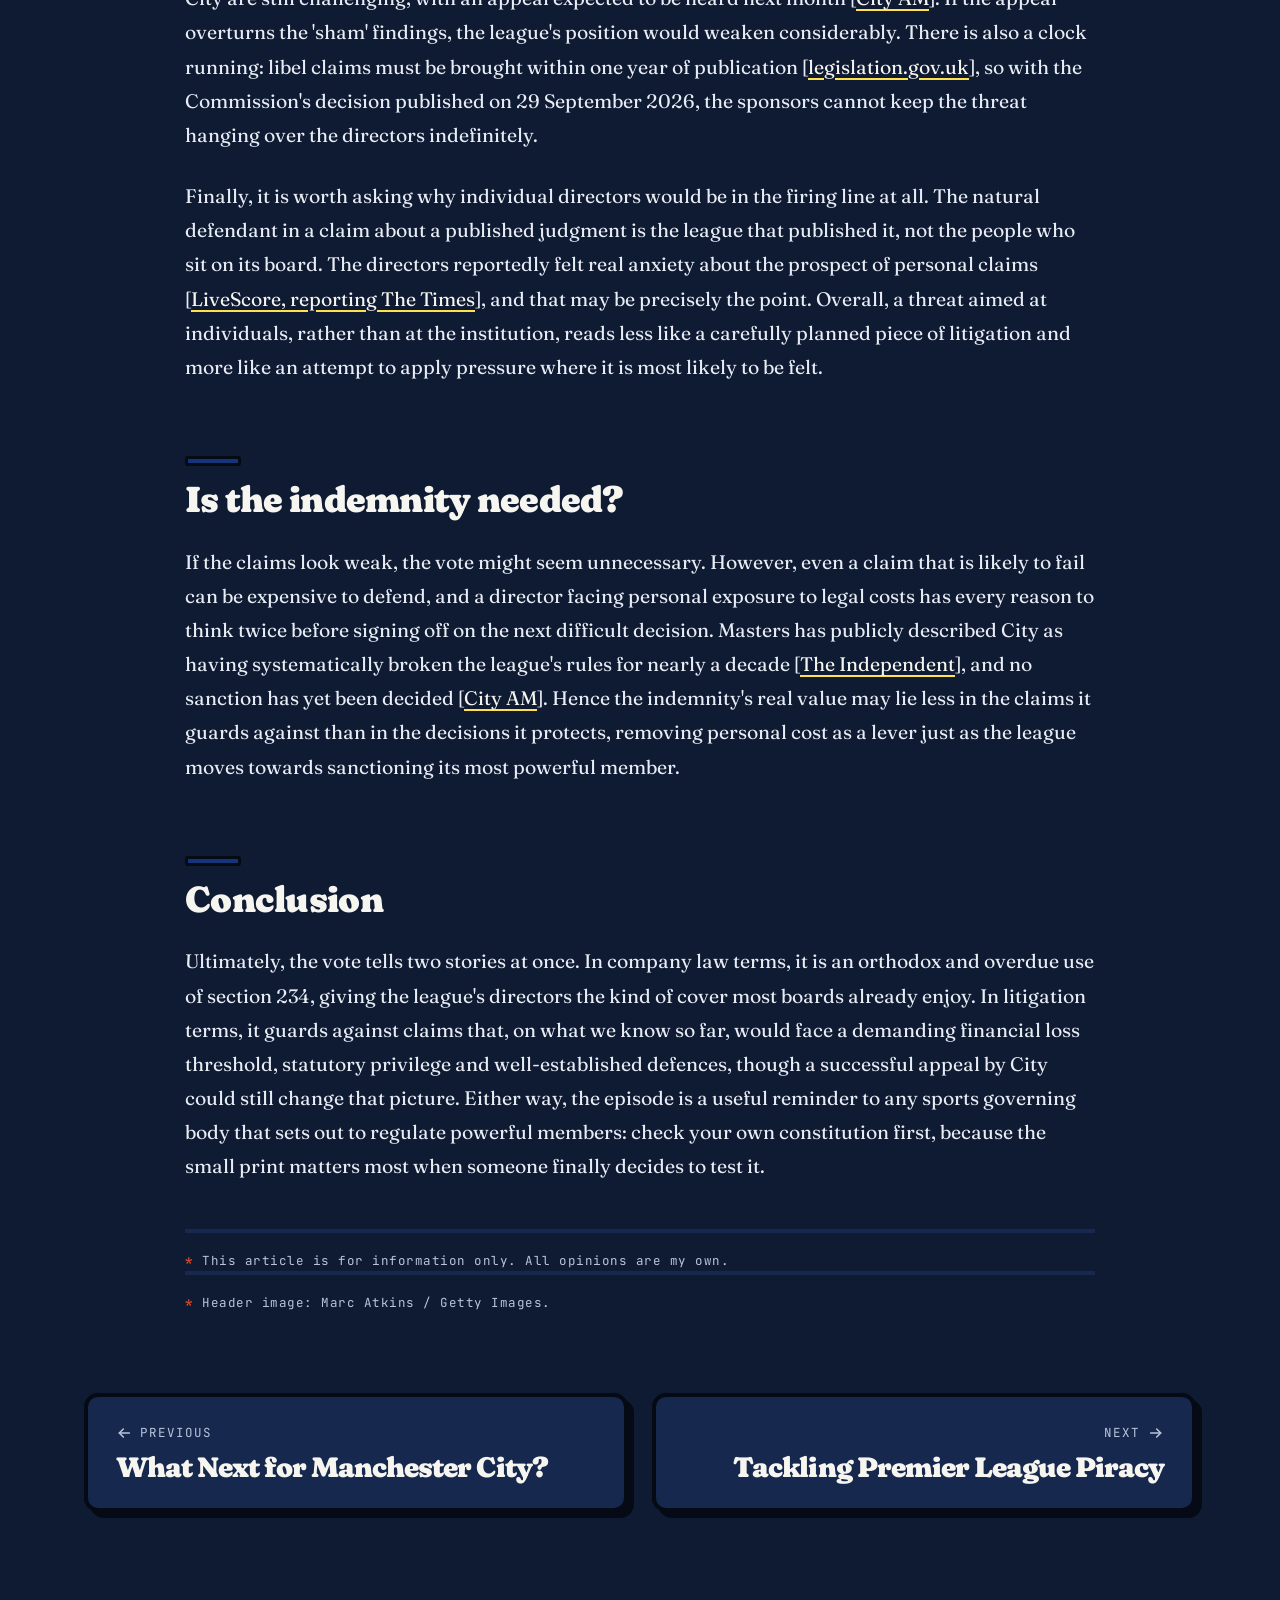
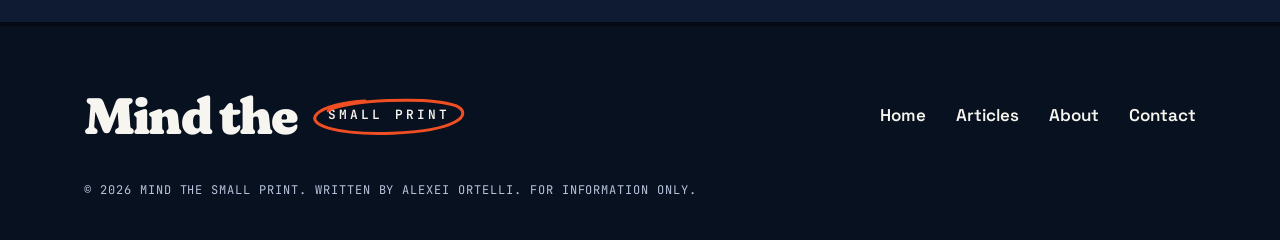
<file: articles/premier-league-directors-indemnity.html>
<!DOCTYPE html>
<html lang="en-GB">
<head>
<meta charset="UTF-8">
<meta name="viewport" content="width=device-width, initial-scale=1.0">
<title>Who Pays If the Premier League Is Sued? | Mind The Small Print</title>
<meta name="description" content="Premier League clubs have voted to cover their directors&#x27; legal bills if Manchester City&#x27;s sponsors sue them personally. The fix is sensible, if overdue, but the threats that prompted it look a good deal weaker than the headlines suggest.">
<meta name="theme-color" content="#0e1b33">
<meta property="og:title" content="Who Pays If the Premier League Is Sued? | Mind The Small Print">
<meta property="og:description" content="Premier League clubs have voted to cover their directors&#x27; legal bills if Manchester City&#x27;s sponsors sue them personally. The fix is sensible, if overdue, but the threats that prompted it look a good deal weaker than the headlines suggest.">
<meta property="og:type" content="article">
<meta property="og:image" content="https://mindthesmallprint.netlify.app/assets/og-image.png">
<meta name="twitter:card" content="summary_large_image">
<link rel="icon" type="image/png" href="../assets/favicon-32.png">
<link rel="apple-touch-icon" href="../assets/apple-touch-icon.png">
<link rel="preload" href="../assets/fonts/fraunces-latin-full-normal.woff2" as="font" type="font/woff2" crossorigin>
<link rel="stylesheet" href="../css/style.css">
<script>document.documentElement.classList.add('js');</script>
</head>
<body>
  <a href="#main" class="skip-link">Skip to content</a>
  <header class="site-header">
    <div class="header-inner">
      <a href="../index.html" class="logo " aria-label="Mind The Small Print, home"><span class="logo-main">Mind the</span><span class="logo-small">Small print<svg class="logo-ring" viewBox="0 0 200 80" preserveAspectRatio="none" aria-hidden="true"><path d="M24 30 C 44 8, 150 0, 184 20 C 206 38, 184 70, 104 75 C 34 79, -4 58, 10 36 C 18 22, 44 12, 70 10"/></svg></span></a>
      <button class="menu-toggle" type="button" aria-expanded="false" aria-controls="site-nav" aria-label="Open menu">
        <svg viewBox="0 0 24 24" fill="none" stroke="currentColor" stroke-width="2.6" stroke-linecap="round" aria-hidden="true"><line x1="4" y1="7" x2="20" y2="7"/><line x1="4" y1="12" x2="20" y2="12"/><line x1="4" y1="17" x2="20" y2="17"/></svg>
      </button>
      <nav class="site-nav" id="site-nav" aria-label="Main">
      <a href="../index.html" class="nav-link">Home</a>
      <a href="../articles.html" class="nav-link active" aria-current="page">Articles</a>
      <a href="../about.html" class="nav-link">About</a>
      </nav>
    </div>
  </header>
  <div class="progress cat-commercial" aria-hidden="true"></div>
  <main id="main" class="cat-commercial">
  <section class="hero hero-compact">
    <img class="hero-img" src="../assets/article-premier-league-indemnity-hero.jpg" alt="" fetchpriority="high">
    <div class="hero-inner">
      <div class="badges"><a href="../articles.html?category=Commercial%20Law" class="badge cat-commercial">Commercial Law</a><a href="../articles.html?category=Sports%20Law" class="badge cat-sports">Sports Law</a></div>
      <h1 class="display">Who Pays If the Premier League Is Sued?</h1>
      <div class="hero-meta">
        <span>Alexei Ortelli</span>
        <span>&middot;</span>
        <span>19 November 2026</span>
        <span>&middot;</span>
        <span>6 min read</span>
      </div>
    </div>
  </section>
  <article>
    <div class="article-body">
      <p><em>Premier League clubs have voted to cover their directors' legal bills if Manchester City's sponsors sue them personally. The fix is sensible, if overdue, but the threats that prompted it look a good deal weaker than the headlines suggest.</em></p>

      <p>On 19 November 2026, 18 of the Premier League's 20 clubs voted to amend the league's articles of association so that the clubs, rather than the league's five directors personally, will cover the directors' legal costs if any of Manchester City's sponsors take action against them, with only City and Nottingham Forest reportedly voting against [<a href="https://sports.yahoo.com/articles/premier-league-clubs-cover-legal-145512389.html" target="_blank" rel="noopener">The Independent</a>]. At 90 per cent, that margin comfortably cleared the two-thirds majority the vote needed [<a href="https://www.cityam.com/premier-league-clubs-legal-costs-manchester-city-sponsors/" target="_blank" rel="noopener">City AM</a>], and the 75 per cent that the Companies Act 2006 sets for a special resolution [<a href="https://www.legislation.gov.uk/ukpga/2006/46/section/283" target="_blank" rel="noopener">legislation.gov.uk</a>]. The five directors covered, chief executive Richard Masters and chair Alison Brittain among them, sit atop a league that in September published its independent Commission's finding that City's financial rule breaches across nine seasons had a combined effect on revenue and costs of more than £900 million [<a href="https://resources.premierleague.pulselive.com/premierleague/document/2026/09/29/9bb3f063-6312-4d15-a1f1-77280d356a49/Premier-League-Manchester-City-independent-Commission-Redacted-Core-Decision.pdf" target="_blank" rel="noopener">Commission Core Decision</a>].</p>

      <p>I have covered the verdict itself <a href="what-next-for-manchester-city.html">here</a>, so this article focuses on a narrower question. Two of City's most prominent commercial partners have reacted angrily to how they were described in that judgment: Etihad, after the commission labelled its contracts with City 'shams', has warned it may sue, while Etisalat has called the findings relating to it 'entirely false and defamatory' [<a href="https://www.cityam.com/premier-league-clubs-legal-costs-manchester-city-sponsors/" target="_blank" rel="noopener">City AM</a>]. Given that neither has yet issued proceedings, the real questions are why the league's directors needed protecting at all, and whether they had much to fear in the first place.</p>

      <h2>What the law allows</h2>

      <p>The Premier League is, legally speaking, a private company wholly owned by its 20 member clubs [<a href="https://www.premierleague.com/about" target="_blank" rel="noopener">Premier League</a>], and its directors are therefore subject to the same Companies Act rules as the directors of any other company. Section 232 of the Act starts from a strict position: any provision exempting a director from liability for negligence, default, breach of duty or breach of trust in relation to the company is void, and so is any attempt by the company to indemnify them against that liability [<a href="https://www.legislation.gov.uk/ukpga/2006/46/section/232" target="_blank" rel="noopener">legislation.gov.uk</a>]. However, section 234 carves out an important exception for a 'qualifying third party indemnity provision', which allows a company to cover its directors against liability to people outside the company [<a href="https://www.legislation.gov.uk/ukpga/2006/46/section/234" target="_blank" rel="noopener">legislation.gov.uk</a>].</p>

      <p>That exception has clear limits. It cannot cover criminal fines or regulatory penalties, the costs of defending criminal proceedings that end in conviction, or the costs of losing a civil claim brought by the company itself [<a href="https://www.legislation.gov.uk/ukpga/2006/46/section/234" target="_blank" rel="noopener">legislation.gov.uk</a>]. A civil claim brought by a sponsor, a third party in every sense, sits squarely within what the law permits. Significantly, the league's rules had not previously covered its directors' legal costs if they were sued personally, a protection most private companies already provide [<a href="https://www.cityam.com/premier-league-clubs-legal-costs-manchester-city-sponsors/" target="_blank" rel="noopener">City AM</a>]. Hence, in company law terms, the vote is less a dramatic intervention than a piece of overdue housekeeping, closing a gap that only became urgent once someone threatened to test it.</p>

      <h2>Would a claim succeed?</h2>

      <p>On what we know so far, the threatened claims face several serious hurdles. Etisalat's choice of the word 'defamatory' points towards a libel claim, and the first hurdle is set by section 1 of the Defamation Act 2013. A statement is only defamatory if it has caused or is likely to cause serious harm to the claimant's reputation, and for a body that trades for profit, that harm is not 'serious' unless it has caused or is likely to cause the body serious financial loss [<a href="https://www.legislation.gov.uk/ukpga/2013/26/section/1" target="_blank" rel="noopener">legislation.gov.uk</a>]. Thus Etihad or Etisalat would need to show more than embarrassment or bruised pride; they would need to prove real, quantifiable commercial damage flowing from the league's publication.</p>

      <p>Moreover, the league would have strong defences available. The Defamation Act 1996 gives qualified privilege to a fair and accurate report of a finding or decision of an association formed to promote or safeguard the interests of a sport, where that association has power to control or adjudicate on those taking part in it [<a href="https://www.legislation.gov.uk/ukpga/1996/31/schedule/1" target="_blank" rel="noopener">legislation.gov.uk</a>]. A league publishing the conclusions of its own disciplinary commission looks like a natural fit for that protection. Additionally, the 2013 Act provides a defence where the imputation conveyed is substantially true [<a href="https://www.legislation.gov.uk/ukpga/2013/26/section/2" target="_blank" rel="noopener">legislation.gov.uk</a>], and another where a statement concerned a matter of public interest and the publisher reasonably believed publishing it was in the public interest [<a href="https://www.legislation.gov.uk/ukpga/2013/26/section/4" target="_blank" rel="noopener">legislation.gov.uk</a>]. Given that the findings came from an independent commission rather than from the directors themselves, and concern the financial integrity of English football's top division, both defences appear well suited to the league's position.</p>

      <p>However, none of these defences is unconditional, and this is where the small print matters. The 1996 Act privilege is lost if the claimant shows the publication was made with malice, or if the league refuses a request to publish a reasonable statement by way of explanation or contradiction [<a href="https://www.legislation.gov.uk/ukpga/1996/31/section/15" target="_blank" rel="noopener">legislation.gov.uk</a>]. A shrewd sponsor might therefore begin not with a claim form but with a demand that the league publish its rebuttal. Crucially, the truth defence also rests on findings that City are still challenging, with an appeal expected to be heard next month [<a href="https://www.cityam.com/premier-league-clubs-legal-costs-manchester-city-sponsors/" target="_blank" rel="noopener">City AM</a>]. If the appeal overturns the 'sham' findings, the league's position would weaken considerably. There is also a clock running: libel claims must be brought within one year of publication [<a href="https://www.legislation.gov.uk/ukpga/1980/58/section/4A" target="_blank" rel="noopener">legislation.gov.uk</a>], so with the Commission's decision published on 29 September 2026, the sponsors cannot keep the threat hanging over the directors indefinitely.</p>

      <p>Finally, it is worth asking why individual directors would be in the firing line at all. The natural defendant in a claim about a published judgment is the league that published it, not the people who sit on its board. The directors reportedly felt real anxiety about the prospect of personal claims [<a href="https://www.livescore.com/en/news/football/premier-league/premier-league-fear-multi-million-lawsuit-amid-backlash-from-man-city-sponsors-si/" target="_blank" rel="noopener">LiveScore, reporting The Times</a>], and that may be precisely the point. Overall, a threat aimed at individuals, rather than at the institution, reads less like a carefully planned piece of litigation and more like an attempt to apply pressure where it is most likely to be felt.</p>

      <h2>Is the indemnity needed?</h2>

      <p>If the claims look weak, the vote might seem unnecessary. However, even a claim that is likely to fail can be expensive to defend, and a director facing personal exposure to legal costs has every reason to think twice before signing off on the next difficult decision. Masters has publicly described City as having systematically broken the league's rules for nearly a decade [<a href="https://sports.yahoo.com/articles/premier-league-clubs-cover-legal-145512389.html" target="_blank" rel="noopener">The Independent</a>], and no sanction has yet been decided [<a href="https://www.cityam.com/premier-league-clubs-legal-costs-manchester-city-sponsors/" target="_blank" rel="noopener">City AM</a>]. Hence the indemnity's real value may lie less in the claims it guards against than in the decisions it protects, removing personal cost as a lever just as the league moves towards sanctioning its most powerful member.</p>

      <h2>Conclusion</h2>

      <p>Ultimately, the vote tells two stories at once. In company law terms, it is an orthodox and overdue use of section 234, giving the league's directors the kind of cover most boards already enjoy. In litigation terms, it guards against claims that, on what we know so far, would face a demanding financial loss threshold, statutory privilege and well-established defences, though a successful appeal by City could still change that picture. Either way, the episode is a useful reminder to any sports governing body that sets out to regulate powerful members: check your own constitution first, because the small print matters most when someone finally decides to test it.</p>
    </div>
    <div class="disclaimer">
      <p>This article is for information only. All opinions are my own.</p>
      <p>Header image: Marc Atkins / Getty Images.</p>
    </div>
  </article>
  <nav class="article-nav" aria-label="More articles">
    <a href="what-next-for-manchester-city.html" class="nav-card prev"><span class="small-print"><svg viewBox="0 0 24 24" fill="none" stroke="currentColor" stroke-width="2.4" stroke-linecap="round" stroke-linejoin="round" aria-hidden="true"><line x1="20" y1="12" x2="5" y2="12"/><polyline points="11 6 5 12 11 18"/></svg> Previous</span><span class="nav-title display">What Next for Manchester City?</span></a>
    <a href="tackling-premier-league-piracy.html" class="nav-card next"><span class="small-print">Next <svg viewBox="0 0 24 24" fill="none" stroke="currentColor" stroke-width="2.4" stroke-linecap="round" stroke-linejoin="round" aria-hidden="true"><line x1="4" y1="12" x2="19" y2="12"/><polyline points="13 6 19 12 13 18"/></svg></span><span class="nav-title display">Tackling Premier League Piracy</span></a>
  </nav>
  </main>
  <footer class="site-footer">
    <div class="footer-inner">
      <a href="../index.html" class="logo footer-logo" aria-label="Mind The Small Print, home"><span class="logo-main">Mind the</span><span class="logo-small">Small print<svg class="logo-ring" viewBox="0 0 200 80" preserveAspectRatio="none" aria-hidden="true"><path d="M24 30 C 44 8, 150 0, 184 20 C 206 38, 184 70, 104 75 C 34 79, -4 58, 10 36 C 18 22, 44 12, 70 10"/></svg></span></a>
      <nav class="footer-links" aria-label="Footer">
        <a href="../index.html">Home</a>
        <a href="../articles.html">Articles</a>
        <a href="../about.html">About</a>
        <a href="mailto:Alexeiortelli@outlook.com">Contact</a>
      </nav>
    </div>
    <div class="footer-bottom">
      &copy; <span id="year"></span> Mind The Small Print. Written by Alexei Ortelli. For information only.
    </div>
  </footer>
  <script src="../js/articles-data.js"></script>
  <script src="../js/main.js"></script>
</body>
</html>
</file>
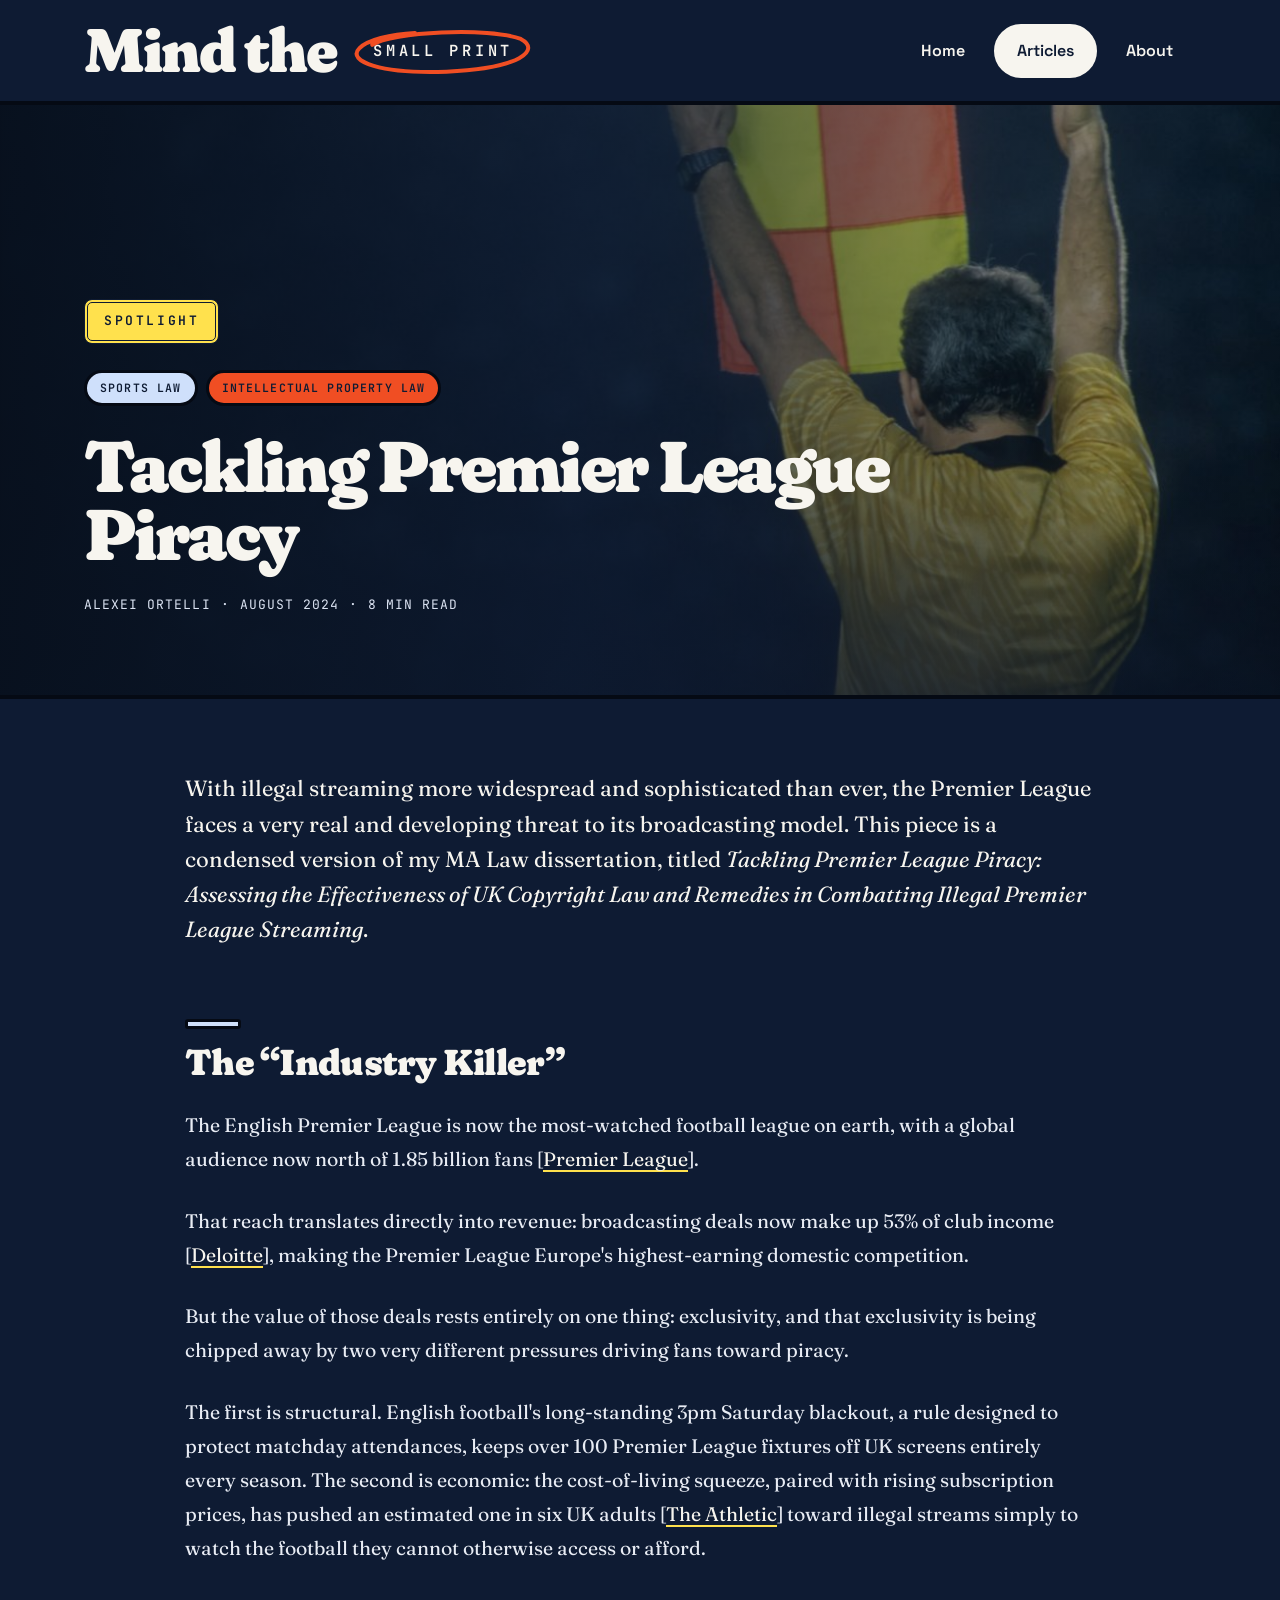
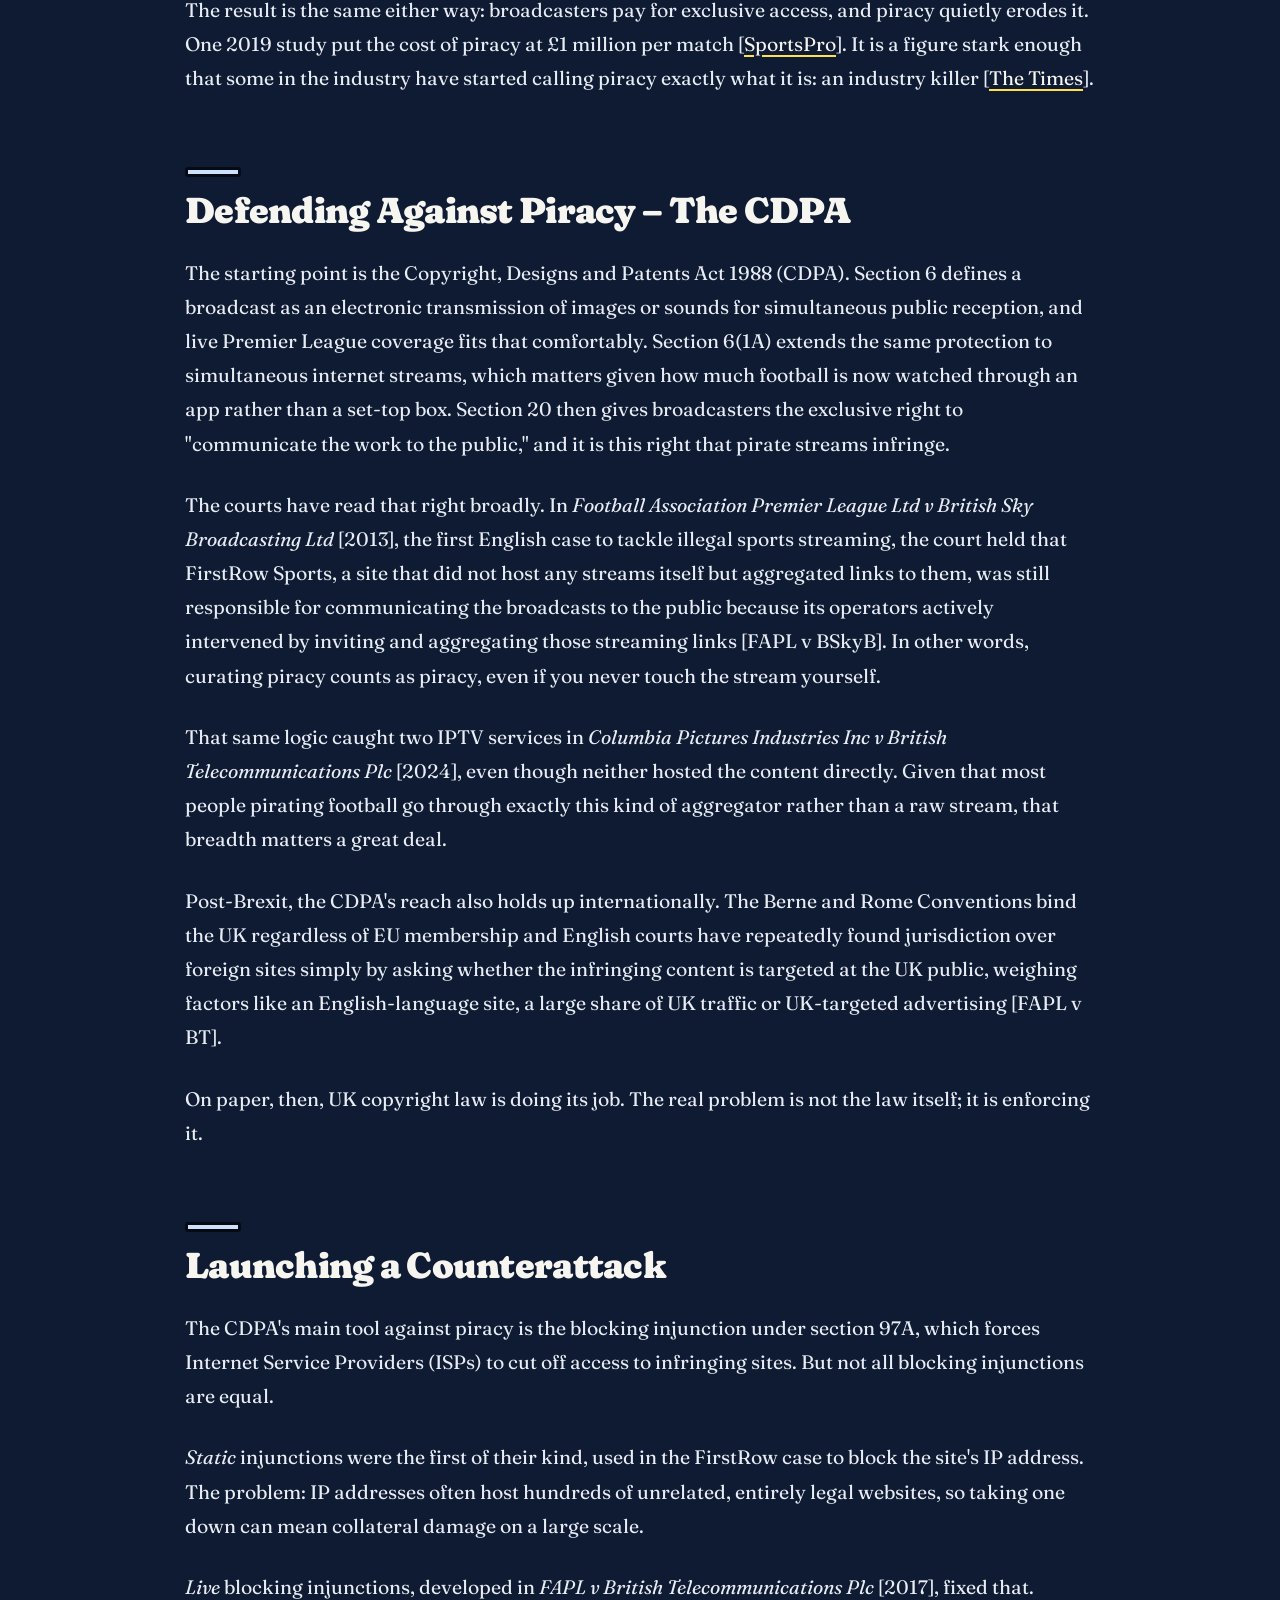
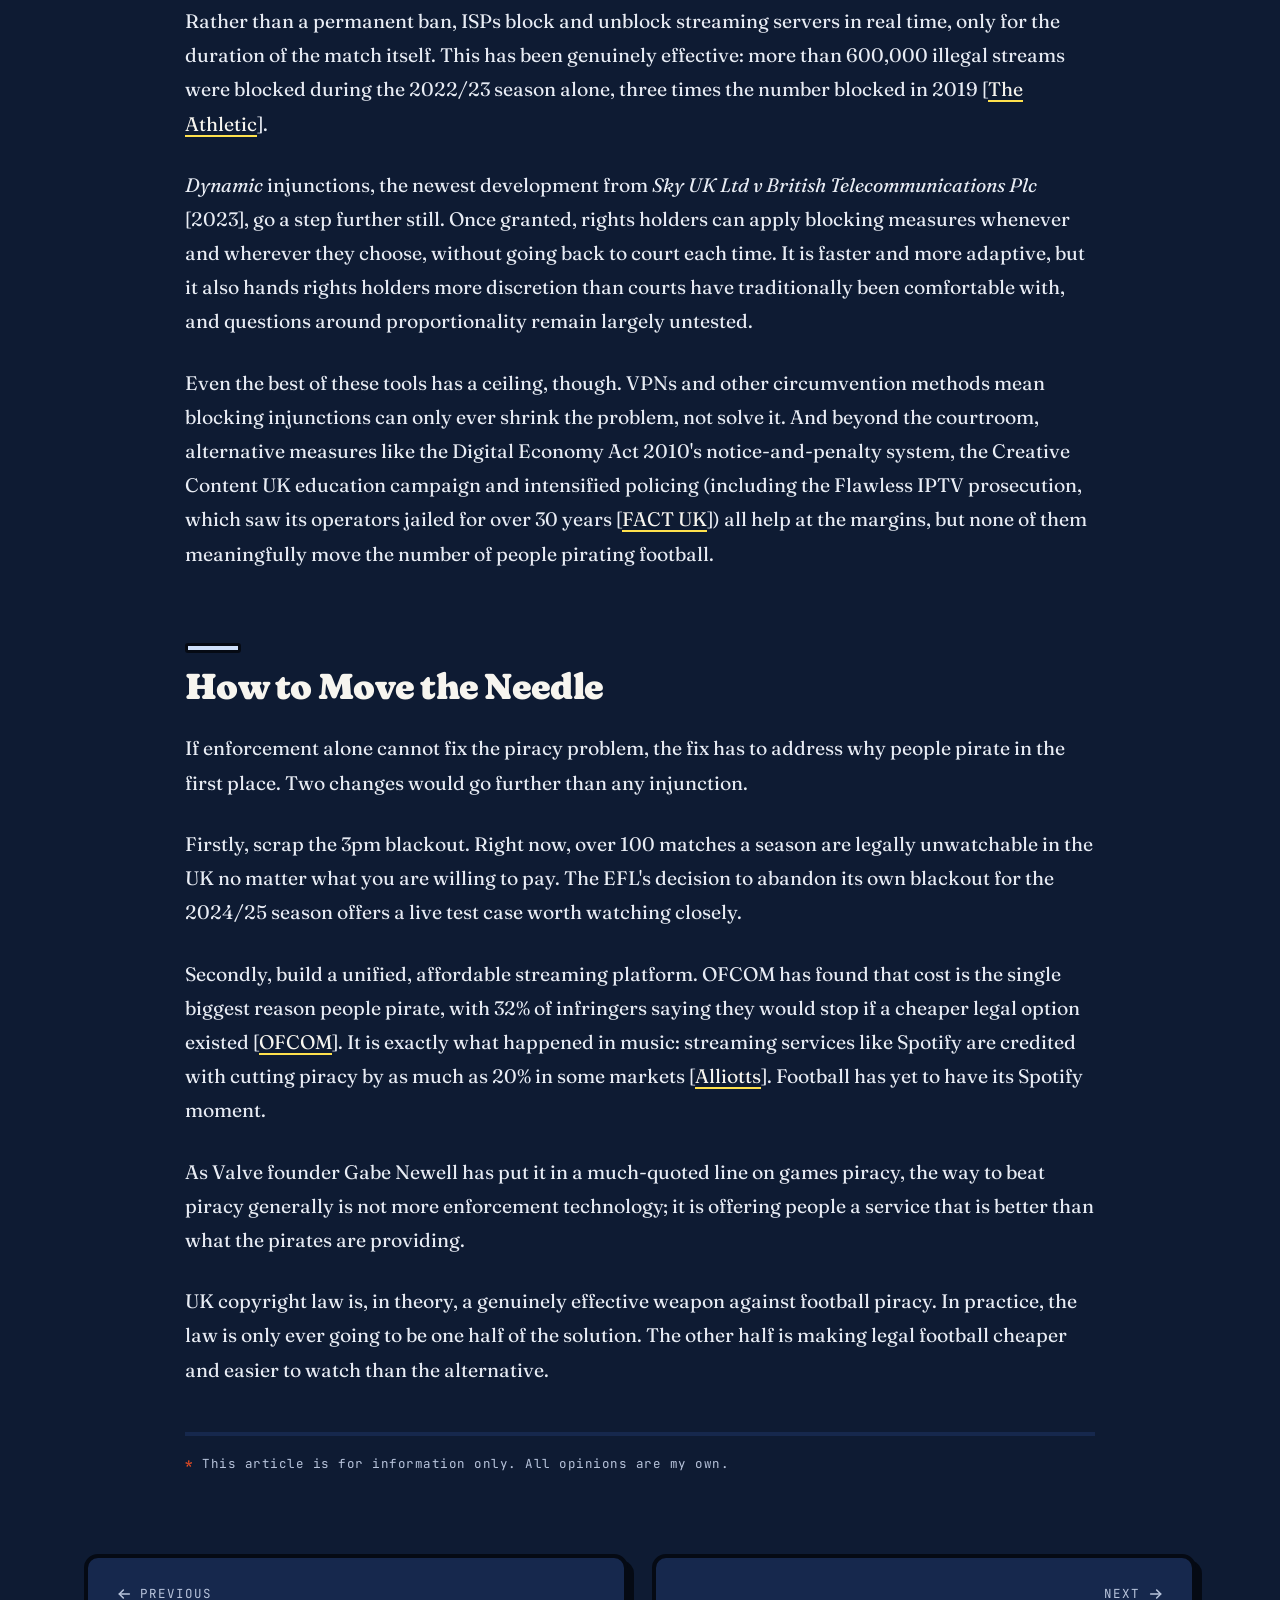
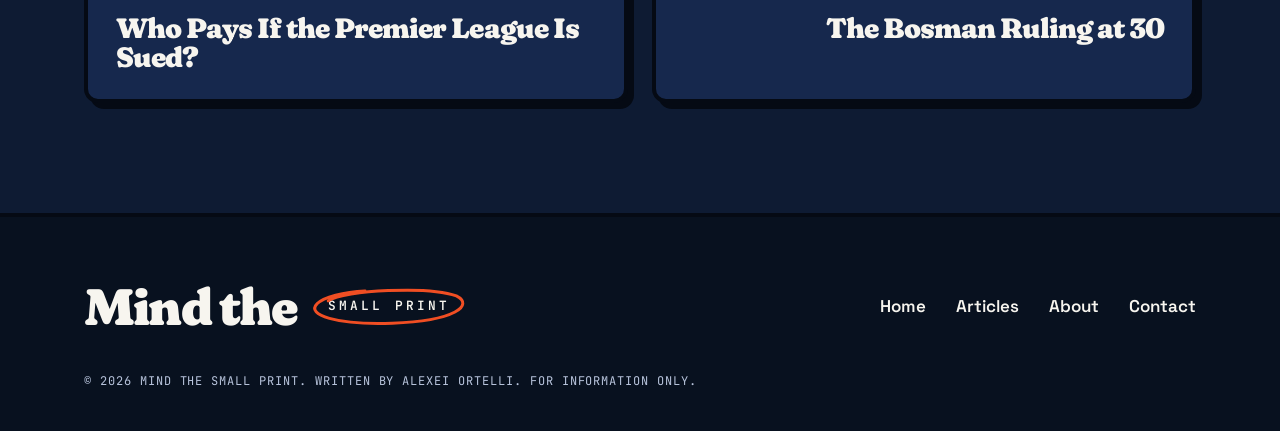
<file: articles/tackling-premier-league-piracy.html>
<!DOCTYPE html>
<html lang="en-GB">
<head>
<meta charset="UTF-8">
<meta name="viewport" content="width=device-width, initial-scale=1.0">
<title>Tackling Premier League Piracy | Mind The Small Print</title>
<meta name="description" content="Live Premier League football is pirated on a huge scale. Drawing on my MA Law dissertation, I look at whether UK copyright law can actually stop it, and what would work better than blocking injunctions alone.">
<meta name="theme-color" content="#0e1b33">
<meta property="og:title" content="Tackling Premier League Piracy | Mind The Small Print">
<meta property="og:description" content="Live Premier League football is pirated on a huge scale. Drawing on my MA Law dissertation, I look at whether UK copyright law can actually stop it, and what would work better than blocking injunctions alone.">
<meta property="og:type" content="article">
<meta property="og:image" content="https://mindthesmallprint.netlify.app/assets/og-image.png">
<meta name="twitter:card" content="summary_large_image">
<link rel="icon" type="image/png" href="../assets/favicon-32.png">
<link rel="apple-touch-icon" href="../assets/apple-touch-icon.png">
<link rel="preload" href="../assets/fonts/fraunces-latin-full-normal.woff2" as="font" type="font/woff2" crossorigin>
<link rel="stylesheet" href="../css/style.css">
<script>document.documentElement.classList.add('js');</script>
</head>
<body>
  <a href="#main" class="skip-link">Skip to content</a>
  <header class="site-header">
    <div class="header-inner">
      <a href="../index.html" class="logo " aria-label="Mind The Small Print, home"><span class="logo-main">Mind the</span><span class="logo-small">Small print<svg class="logo-ring" viewBox="0 0 200 80" preserveAspectRatio="none" aria-hidden="true"><path d="M24 30 C 44 8, 150 0, 184 20 C 206 38, 184 70, 104 75 C 34 79, -4 58, 10 36 C 18 22, 44 12, 70 10"/></svg></span></a>
      <button class="menu-toggle" type="button" aria-expanded="false" aria-controls="site-nav" aria-label="Open menu">
        <svg viewBox="0 0 24 24" fill="none" stroke="currentColor" stroke-width="2.6" stroke-linecap="round" aria-hidden="true"><line x1="4" y1="7" x2="20" y2="7"/><line x1="4" y1="12" x2="20" y2="12"/><line x1="4" y1="17" x2="20" y2="17"/></svg>
      </button>
      <nav class="site-nav" id="site-nav" aria-label="Main">
      <a href="../index.html" class="nav-link">Home</a>
      <a href="../articles.html" class="nav-link active" aria-current="page">Articles</a>
      <a href="../about.html" class="nav-link">About</a>
      </nav>
    </div>
  </header>
  <div class="progress cat-sports" aria-hidden="true"></div>
  <main id="main" class="cat-sports">
  <section class="hero hero-compact">
    <img class="hero-img" src="../assets/article-piracy-hero.jpg" alt="" fetchpriority="high">
    <div class="hero-inner">
      <span class="stamp stamp-wobble">Spotlight</span>
      <div class="badges"><a href="../articles.html?category=Sports%20Law" class="badge cat-sports">Sports Law</a><a href="../articles.html?category=Intellectual%20Property%20Law" class="badge cat-ip">Intellectual Property Law</a></div>
      <h1 class="display">Tackling Premier League Piracy</h1>
      <div class="hero-meta">
        <span>Alexei Ortelli</span>
        <span>&middot;</span>
        <span>August 2024</span>
        <span>&middot;</span>
        <span>8 min read</span>
      </div>
    </div>
  </section>
  <article>
    <div class="article-body">
      <p>With illegal streaming more widespread and sophisticated than ever, the Premier League faces a very real and developing threat to its broadcasting model. This piece is a condensed version of my MA Law dissertation, titled <em>Tackling Premier League Piracy: Assessing the Effectiveness of UK Copyright Law and Remedies in Combatting Illegal Premier League Streaming</em>.</p>
      <h2>The “Industry Killer”</h2>
      <p>The English Premier League is now the most-watched football league on earth, with a global audience now north of 1.85 billion fans [<a href="https://www.premierleague.com/en/news/4016793" target="_blank" rel="noopener">Premier League</a>].</p>
      <p>That reach translates directly into revenue: broadcasting deals now make up 53% of club income [<a href="https://www.deloitte.com/fi/fi/about/press-room/annual-review-of-football-finance-2024.html" target="_blank" rel="noopener">Deloitte</a>], making the Premier League Europe's highest-earning domestic competition.</p>
      <p>But the value of those deals rests entirely on one thing: exclusivity, and that exclusivity is being chipped away by two very different pressures driving fans toward piracy.</p>
      <p>The first is structural. English football's long-standing 3pm Saturday blackout, a rule designed to protect matchday attendances, keeps over 100 Premier League fixtures off UK screens entirely every season. The second is economic: the cost-of-living squeeze, paired with rising subscription prices, has pushed an estimated one in six UK adults [<a href="https://www.nytimes.com/athletic/4792811/2023/08/21/premier-league-illegal-streaming-piracy/" target="_blank" rel="noopener">The Athletic</a>] toward illegal streams simply to watch the football they cannot otherwise access or afford.</p>
      <p>The result is the same either way: broadcasters pay for exclusive access, and piracy quietly erodes it. One 2019 study put the cost of piracy at £1 million per match [<a href="https://www.sportspro.com/news/sponsorship-marketing/premier-league-illegal-streaming-sponsorship-value-piracy/" target="_blank" rel="noopener">SportsPro</a>]. It is a figure stark enough that some in the industry have started calling piracy exactly what it is: an industry killer [<a href="https://www.thetimes.com/culture/tv-radio/article/premier-league-footballs-fight-against-tv-piracy-wsnjsvnt9" target="_blank" rel="noopener">The Times</a>].</p>
      <h2>Defending Against Piracy – The CDPA</h2>
      <p>The starting point is the Copyright, Designs and Patents Act 1988 (CDPA). Section 6 defines a broadcast as an electronic transmission of images or sounds for simultaneous public reception, and live Premier League coverage fits that comfortably. Section 6(1A) extends the same protection to simultaneous internet streams, which matters given how much football is now watched through an app rather than a set-top box. Section 20 then gives broadcasters the exclusive right to "communicate the work to the public," and it is this right that pirate streams infringe.</p>
      <p>The courts have read that right broadly. In <em>Football Association Premier League Ltd v British Sky Broadcasting Ltd</em> [2013], the first English case to tackle illegal sports streaming, the court held that FirstRow Sports, a site that did not host any streams itself but aggregated links to them, was still responsible for communicating the broadcasts to the public because its operators actively intervened by inviting and aggregating those streaming links [FAPL v BSkyB]. In other words, curating piracy counts as piracy, even if you never touch the stream yourself.</p>
      <p>That same logic caught two IPTV services in <em>Columbia Pictures Industries Inc v British Telecommunications Plc</em> [2024], even though neither hosted the content directly. Given that most people pirating football go through exactly this kind of aggregator rather than a raw stream, that breadth matters a great deal.</p>
      <p>Post-Brexit, the CDPA's reach also holds up internationally. The Berne and Rome Conventions bind the UK regardless of EU membership and English courts have repeatedly found jurisdiction over foreign sites simply by asking whether the infringing content is targeted at the UK public, weighing factors like an English-language site, a large share of UK traffic or UK-targeted advertising [FAPL v BT].</p>
      <p>On paper, then, UK copyright law is doing its job. The real problem is not the law itself; it is enforcing it.</p>
      <h2>Launching a Counterattack</h2>
      <p>The CDPA's main tool against piracy is the blocking injunction under section 97A, which forces Internet Service Providers (ISPs) to cut off access to infringing sites. But not all blocking injunctions are equal.</p>
      <p><em>Static</em> injunctions were the first of their kind, used in the FirstRow case to block the site's IP address. The problem: IP addresses often host hundreds of unrelated, entirely legal websites, so taking one down can mean collateral damage on a large scale.</p>
      <p><em>Live</em> blocking injunctions, developed in <em>FAPL v British Telecommunications Plc</em> [2017], fixed that. Rather than a permanent ban, ISPs block and unblock streaming servers in real time, only for the duration of the match itself. This has been genuinely effective: more than 600,000 illegal streams were blocked during the 2022/23 season alone, three times the number blocked in 2019 [<a href="https://www.nytimes.com/athletic/4792811/2023/08/21/premier-league-illegal-streaming-piracy/" target="_blank" rel="noopener">The Athletic</a>].</p>
      <p><em>Dynamic</em> injunctions, the newest development from <em>Sky UK Ltd v British Telecommunications Plc</em> [2023], go a step further still. Once granted, rights holders can apply blocking measures whenever and wherever they choose, without going back to court each time. It is faster and more adaptive, but it also hands rights holders more discretion than courts have traditionally been comfortable with, and questions around proportionality remain largely untested.</p>
      <p>Even the best of these tools has a ceiling, though. VPNs and other circumvention methods mean blocking injunctions can only ever shrink the problem, not solve it. And beyond the courtroom, alternative measures like the Digital Economy Act 2010's notice-and-penalty system, the Creative Content UK education campaign and intensified policing (including the Flawless IPTV prosecution, which saw its operators jailed for over 30 years [<a href="https://www.fact-uk.org.uk/the-individuals-behind-three-pirate-streaming-organisations-which-offered-illegal-access-to-watch-premier-league-matches-have-today-been-jailed-for-a-total-of-30-years-7-months/" target="_blank" rel="noopener">FACT UK</a>]) all help at the margins, but none of them meaningfully move the number of people pirating football.</p>
      <h2>How to Move the Needle</h2>
      <p>If enforcement alone cannot fix the piracy problem, the fix has to address why people pirate in the first place. Two changes would go further than any injunction.</p>
      <p>Firstly, scrap the 3pm blackout. Right now, over 100 matches a season are legally unwatchable in the UK no matter what you are willing to pay. The EFL's decision to abandon its own blackout for the 2024/25 season offers a live test case worth watching closely.</p>
      <p>Secondly, build a unified, affordable streaming platform. OFCOM has found that cost is the single biggest reason people pirate, with 32% of infringers saying they would stop if a cheaper legal option existed [<a href="https://www.create.ac.uk/news/2013/09/11/ofcom-publishes-high-volume-infringers-analysis-report/" target="_blank" rel="noopener">OFCOM</a>]. It is exactly what happened in music: streaming services like Spotify are credited with cutting piracy by as much as 20% in some markets [<a href="https://www.alliotts.com/articles/streaming-has-a-consumer-and-a-piracy-problem-the-answer-lies-in-the-music-industry/" target="_blank" rel="noopener">Alliotts</a>]. Football has yet to have its Spotify moment.</p>
      <p>As Valve founder Gabe Newell has put it in a much-quoted line on games piracy, the way to beat piracy generally is not more enforcement technology; it is offering people a service that is better than what the pirates are providing.</p>
      <p>UK copyright law is, in theory, a genuinely effective weapon against football piracy. In practice, the law is only ever going to be one half of the solution. The other half is making legal football cheaper and easier to watch than the alternative.</p>
    </div>
    <div class="disclaimer">
      <p>This article is for information only. All opinions are my own.</p>
    </div>
  </article>
  <nav class="article-nav" aria-label="More articles">
    <a href="premier-league-directors-indemnity.html" class="nav-card prev"><span class="small-print"><svg viewBox="0 0 24 24" fill="none" stroke="currentColor" stroke-width="2.4" stroke-linecap="round" stroke-linejoin="round" aria-hidden="true"><line x1="20" y1="12" x2="5" y2="12"/><polyline points="11 6 5 12 11 18"/></svg> Previous</span><span class="nav-title display">Who Pays If the Premier League Is Sued?</span></a>
    <a href="bosman-ruling-at-30.html" class="nav-card next"><span class="small-print">Next <svg viewBox="0 0 24 24" fill="none" stroke="currentColor" stroke-width="2.4" stroke-linecap="round" stroke-linejoin="round" aria-hidden="true"><line x1="4" y1="12" x2="19" y2="12"/><polyline points="13 6 19 12 13 18"/></svg></span><span class="nav-title display">The Bosman Ruling at 30</span></a>
  </nav>
  </main>
  <footer class="site-footer">
    <div class="footer-inner">
      <a href="../index.html" class="logo footer-logo" aria-label="Mind The Small Print, home"><span class="logo-main">Mind the</span><span class="logo-small">Small print<svg class="logo-ring" viewBox="0 0 200 80" preserveAspectRatio="none" aria-hidden="true"><path d="M24 30 C 44 8, 150 0, 184 20 C 206 38, 184 70, 104 75 C 34 79, -4 58, 10 36 C 18 22, 44 12, 70 10"/></svg></span></a>
      <nav class="footer-links" aria-label="Footer">
        <a href="../index.html">Home</a>
        <a href="../articles.html">Articles</a>
        <a href="../about.html">About</a>
        <a href="mailto:Alexeiortelli@outlook.com">Contact</a>
      </nav>
    </div>
    <div class="footer-bottom">
      &copy; <span id="year"></span> Mind The Small Print. Written by Alexei Ortelli. For information only.
    </div>
  </footer>
  <script src="../js/articles-data.js"></script>
  <script src="../js/main.js"></script>
</body>
</html>
</file>
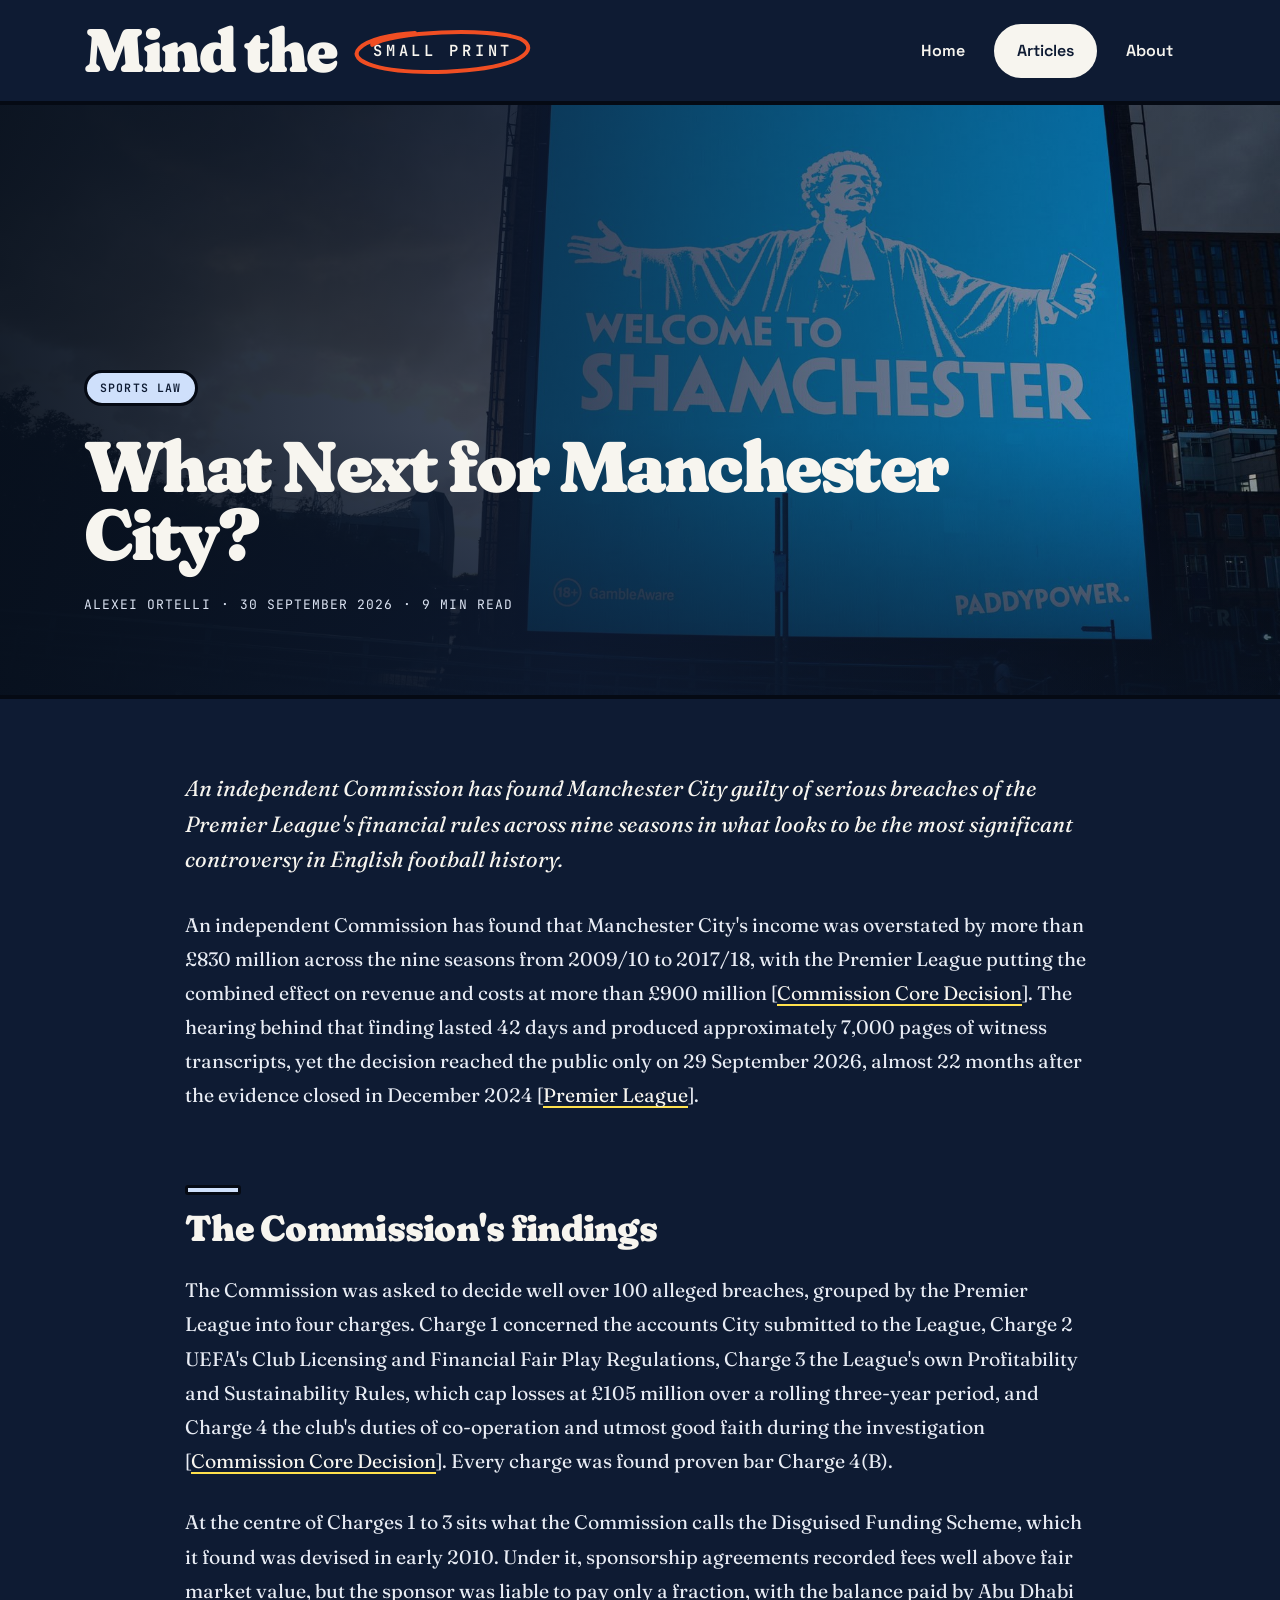
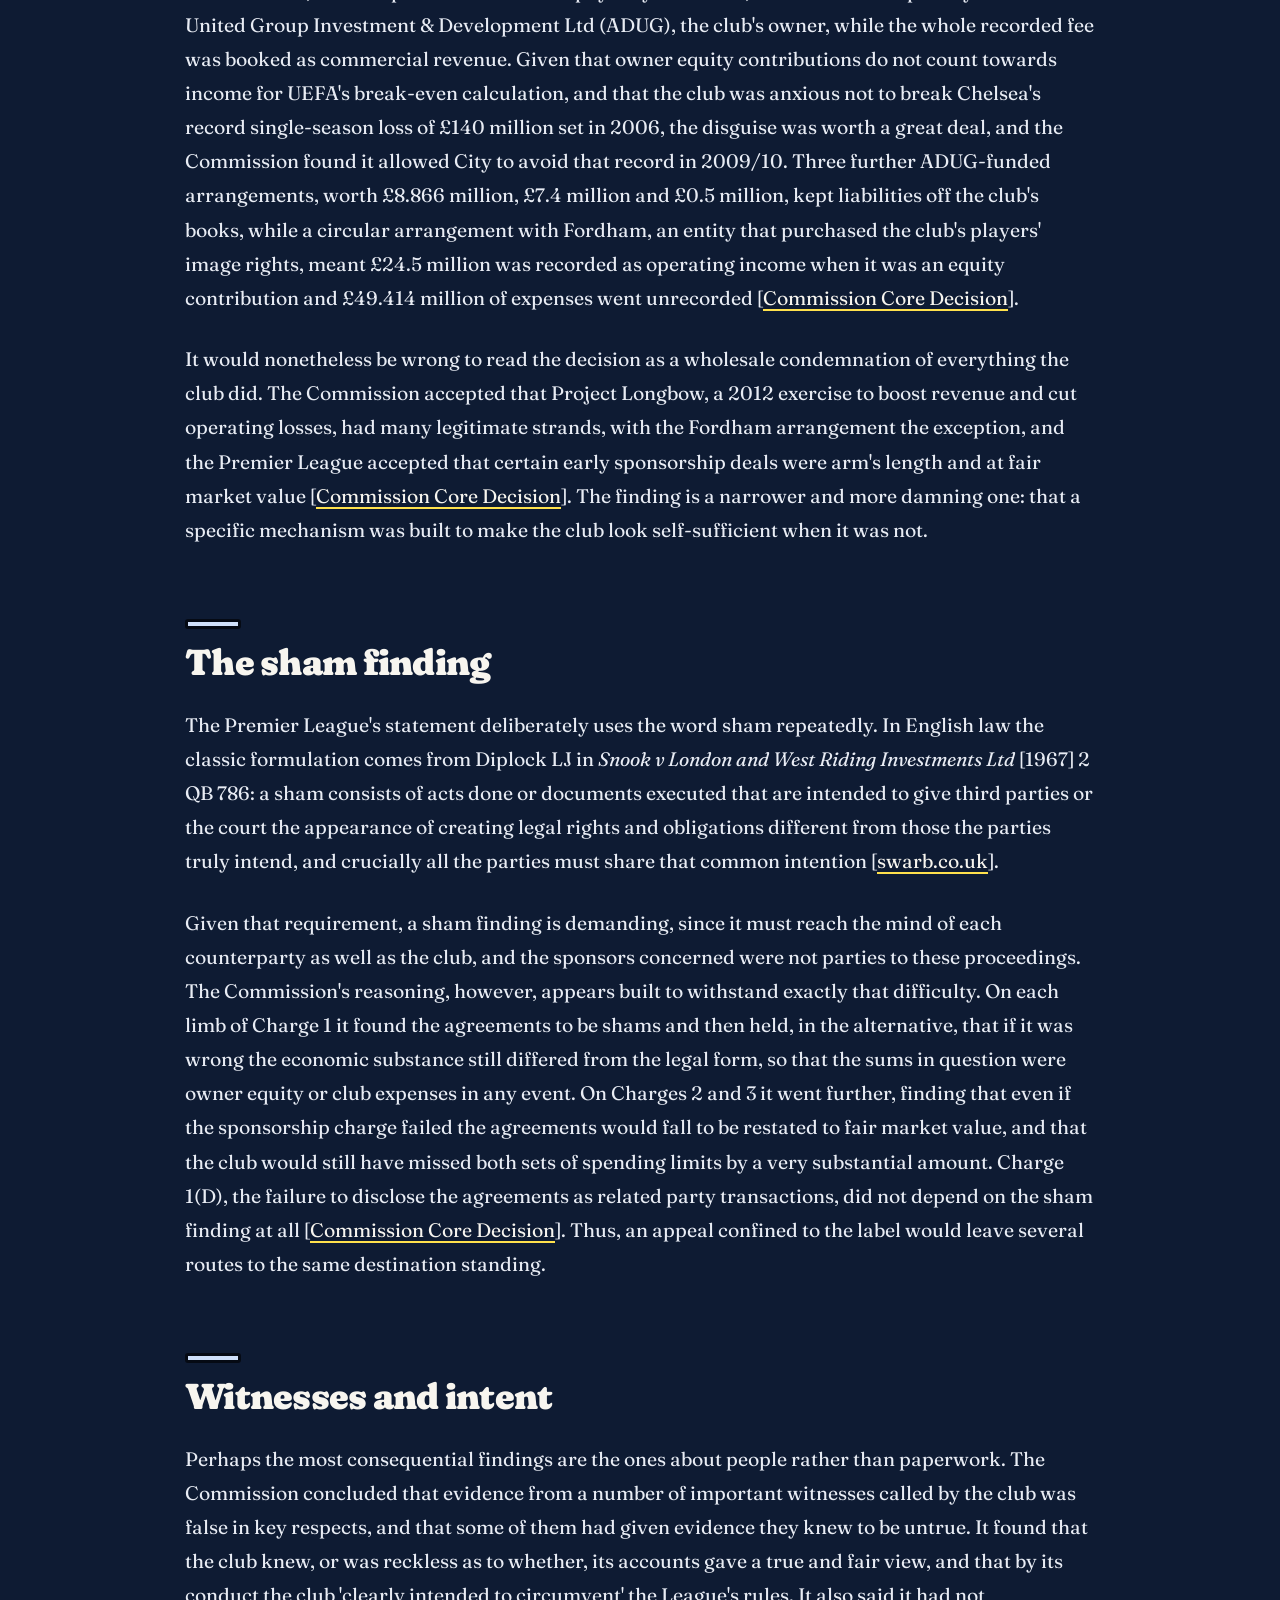
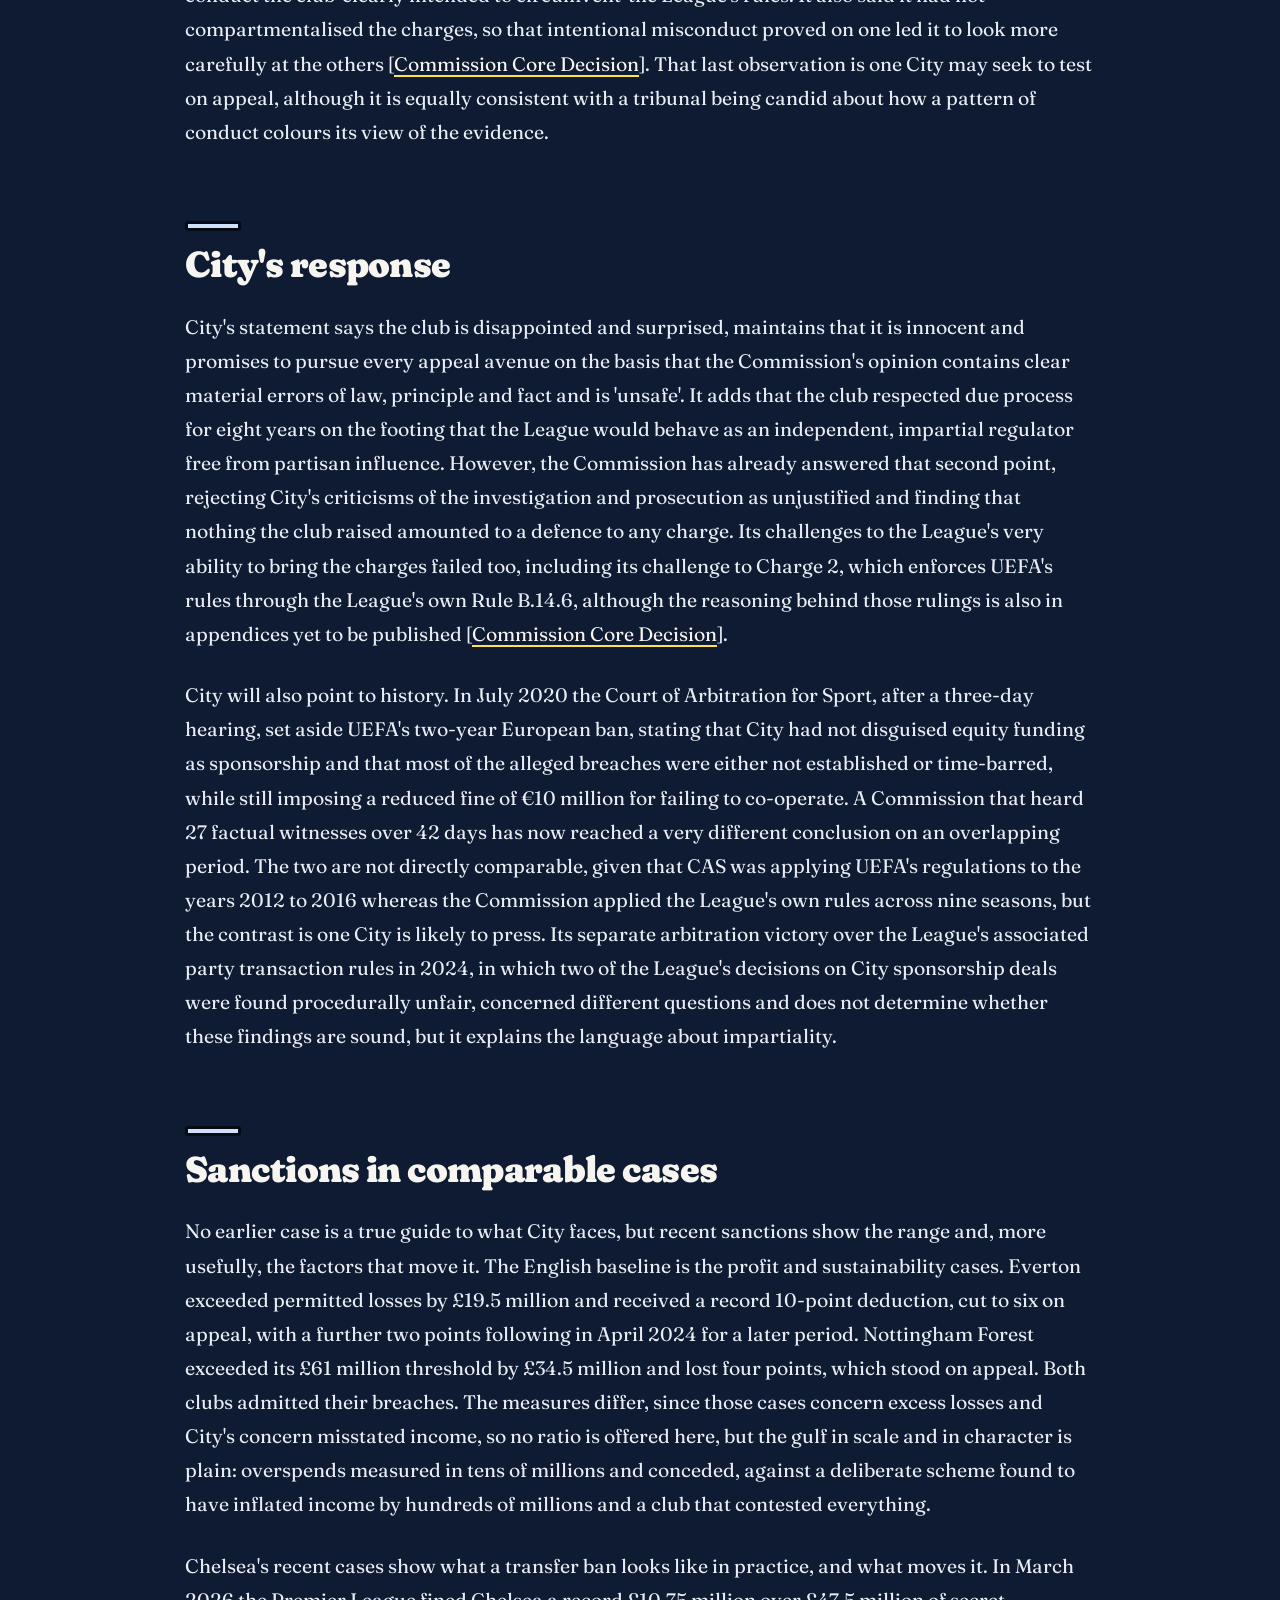
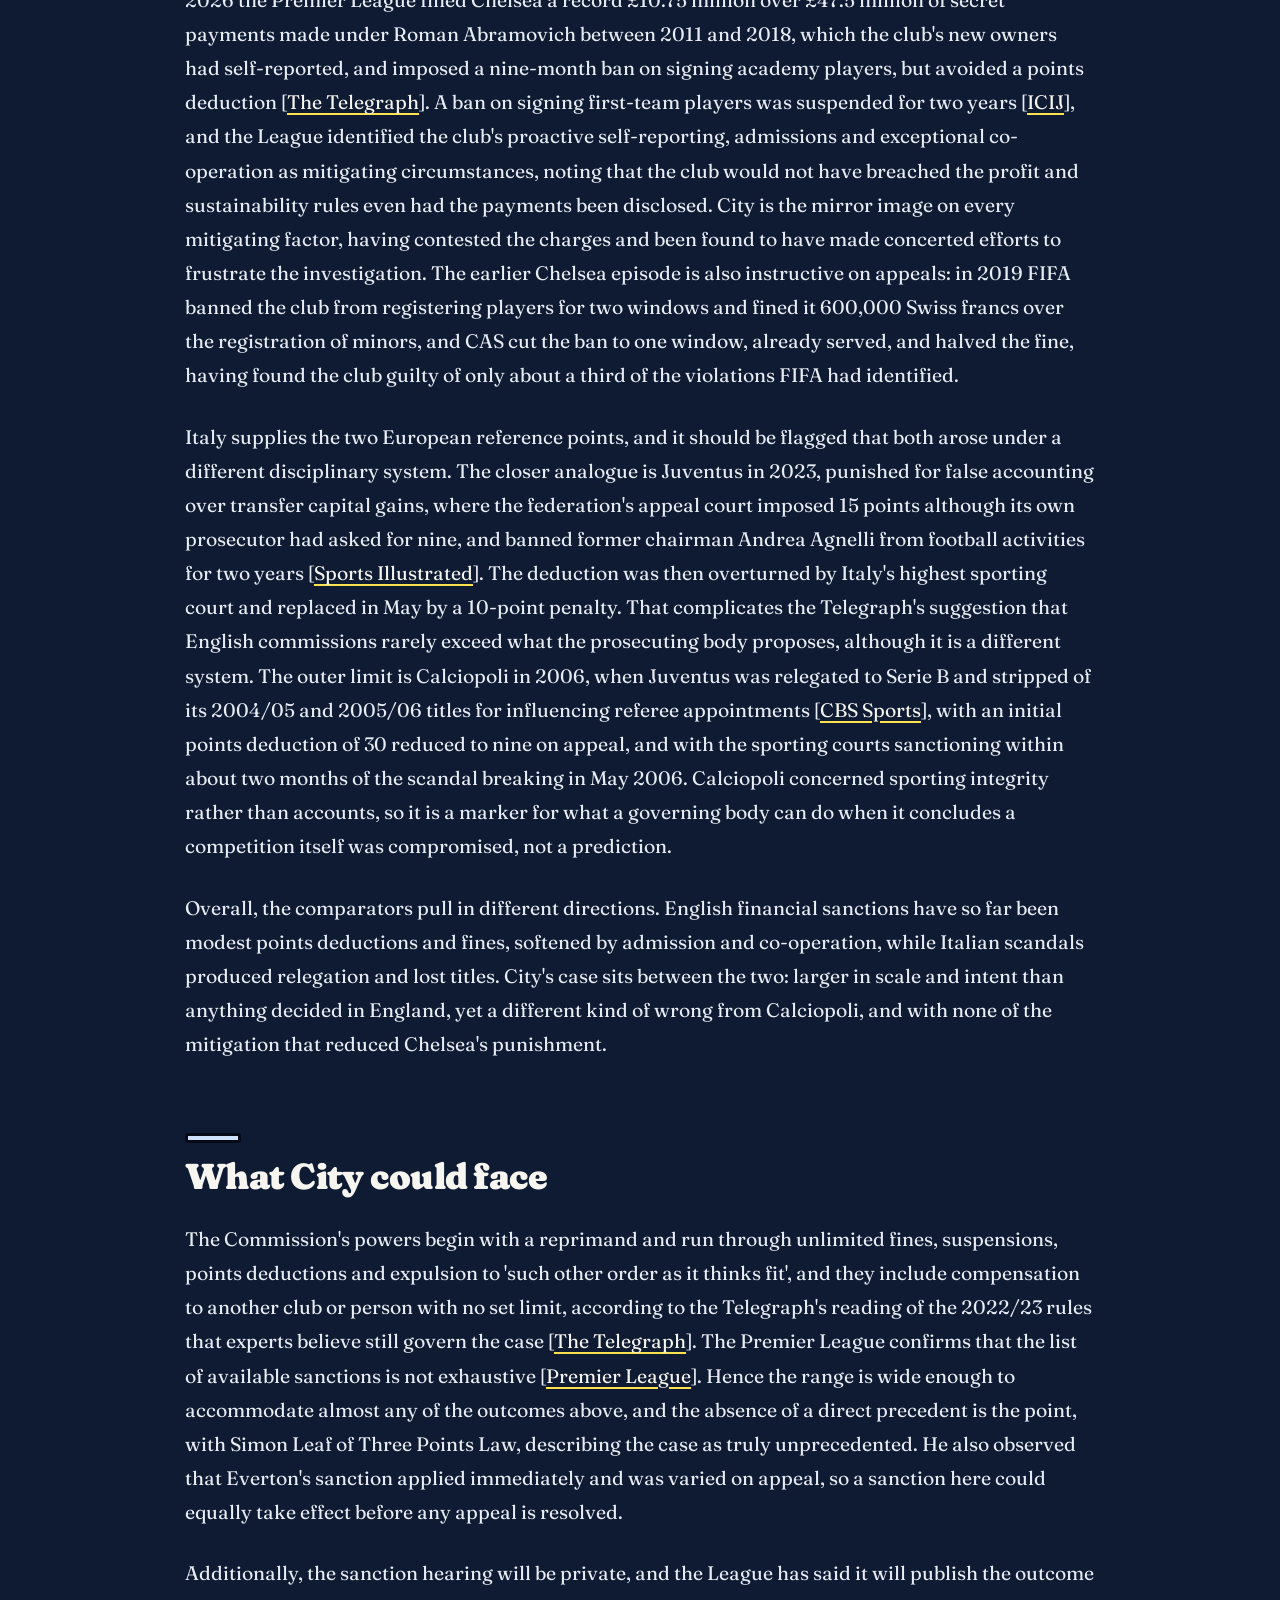
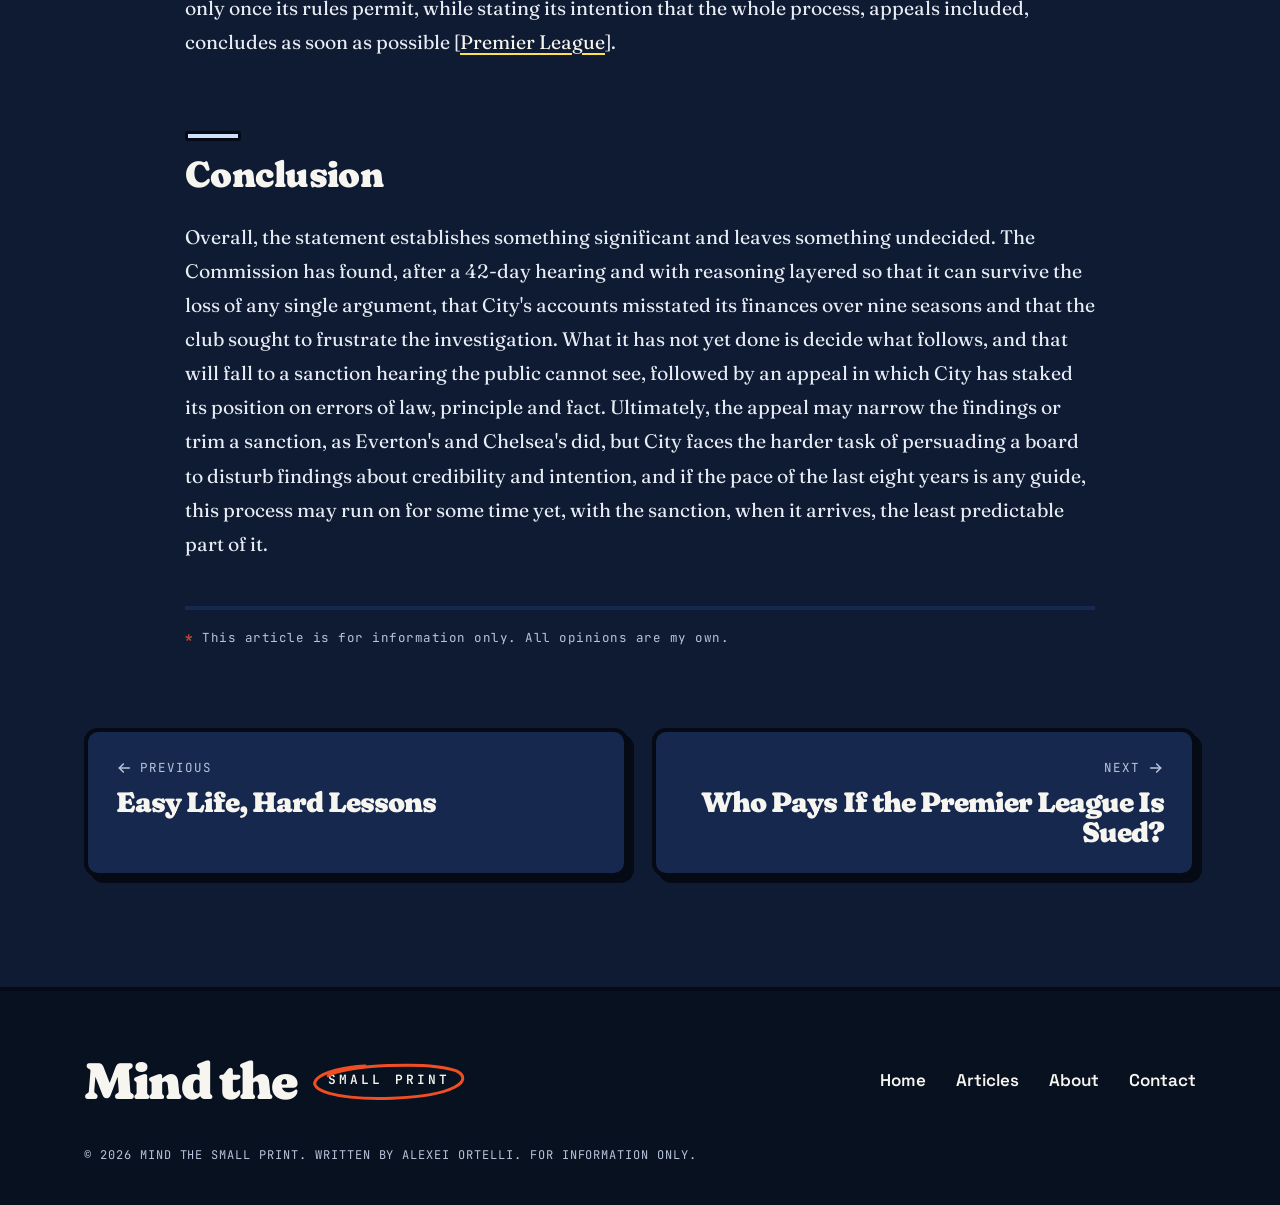
<file: articles/what-next-for-manchester-city.html>
<!DOCTYPE html>
<html lang="en-GB">
<head>
<meta charset="UTF-8">
<meta name="viewport" content="width=device-width, initial-scale=1.0">
<title>What Next for Manchester City? | Mind The Small Print</title>
<meta name="description" content="An independent Commission has found Manchester City guilty of serious breaches of the Premier League&#x27;s financial rules across nine seasons. So, what next?">
<meta name="theme-color" content="#0e1b33">
<meta property="og:title" content="What Next for Manchester City? | Mind The Small Print">
<meta property="og:description" content="An independent Commission has found Manchester City guilty of serious breaches of the Premier League&#x27;s financial rules across nine seasons. So, what next?">
<meta property="og:type" content="article">
<meta property="og:image" content="https://mindthesmallprint.netlify.app/assets/og-image.png">
<meta name="twitter:card" content="summary_large_image">
<link rel="icon" type="image/png" href="../assets/favicon-32.png">
<link rel="apple-touch-icon" href="../assets/apple-touch-icon.png">
<link rel="preload" href="../assets/fonts/fraunces-latin-full-normal.woff2" as="font" type="font/woff2" crossorigin>
<link rel="stylesheet" href="../css/style.css">
<script>document.documentElement.classList.add('js');</script>
</head>
<body>
  <a href="#main" class="skip-link">Skip to content</a>
  <header class="site-header">
    <div class="header-inner">
      <a href="../index.html" class="logo " aria-label="Mind The Small Print, home"><span class="logo-main">Mind the</span><span class="logo-small">Small print<svg class="logo-ring" viewBox="0 0 200 80" preserveAspectRatio="none" aria-hidden="true"><path d="M24 30 C 44 8, 150 0, 184 20 C 206 38, 184 70, 104 75 C 34 79, -4 58, 10 36 C 18 22, 44 12, 70 10"/></svg></span></a>
      <button class="menu-toggle" type="button" aria-expanded="false" aria-controls="site-nav" aria-label="Open menu">
        <svg viewBox="0 0 24 24" fill="none" stroke="currentColor" stroke-width="2.6" stroke-linecap="round" aria-hidden="true"><line x1="4" y1="7" x2="20" y2="7"/><line x1="4" y1="12" x2="20" y2="12"/><line x1="4" y1="17" x2="20" y2="17"/></svg>
      </button>
      <nav class="site-nav" id="site-nav" aria-label="Main">
      <a href="../index.html" class="nav-link">Home</a>
      <a href="../articles.html" class="nav-link active" aria-current="page">Articles</a>
      <a href="../about.html" class="nav-link">About</a>
      </nav>
    </div>
  </header>
  <div class="progress cat-sports" aria-hidden="true"></div>
  <main id="main" class="cat-sports">
  <section class="hero hero-compact">
    <img class="hero-img" src="../assets/article-city-hero.jpg" alt="" fetchpriority="high">
    <div class="hero-inner">
      <div class="badges"><a href="../articles.html?category=Sports%20Law" class="badge cat-sports">Sports Law</a></div>
      <h1 class="display">What Next for Manchester City?</h1>
      <div class="hero-meta">
        <span>Alexei Ortelli</span>
        <span>&middot;</span>
        <span>30 September 2026</span>
        <span>&middot;</span>
        <span>9 min read</span>
      </div>
    </div>
  </section>
  <article>
    <div class="article-body">
      <p><em>An independent Commission has found Manchester City guilty of serious breaches of the Premier League's financial rules across nine seasons in what looks to be the most significant controversy in English football history.</em></p>
      <p>An independent Commission has found that Manchester City's income was overstated by more than £830 million across the nine seasons from 2009/10 to 2017/18, with the Premier League putting the combined effect on revenue and costs at more than £900 million [<a href="https://resources.premierleague.pulselive.com/premierleague/document/2026/09/29/9bb3f063-6312-4d15-a1f1-77280d356a49/Premier-League-Manchester-City-independent-Commission-Redacted-Core-Decision.pdf" target="_blank" rel="noopener">Commission Core Decision</a>]. The hearing behind that finding lasted 42 days and produced approximately 7,000 pages of witness transcripts, yet the decision reached the public only on 29 September 2026, almost 22 months after the evidence closed in December 2024 [<a href="https://www.premierleague.com/en/news/4727779/premier-league-statement-manchester-city-fc" target="_blank" rel="noopener">Premier League</a>].</p>
      <h2>The Commission's findings</h2>
      <p>The Commission was asked to decide well over 100 alleged breaches, grouped by the Premier League into four charges. Charge 1 concerned the accounts City submitted to the League, Charge 2 UEFA's Club Licensing and Financial Fair Play Regulations, Charge 3 the League's own Profitability and Sustainability Rules, which cap losses at £105 million over a rolling three-year period, and Charge 4 the club's duties of co-operation and utmost good faith during the investigation [<a href="https://resources.premierleague.pulselive.com/premierleague/document/2026/09/29/9bb3f063-6312-4d15-a1f1-77280d356a49/Premier-League-Manchester-City-independent-Commission-Redacted-Core-Decision.pdf" target="_blank" rel="noopener">Commission Core Decision</a>]. Every charge was found proven bar Charge 4(B).</p>
      <p>At the centre of Charges 1 to 3 sits what the Commission calls the Disguised Funding Scheme, which it found was devised in early 2010. Under it, sponsorship agreements recorded fees well above fair market value, but the sponsor was liable to pay only a fraction, with the balance paid by Abu Dhabi United Group Investment &amp; Development Ltd (ADUG), the club's owner, while the whole recorded fee was booked as commercial revenue. Given that owner equity contributions do not count towards income for UEFA's break-even calculation, and that the club was anxious not to break Chelsea's record single-season loss of £140 million set in 2006, the disguise was worth a great deal, and the Commission found it allowed City to avoid that record in 2009/10. Three further ADUG-funded arrangements, worth £8.866 million, £7.4 million and £0.5 million, kept liabilities off the club's books, while a circular arrangement with Fordham, an entity that purchased the club's players' image rights, meant £24.5 million was recorded as operating income when it was an equity contribution and £49.414 million of expenses went unrecorded [<a href="https://resources.premierleague.pulselive.com/premierleague/document/2026/09/29/9bb3f063-6312-4d15-a1f1-77280d356a49/Premier-League-Manchester-City-independent-Commission-Redacted-Core-Decision.pdf" target="_blank" rel="noopener">Commission Core Decision</a>].</p>
      <p>It would nonetheless be wrong to read the decision as a wholesale condemnation of everything the club did. The Commission accepted that Project Longbow, a 2012 exercise to boost revenue and cut operating losses, had many legitimate strands, with the Fordham arrangement the exception, and the Premier League accepted that certain early sponsorship deals were arm's length and at fair market value [<a href="https://resources.premierleague.pulselive.com/premierleague/document/2026/09/29/9bb3f063-6312-4d15-a1f1-77280d356a49/Premier-League-Manchester-City-independent-Commission-Redacted-Core-Decision.pdf" target="_blank" rel="noopener">Commission Core Decision</a>]. The finding is a narrower and more damning one: that a specific mechanism was built to make the club look self-sufficient when it was not.</p>
      <h2>The sham finding</h2>
      <p>The Premier League's statement deliberately uses the word sham repeatedly. In English law the classic formulation comes from Diplock LJ in <em>Snook v London and West Riding Investments Ltd</em> [1967] 2 QB 786: a sham consists of acts done or documents executed that are intended to give third parties or the court the appearance of creating legal rights and obligations different from those the parties truly intend, and crucially all the parties must share that common intention [<a href="https://swarb.co.uk/snook-v-london-and-west-riding-investments-ltd-ca-1967/" target="_blank" rel="noopener">swarb.co.uk</a>].</p>
      <p>Given that requirement, a sham finding is demanding, since it must reach the mind of each counterparty as well as the club, and the sponsors concerned were not parties to these proceedings. The Commission's reasoning, however, appears built to withstand exactly that difficulty. On each limb of Charge 1 it found the agreements to be shams and then held, in the alternative, that if it was wrong the economic substance still differed from the legal form, so that the sums in question were owner equity or club expenses in any event. On Charges 2 and 3 it went further, finding that even if the sponsorship charge failed the agreements would fall to be restated to fair market value, and that the club would still have missed both sets of spending limits by a very substantial amount. Charge 1(D), the failure to disclose the agreements as related party transactions, did not depend on the sham finding at all [<a href="https://resources.premierleague.pulselive.com/premierleague/document/2026/09/29/9bb3f063-6312-4d15-a1f1-77280d356a49/Premier-League-Manchester-City-independent-Commission-Redacted-Core-Decision.pdf" target="_blank" rel="noopener">Commission Core Decision</a>]. Thus, an appeal confined to the label would leave several routes to the same destination standing.</p>
      <h2>Witnesses and intent</h2>
      <p>Perhaps the most consequential findings are the ones about people rather than paperwork. The Commission concluded that evidence from a number of important witnesses called by the club was false in key respects, and that some of them had given evidence they knew to be untrue. It found that the club knew, or was reckless as to whether, its accounts gave a true and fair view, and that by its conduct the club 'clearly intended to circumvent' the League's rules. It also said it had not compartmentalised the charges, so that intentional misconduct proved on one led it to look more carefully at the others [<a href="https://resources.premierleague.pulselive.com/premierleague/document/2026/09/29/9bb3f063-6312-4d15-a1f1-77280d356a49/Premier-League-Manchester-City-independent-Commission-Redacted-Core-Decision.pdf" target="_blank" rel="noopener">Commission Core Decision</a>]. That last observation is one City may seek to test on appeal, although it is equally consistent with a tribunal being candid about how a pattern of conduct colours its view of the evidence.</p>
      <h2>City's response</h2>
      <p>City's statement says the club is disappointed and surprised, maintains that it is innocent and promises to pursue every appeal avenue on the basis that the Commission's opinion contains clear material errors of law, principle and fact and is 'unsafe'. It adds that the club respected due process for eight years on the footing that the League would behave as an independent, impartial regulator free from partisan influence. However, the Commission has already answered that second point, rejecting City's criticisms of the investigation and prosecution as unjustified and finding that nothing the club raised amounted to a defence to any charge. Its challenges to the League's very ability to bring the charges failed too, including its challenge to Charge 2, which enforces UEFA's rules through the League's own Rule B.14.6, although the reasoning behind those rulings is also in appendices yet to be published [<a href="https://resources.premierleague.pulselive.com/premierleague/document/2026/09/29/9bb3f063-6312-4d15-a1f1-77280d356a49/Premier-League-Manchester-City-independent-Commission-Redacted-Core-Decision.pdf" target="_blank" rel="noopener">Commission Core Decision</a>].</p>
      <p>City will also point to history. In July 2020 the Court of Arbitration for Sport, after a three-day hearing, set aside UEFA's two-year European ban, stating that City had not disguised equity funding as sponsorship and that most of the alleged breaches were either not established or time-barred, while still imposing a reduced fine of €10 million for failing to co-operate. A Commission that heard 27 factual witnesses over 42 days has now reached a very different conclusion on an overlapping period. The two are not directly comparable, given that CAS was applying UEFA's regulations to the years 2012 to 2016 whereas the Commission applied the League's own rules across nine seasons, but the contrast is one City is likely to press. Its separate arbitration victory over the League's associated party transaction rules in 2024, in which two of the League's decisions on City sponsorship deals were found procedurally unfair, concerned different questions and does not determine whether these findings are sound, but it explains the language about impartiality.</p>
      <h2>Sanctions in comparable cases</h2>
      <p>No earlier case is a true guide to what City faces, but recent sanctions show the range and, more usefully, the factors that move it. The English baseline is the profit and sustainability cases. Everton exceeded permitted losses by £19.5 million and received a record 10-point deduction, cut to six on appeal, with a further two points following in April 2024 for a later period. Nottingham Forest exceeded its £61 million threshold by £34.5 million and lost four points, which stood on appeal. Both clubs admitted their breaches. The measures differ, since those cases concern excess losses and City's concern misstated income, so no ratio is offered here, but the gulf in scale and in character is plain: overspends measured in tens of millions and conceded, against a deliberate scheme found to have inflated income by hundreds of millions and a club that contested everything.</p>
      <p>Chelsea's recent cases show what a transfer ban looks like in practice, and what moves it. In March 2026 the Premier League fined Chelsea a record £10.75 million over £47.5 million of secret payments made under Roman Abramovich between 2011 and 2018, which the club's new owners had self-reported, and imposed a nine-month ban on signing academy players, but avoided a points deduction [<a href="https://sports.yahoo.com/articles/chelsea-fined-record-10m-given-132821670.html" target="_blank" rel="noopener">The Telegraph</a>]. A ban on signing first-team players was suspended for two years [<a href="https://www.icij.org/investigations/cyprus-confidential/chelsea-fc-fined-millions-over-secret-payments-under-abramovich-ownership/" target="_blank" rel="noopener">ICIJ</a>], and the League identified the club's proactive self-reporting, admissions and exceptional co-operation as mitigating circumstances, noting that the club would not have breached the profit and sustainability rules even had the payments been disclosed. City is the mirror image on every mitigating factor, having contested the charges and been found to have made concerted efforts to frustrate the investigation. The earlier Chelsea episode is also instructive on appeals: in 2019 FIFA banned the club from registering players for two windows and fined it 600,000 Swiss francs over the registration of minors, and CAS cut the ban to one window, already served, and halved the fine, having found the club guilty of only about a third of the violations FIFA had identified.</p>
      <p>Italy supplies the two European reference points, and it should be flagged that both arose under a different disciplinary system. The closer analogue is Juventus in 2023, punished for false accounting over transfer capital gains, where the federation's appeal court imposed 15 points although its own prosecutor had asked for nine, and banned former chairman Andrea Agnelli from football activities for two years [<a href="https://www.si.com/soccer/2023/01/20/juventus-receives-15-point-deduction-in-serie-a-for-false-accounting" target="_blank" rel="noopener">Sports Illustrated</a>]. The deduction was then overturned by Italy's highest sporting court and replaced in May by a 10-point penalty. That complicates the Telegraph's suggestion that English commissions rarely exceed what the prosecuting body proposes, although it is a different system. The outer limit is Calciopoli in 2006, when Juventus was relegated to Serie B and stripped of its 2004/05 and 2005/06 titles for influencing referee appointments [<a href="https://www.cbssports.com/soccer/news/manchester-city-juventus-calciopoli-scandal-and-relegation-punishment/" target="_blank" rel="noopener">CBS Sports</a>], with an initial points deduction of 30 reduced to nine on appeal, and with the sporting courts sanctioning within about two months of the scandal breaking in May 2006. Calciopoli concerned sporting integrity rather than accounts, so it is a marker for what a governing body can do when it concludes a competition itself was compromised, not a prediction.</p>
      <p>Overall, the comparators pull in different directions. English financial sanctions have so far been modest points deductions and fines, softened by admission and co-operation, while Italian scandals produced relegation and lost titles. City's case sits between the two: larger in scale and intent than anything decided in England, yet a different kind of wrong from Calciopoli, and with none of the mitigation that reduced Chelsea's punishment.</p>
      <h2>What City could face</h2>
      <p>The Commission's powers begin with a reprimand and run through unlimited fines, suspensions, points deductions and expulsion to 'such other order as it thinks fit', and they include compensation to another club or person with no set limit, according to the Telegraph's reading of the 2022/23 rules that experts believe still govern the case [<a href="https://sports.yahoo.com/articles/happens-next-manchester-city-114-181522030.html" target="_blank" rel="noopener">The Telegraph</a>]. The Premier League confirms that the list of available sanctions is not exhaustive [<a href="https://www.premierleague.com/en/news/4727779/premier-league-statement-manchester-city-fc" target="_blank" rel="noopener">Premier League</a>]. Hence the range is wide enough to accommodate almost any of the outcomes above, and the absence of a direct precedent is the point, with Simon Leaf of Three Points Law, describing the case as truly unprecedented. He also observed that Everton's sanction applied immediately and was varied on appeal, so a sanction here could equally take effect before any appeal is resolved.</p>
      <p>Additionally, the sanction hearing will be private, and the League has said it will publish the outcome only once its rules permit, while stating its intention that the whole process, appeals included, concludes as soon as possible [<a href="https://www.premierleague.com/en/news/4727779/premier-league-statement-manchester-city-fc" target="_blank" rel="noopener">Premier League</a>].</p>
      <h2>Conclusion</h2>
      <p>Overall, the statement establishes something significant and leaves something undecided. The Commission has found, after a 42-day hearing and with reasoning layered so that it can survive the loss of any single argument, that City's accounts misstated its finances over nine seasons and that the club sought to frustrate the investigation. What it has not yet done is decide what follows, and that will fall to a sanction hearing the public cannot see, followed by an appeal in which City has staked its position on errors of law, principle and fact. Ultimately, the appeal may narrow the findings or trim a sanction, as Everton's and Chelsea's did, but City faces the harder task of persuading a board to disturb findings about credibility and intention, and if the pace of the last eight years is any guide, this process may run on for some time yet, with the sanction, when it arrives, the least predictable part of it.</p>
    </div>
    <div class="disclaimer">
      <p>This article is for information only. All opinions are my own.</p>
    </div>
  </article>
  <nav class="article-nav" aria-label="More articles">
    <a href="easygroup-v-easy-life-trade-mark-dispute.html" class="nav-card prev"><span class="small-print"><svg viewBox="0 0 24 24" fill="none" stroke="currentColor" stroke-width="2.4" stroke-linecap="round" stroke-linejoin="round" aria-hidden="true"><line x1="20" y1="12" x2="5" y2="12"/><polyline points="11 6 5 12 11 18"/></svg> Previous</span><span class="nav-title display">Easy Life, Hard Lessons</span></a>
    <a href="premier-league-directors-indemnity.html" class="nav-card next"><span class="small-print">Next <svg viewBox="0 0 24 24" fill="none" stroke="currentColor" stroke-width="2.4" stroke-linecap="round" stroke-linejoin="round" aria-hidden="true"><line x1="4" y1="12" x2="19" y2="12"/><polyline points="13 6 19 12 13 18"/></svg></span><span class="nav-title display">Who Pays If the Premier League Is Sued?</span></a>
  </nav>
  </main>
  <footer class="site-footer">
    <div class="footer-inner">
      <a href="../index.html" class="logo footer-logo" aria-label="Mind The Small Print, home"><span class="logo-main">Mind the</span><span class="logo-small">Small print<svg class="logo-ring" viewBox="0 0 200 80" preserveAspectRatio="none" aria-hidden="true"><path d="M24 30 C 44 8, 150 0, 184 20 C 206 38, 184 70, 104 75 C 34 79, -4 58, 10 36 C 18 22, 44 12, 70 10"/></svg></span></a>
      <nav class="footer-links" aria-label="Footer">
        <a href="../index.html">Home</a>
        <a href="../articles.html">Articles</a>
        <a href="../about.html">About</a>
        <a href="mailto:Alexeiortelli@outlook.com">Contact</a>
      </nav>
    </div>
    <div class="footer-bottom">
      &copy; <span id="year"></span> Mind The Small Print. Written by Alexei Ortelli. For information only.
    </div>
  </footer>
  <script src="../js/articles-data.js"></script>
  <script src="../js/main.js"></script>
</body>
</html>
</file>
<file: css/style.css>
/* ==========================================================================
   Mind The Small Print: stylesheet
   One shared stylesheet for every page. Colours, fonts and sizes are set as
   variables in :root below, so a palette change only needs editing there.
   ========================================================================== */

/* ---------- Fonts (self-hosted, SIL Open Font Licence, see assets/fonts) ---------- */
@font-face { font-family: 'Fraunces'; font-style: normal; font-weight: 100 900; font-display: swap;
  src: url('../assets/fonts/fraunces-latin-full-normal.woff2') format('woff2-variations');
  unicode-range: U+0000-00FF,U+0131,U+0152-0153,U+02BB-02BC,U+02C6,U+02DA,U+02DC,U+0304,U+0308,U+0329,U+2000-206F,U+20AC,U+2122,U+2191,U+2193,U+2212,U+2215,U+FEFF,U+FFFD; }
@font-face { font-family: 'Fraunces'; font-style: normal; font-weight: 100 900; font-display: swap;
  src: url('../assets/fonts/fraunces-latin-ext-full-normal.woff2') format('woff2-variations');
  unicode-range: U+0100-02BA,U+02BD-02C5,U+02C7-02CC,U+02CE-02D7,U+02DD-02FF,U+0304,U+0308,U+0329,U+1D00-1DBF,U+1E00-1E9F,U+1EF2-1EFF,U+2020,U+20A0-20AB,U+20AD-20C0,U+2113,U+2C60-2C7F,U+A720-A7FF; }
@font-face { font-family: 'Fraunces'; font-style: italic; font-weight: 100 900; font-display: swap;
  src: url('../assets/fonts/fraunces-latin-full-italic.woff2') format('woff2-variations');
  unicode-range: U+0000-00FF,U+0131,U+0152-0153,U+02BB-02BC,U+02C6,U+02DA,U+02DC,U+0304,U+0308,U+0329,U+2000-206F,U+20AC,U+2122,U+2191,U+2193,U+2212,U+2215,U+FEFF,U+FFFD; }
@font-face { font-family: 'Fraunces'; font-style: italic; font-weight: 100 900; font-display: swap;
  src: url('../assets/fonts/fraunces-latin-ext-full-italic.woff2') format('woff2-variations');
  unicode-range: U+0100-02BA,U+02BD-02C5,U+02C7-02CC,U+02CE-02D7,U+02DD-02FF,U+0304,U+0308,U+0329,U+1D00-1DBF,U+1E00-1E9F,U+1EF2-1EFF,U+2020,U+20A0-20AB,U+20AD-20C0,U+2113,U+2C60-2C7F,U+A720-A7FF; }
@font-face { font-family: 'Space Grotesk'; font-style: normal; font-weight: 300 700; font-display: swap;
  src: url('../assets/fonts/space-grotesk-latin-wght-normal.woff2') format('woff2-variations');
  unicode-range: U+0000-00FF,U+0131,U+0152-0153,U+02BB-02BC,U+02C6,U+02DA,U+02DC,U+0304,U+0308,U+0329,U+2000-206F,U+20AC,U+2122,U+2191,U+2193,U+2212,U+2215,U+FEFF,U+FFFD; }
@font-face { font-family: 'Space Grotesk'; font-style: normal; font-weight: 300 700; font-display: swap;
  src: url('../assets/fonts/space-grotesk-latin-ext-wght-normal.woff2') format('woff2-variations');
  unicode-range: U+0100-02BA,U+02BD-02C5,U+02C7-02CC,U+02CE-02D7,U+02DD-02FF,U+0304,U+0308,U+0329,U+1D00-1DBF,U+1E00-1E9F,U+1EF2-1EFF,U+2020,U+20A0-20AB,U+20AD-20C0,U+2113,U+2C60-2C7F,U+A720-A7FF; }
@font-face { font-family: 'JetBrains Mono'; font-style: normal; font-weight: 400; font-display: swap;
  src: url('../assets/fonts/jetbrains-mono-latin-400-normal.woff2') format('woff2'); }
@font-face { font-family: 'JetBrains Mono'; font-style: normal; font-weight: 600; font-display: swap;
  src: url('../assets/fonts/jetbrains-mono-latin-600-normal.woff2') format('woff2'); }

/* ---------- Palette and settings ---------- */
:root {
  /* Base: dark navy */
  --navy: #0e1b33;      /* page background */
  --surface: #16284d;   /* cards, panels */
  --deep: #08111f;      /* deeper bands: lens strip, ticker, footer */
  --line: #050a14;      /* thick borders and hard shadows */

  /* Text */
  --cream: #f7f5ef;
  --muted: #b8c4dc;
  --faint: #8f9bb5;

  /* Blues */
  --cobalt: #1f4fd8;
  --sky: #cfe0fb;
  --deepblue: #14357a;

  /* Pops of colour */
  --tomato: #f04e23;
  --yellow: #ffe14d;

  --display: 'Fraunces', Georgia, 'Times New Roman', serif;
  --sans: 'Space Grotesk', system-ui, -apple-system, 'Segoe UI', sans-serif;
  --mono: 'JetBrains Mono', ui-monospace, Menlo, Consolas, monospace;

  --max: 1240px;
  --gutter: clamp(20px, 5vw, 64px);
  --border: 4px solid var(--line);
  --shadow: 6px 6px 0 0 var(--line);
  --shadow-lg: 12px 12px 0 0 var(--line);
  --radius: 14px;
  --spring: cubic-bezier(.34, 1.56, .64, 1);
  --ease: cubic-bezier(.2, .9, .2, 1);
}

/* Category colours: --cat is the colour, --cat-ink the text on top of it */
.cat-sports     { --cat: var(--sky);      --cat-ink: var(--navy); }
.cat-ip         { --cat: var(--tomato);   --cat-ink: var(--navy); }
.cat-media      { --cat: var(--yellow);   --cat-ink: var(--navy); }
.cat-commercial { --cat: var(--deepblue); --cat-ink: #ffffff; }
.cat-wider      { --cat: var(--navy);     --cat-ink: var(--yellow); }

/* ---------- Base ---------- */
@view-transition { navigation: auto; }
*, *::before, *::after { box-sizing: border-box; }
html { -webkit-text-size-adjust: 100%; scroll-behavior: smooth; }
body {
  margin: 0;
  background: var(--navy);
  color: var(--cream);
  font-family: var(--sans);
  font-size: 17px;
  line-height: 1.6;
  -webkit-font-smoothing: antialiased;
}
img { max-width: 100%; display: block; }
a { color: var(--cream); }
a:hover { color: var(--yellow); }
::selection { background: var(--yellow); color: var(--navy); }
:focus-visible { outline: 3px solid var(--yellow); outline-offset: 3px; }
h1, h2, h3 { margin: 0; }
.display {
  font-family: var(--display);
  font-weight: 900;
  font-variation-settings: 'SOFT' 100, 'WONK' 1;
  letter-spacing: -.035em;
  line-height: .95;
}
.wrap { max-width: var(--max); margin: 0 auto; padding: 0 var(--gutter); }
.eyebrow {
  display: inline-block;
  font-family: var(--mono);
  font-size: 13px;
  font-weight: 600;
  letter-spacing: .2em;
  text-transform: uppercase;
  color: var(--tomato);
}
.small-print {
  font-family: var(--mono);
  font-size: 12.5px;
  letter-spacing: .08em;
  text-transform: uppercase;
  color: var(--muted);
}
.skip-link {
  position: absolute; left: 12px; top: -60px; z-index: 100;
  padding: 10px 16px; background: var(--yellow); color: var(--navy);
  border: var(--border); border-radius: 999px; font-weight: 600; text-decoration: none;
}
.skip-link:focus { top: 12px; }

/* ---------- Logo ---------- */
.logo {
  display: inline-flex;
  align-items: center;
  gap: .22em;
  color: var(--cream);
  text-decoration: none;
  white-space: nowrap;
  font-size: clamp(30px, 4.8vw, 68px);
}
.logo:hover { color: var(--cream); }
.logo-main {
  font-family: var(--display);
  font-weight: 900;
  font-variation-settings: 'SOFT' 100, 'WONK' 1;
  letter-spacing: -.035em;
  line-height: 1;
}
.logo-small {
  position: relative;
  display: inline-block;
  padding: 1.05em 1.5em;
  font-family: var(--mono);
  font-weight: 600;
  font-size: .25em;
  letter-spacing: .24em;
  line-height: 1;
  text-transform: uppercase;
}
.logo-ring {
  position: absolute; inset: 0; width: 100%; height: 100%;
  overflow: visible; pointer-events: none;
}
.logo-ring path {
  fill: none; stroke: var(--tomato); stroke-width: 4;
  stroke-linecap: round; vector-effect: non-scaling-stroke;
  stroke-dasharray: 520; stroke-dashoffset: 0;
}
.js .site-header .logo-ring path { animation: draw-ring 1.1s var(--ease) .2s both; }
@keyframes draw-ring { from { stroke-dashoffset: 520; } to { stroke-dashoffset: 0; } }
.footer-logo { font-size: clamp(34px, 4vw, 52px); }
.footer-logo .logo-ring path { stroke-width: 3; }

/* ---------- Header and navigation ---------- */
.site-header {
  position: sticky; top: 0; z-index: 50;
  background: var(--navy);
  border-bottom: var(--border);
}
.header-inner {
  max-width: var(--max); margin: 0 auto;
  padding: 20px var(--gutter);
  display: flex; align-items: center; justify-content: space-between; gap: 20px;
}
.site-nav { display: flex; gap: 6px; }
.nav-link {
  padding: 11px 20px;
  border: 3px solid transparent;
  border-radius: 999px;
  font-weight: 600; font-size: 16px;
  text-decoration: none;
  transition: background .2s, border-color .2s, transform .25s var(--spring);
}
.nav-link:hover { border-color: var(--cream); color: var(--cream); transform: translateY(-2px); }
.nav-link.active { background: var(--cream); color: var(--navy); border-color: var(--cream); }
.menu-toggle {
  display: none;
  width: 48px; height: 48px;
  align-items: center; justify-content: center;
  border: 3px solid var(--line); border-radius: 12px;
  background: var(--yellow); color: var(--navy);
  box-shadow: 4px 4px 0 0 var(--line);
  cursor: pointer;
}
.menu-toggle svg { width: 24px; height: 24px; }
@media (max-width: 760px) {
  .menu-toggle { display: inline-flex; }
  .site-nav {
    display: none;
    position: absolute; left: 0; right: 0; top: 100%;
    flex-direction: column; gap: 0;
    padding: 12px var(--gutter) 24px;
    background: var(--cobalt);
    border-bottom: var(--border);
  }
  .site-nav.open { display: flex; }
  .nav-link {
    font-family: var(--display); font-weight: 900;
    font-variation-settings: 'SOFT' 100, 'WONK' 1;
    font-size: 40px; letter-spacing: -.03em;
    padding: 8px 0; border: 0; border-radius: 0;
  }
  .nav-link.active { background: none; color: var(--yellow); }
  .nav-link:hover { transform: none; }
}

/* ---------- Buttons, badges, stamps ---------- */
.btn {
  display: inline-flex; align-items: center; gap: 12px;
  padding: 15px 28px;
  border: var(--border); border-radius: 999px;
  font-family: var(--sans); font-weight: 600; font-size: 17px;
  text-decoration: none;
  box-shadow: var(--shadow);
  transition: transform .25s var(--spring), box-shadow .25s var(--spring);
}
.btn:hover { transform: translateY(-3px); box-shadow: 9px 9px 0 0 var(--line); }
.btn svg { width: 20px; height: 20px; transition: transform .25s var(--spring); }
.btn:hover svg { transform: translateX(4px); }
.btn-yellow { background: var(--yellow); color: var(--navy); }
.btn-yellow:hover { color: var(--navy); }
.btn-cream { background: var(--cream); color: var(--navy); }
.btn-cream:hover { color: var(--navy); }
.badge {
  display: inline-flex; align-items: center;
  padding: 6px 13px;
  border: 3px solid var(--line); border-radius: 999px;
  background: var(--cat); color: var(--cat-ink);
  font-family: var(--mono); font-size: 11.5px; font-weight: 600;
  letter-spacing: .1em; text-transform: uppercase;
  text-decoration: none;
}
.badges { display: flex; flex-wrap: wrap; gap: 8px; }
.stamp {
  display: inline-block;
  padding: 8px 16px;
  border: 4px double var(--navy); border-radius: 8px;
  background: var(--yellow); color: var(--navy);
  font-family: var(--mono); font-size: 13px; font-weight: 600;
  letter-spacing: .2em; text-transform: uppercase;
  transform: rotate(-6deg);
}
.stamp-wobble { animation: wobble 2.8s ease-in-out infinite; }
@keyframes wobble {
  0%, 100% { transform: rotate(-6deg) scale(1); }
  50% { transform: rotate(-2deg) scale(1.05); }
}
.text-link {
  display: inline-flex; align-items: center; gap: 10px;
  font-weight: 600; font-size: 18px;
  text-decoration: underline; text-decoration-color: var(--yellow);
  text-decoration-thickness: 5px; text-underline-offset: 7px;
  transition: text-underline-offset .25s var(--spring);
}
.text-link:hover { color: var(--cream); text-underline-offset: 10px; }
.text-link svg { width: 20px; height: 20px; }

/* ---------- Hero (homepage spotlight and article headers) ---------- */
.hero {
  position: relative; isolation: isolate; overflow: hidden;
  display: flex; flex-direction: column; justify-content: flex-end;
  min-height: min(78vh, 760px);
  border-bottom: var(--border);
  background: var(--deep);
}
.hero-img {
  position: absolute; inset: 0; z-index: -2;
  width: 100%; height: 100%; object-fit: cover;
}
.hero::before {
  content: ''; position: absolute; inset: 0; z-index: -1;
  background: linear-gradient(90deg, rgba(8,17,31,.94) 0%, rgba(14,27,51,.78) 45%, rgba(14,27,51,.28) 100%),
              linear-gradient(0deg, rgba(8,17,31,.7) 0%, rgba(8,17,31,0) 45%);
}
.hero-inner {
  width: 100%; max-width: var(--max); margin: 0 auto;
  padding: 96px var(--gutter) 80px;
  display: flex; flex-direction: column; align-items: flex-start; gap: 26px;
}
.hero h1 { font-size: clamp(46px, 7.4vw, 112px); max-width: 15ch; }
.hero-lede { margin: 0; max-width: 640px; font-size: 19px; line-height: 1.6; color: #e6ecf7; }
.hero-compact { min-height: min(66vh, 620px); }
.hero-compact h1 { font-size: clamp(38px, 5.6vw, 84px); max-width: 20ch; }
.hero-meta { display: flex; flex-wrap: wrap; gap: 10px; font-family: var(--mono); font-size: 13px; letter-spacing: .08em; text-transform: uppercase; color: #dbe3f2; }
.js .hero-inner > * { animation: rise .9s var(--spring) both; }
.js .hero-inner > :nth-child(2) { animation-delay: .1s; }
.js .hero-inner > :nth-child(3) { animation-delay: .2s; }
.js .hero-inner > :nth-child(4) { animation-delay: .3s; }
.js .hero-inner > .stamp-wobble { animation: rise .9s var(--spring) both, wobble 2.8s ease-in-out 1s infinite; }
@keyframes rise { from { opacity: 0; transform: translateY(34px) rotate(1deg); } to { opacity: 1; transform: none; } }

/* ---------- Lens strip ---------- */
.lens-band {
  position: relative; overflow: hidden;
  height: 220px;
  background: var(--deep);
  border-bottom: var(--border);
  cursor: none;
}
.lens-text {
  position: absolute; left: 0; top: 0; width: 100%; height: 100%;
  display: flex; flex-direction: column; justify-content: center; gap: 13px;
  padding: 0 var(--gutter);
  font-family: var(--mono); font-size: 9px; letter-spacing: .16em; text-transform: uppercase;
  color: var(--faint); white-space: nowrap;
  user-select: none;
}
.lens {
  position: absolute; left: 30%; top: 30px;
  width: 160px; height: 160px; border-radius: 50%;
  border: 4px solid var(--cream);
  background: var(--surface);
  box-shadow: 6px 6px 0 0 var(--tomato);
  overflow: hidden; pointer-events: none;
}
.lens-inner { position: absolute; left: 0; top: 0; transform-origin: 0 0; }
.lens-inner .lens-text { color: var(--cream); }
.lens::after {
  content: ''; position: absolute; inset: 0; border-radius: 50%;
  background: radial-gradient(circle at 30% 25%, rgba(255,255,255,.14), rgba(255,255,255,0) 45%);
}
@media (hover: none) { .lens-band { cursor: auto; } }

/* ---------- Sections ---------- */
.section { padding: clamp(72px, 9vw, 120px) 0; }
.section-head { display: flex; flex-direction: column; gap: 10px; margin-bottom: 40px; }
.section-head h2 { font-size: clamp(38px, 5vw, 66px); }
.welcome { text-align: center; }
.welcome h2 { font-size: clamp(36px, 5vw, 70px); max-width: 16ch; margin: 0 auto; }
.welcome p { max-width: 640px; margin: 26px auto 0; font-size: 20px; line-height: 1.65; color: #c9d3e6; }
.hl {
  background: var(--yellow); color: var(--navy);
  padding: 0 .16em; border-radius: 8px;
  -webkit-box-decoration-break: clone; box-decoration-break: clone;
}

/* ---------- Ticker ---------- */
.ticker {
  overflow: hidden;
  background: var(--deep);
  border-top: var(--border); border-bottom: var(--border);
  padding: 20px 0;
}
.ticker-track {
  display: flex; width: max-content; gap: 40px; align-items: center;
  font-family: var(--display); font-weight: 900; font-variation-settings: 'SOFT' 100, 'WONK' 1;
  font-size: clamp(26px, 3vw, 38px); letter-spacing: -.02em; white-space: nowrap;
  animation: ticker 40s linear infinite;
}
.ticker-track span:nth-child(4n+3) { color: var(--yellow); }
.ticker-track .sep { color: var(--tomato); }
@keyframes ticker { from { transform: translateX(0); } to { transform: translateX(-50%); } }

/* ---------- Article cards ---------- */
.grid { display: grid; gap: 30px; grid-template-columns: repeat(auto-fill, minmax(min(100%, 330px), 1fr)); }
.card {
  position: relative;
  display: flex; flex-direction: column;
  overflow: hidden;
  background: var(--surface);
  border: var(--border); border-radius: var(--radius);
  box-shadow: var(--shadow);
  transition: transform .35s var(--spring), box-shadow .35s var(--spring);
}
.card:hover { transform: translateY(-8px) rotate(-1deg); box-shadow: var(--shadow-lg); }
.card:nth-child(even):hover { transform: translateY(-8px) rotate(1deg); }
.card-media { position: relative; aspect-ratio: 16 / 10; overflow: hidden; border-bottom: var(--border); }
.card-media img { width: 100%; height: 100%; object-fit: cover; transition: transform .8s var(--ease); }
.card:hover .card-media img { transform: scale(1.07); }
.card-media .badges { position: absolute; left: 14px; top: 14px; }
.card-media .stamp { position: absolute; right: 14px; top: 16px; font-size: 11px; padding: 6px 12px; }
.card-body { flex: 1; display: flex; flex-direction: column; gap: 14px; padding: 24px 24px 26px; }
.card h3 { font-size: 30px; line-height: 1.02; }
.card h3 a { text-decoration: none; }
.card h3 a::after { content: ''; position: absolute; inset: 0; z-index: 1; }
.card h3 a:hover { color: var(--cream); }
.card .excerpt { margin: 0; font-size: 16px; line-height: 1.6; color: var(--muted); }
.card-foot { margin-top: auto; padding-top: 6px; }
.card-stripe { height: 10px; background: var(--cat); border-top: 3px solid var(--line); }

/* ---------- "What I cover" band and category tiles ---------- */
.cover { background: var(--cobalt); border-top: var(--border); border-bottom: var(--border); }
.cover-head { display: flex; flex-wrap: wrap; align-items: flex-end; justify-content: space-between; gap: 28px; margin-bottom: 48px; }
.cover-head > div { flex: 1 1 480px; max-width: 720px; }
.cover-head h2 { font-size: clamp(38px, 5vw, 66px); }
.cover-head p { margin: 18px 0 0; font-size: 19px; line-height: 1.6; }
.tiles { display: grid; gap: 22px; grid-template-columns: repeat(auto-fill, minmax(min(100%, 200px), 1fr)); }
.tile {
  display: flex; flex-direction: column; justify-content: space-between; gap: 26px;
  min-height: 236px; padding: 22px 20px 24px;
  background: var(--cat); color: var(--cat-ink);
  border: var(--border); border-radius: var(--radius);
  box-shadow: var(--shadow);
  text-decoration: none;
  transition: transform .3s var(--spring), box-shadow .3s var(--spring);
}
.tile:hover { color: var(--cat-ink); transform: translateY(-5px) rotate(-2deg); box-shadow: 10px 10px 0 0 var(--line); }
.tile svg { width: 78px; height: 78px; transition: transform .4s var(--spring); }
.tile:hover svg { transform: scale(1.1) rotate(-4deg); }
.tile-name { font-size: clamp(22px, 1.75vw, 26px); line-height: 1.06; hyphens: manual; }
.tiles-wide .tile-name { font-size: 27px; }
.tile-desc { font-size: 15.5px; line-height: 1.55; font-weight: 500; }
.tiles-wide { grid-template-columns: repeat(auto-fill, minmax(min(100%, 340px), 1fr)); }
.tiles-wide .tile { flex-direction: row; align-items: flex-start; justify-content: flex-start; min-height: 0; }
.tiles-wide .tile svg { flex: 0 0 auto; width: 70px; height: 70px; }
.tiles-wide .tile-text { display: flex; flex-direction: column; gap: 10px; }

/* ---------- Articles page ---------- */
.page-head { padding: clamp(64px, 8vw, 104px) 0 0; }
.page-head h1 { font-size: clamp(54px, 9vw, 128px); margin-top: 8px; }
.filters { display: flex; flex-wrap: wrap; gap: 10px; margin-top: 40px; }
.filter-pill {
  padding: 10px 18px;
  border: 3px solid var(--line); border-radius: 999px;
  background: var(--surface); color: var(--cream);
  font-family: var(--mono); font-size: 12.5px; font-weight: 600; letter-spacing: .1em; text-transform: uppercase;
  cursor: pointer;
  transition: transform .25s var(--spring), box-shadow .25s var(--spring), background .2s;
}
.filter-pill:hover { transform: translateY(-2px); }
.filter-pill.active { background: var(--cat, var(--cream)); color: var(--cat-ink, var(--navy)); box-shadow: 4px 4px 0 0 var(--line); }
.search {
  display: flex; align-items: center; gap: 12px;
  max-width: 460px; margin-top: 22px;
  padding: 12px 20px;
  background: var(--surface);
  border: var(--border); border-radius: 999px; box-shadow: var(--shadow);
}
.search svg { width: 22px; height: 22px; color: var(--yellow); flex: 0 0 auto; }
.search input {
  flex: 1; min-width: 0; border: 0; outline: 0; background: transparent;
  color: var(--cream); font-family: var(--sans); font-size: 17px;
}
.search input::placeholder { color: var(--faint); }
.search:focus-within { outline: 3px solid var(--yellow); outline-offset: 3px; }
.card.is-hidden { display: none; }
.card.pop { animation: pop .45s var(--spring) both; }
@keyframes pop { from { opacity: 0; transform: scale(.92); } to { opacity: 1; transform: none; } }
.empty-state {
  margin-top: 30px; padding: 48px 24px; text-align: center;
  border: 4px dashed var(--muted); border-radius: var(--radius);
}
.empty-state h3 { font-size: 36px; }
.empty-state p { margin: 10px 0 0; }

/* ---------- Article page ---------- */
.progress {
  position: fixed; left: 0; top: 0; z-index: 60;
  height: 6px; width: 100%;
  background: var(--cat, var(--yellow));
  transform-origin: 0 50%; transform: scaleX(0);
}
.article-body {
  max-width: 70ch; margin: 0 auto;
  padding: 72px var(--gutter) 0;
  box-sizing: content-box;
  font-family: var(--display);
  font-variation-settings: 'SOFT' 0, 'WONK' 0;
  font-size: 19.5px; line-height: 1.75;
  color: #e8ecf4;
}
.article-body p { margin: 0 0 1.4em; }
.article-body > p:first-child { font-size: 22px; line-height: 1.6; color: var(--cream); }
.article-body h2 {
  margin: 2em 0 .7em;
  font-weight: 900; font-variation-settings: 'SOFT' 100, 'WONK' 1;
  font-size: clamp(28px, 3vw, 36px); line-height: 1.1; letter-spacing: -.02em;
  color: var(--cream);
}
.article-body h2::before {
  content: ''; display: block;
  width: 56px; height: 10px; margin-bottom: 14px;
  background: var(--cat, var(--yellow));
  border: 3px solid var(--line); border-radius: 3px;
}
.article-body a {
  color: var(--cream);
  text-decoration: underline; text-decoration-color: var(--yellow);
  text-decoration-thickness: 2px; text-underline-offset: 4px;
}
.article-body a:hover { background: var(--yellow); color: var(--navy); text-decoration: none; }
.article-body em { font-style: italic; }
.disclaimer {
  max-width: 70ch; margin: 24px auto 0;
  font-size: 19.5px;
  padding: 18px var(--gutter) 0;
  box-sizing: content-box;
}
.disclaimer p {
  margin: 0; padding-top: 18px;
  border-top: 4px solid var(--surface);
  font-family: var(--mono); font-size: 12.5px; letter-spacing: .04em;
  color: var(--muted);
}
.disclaimer p::before { content: '* '; color: var(--tomato); font-weight: 600; }
.article-nav {
  max-width: var(--max); margin: 0 auto;
  padding: 80px var(--gutter) 110px;
  display: grid; gap: 24px; grid-template-columns: repeat(auto-fit, minmax(min(100%, 320px), 1fr));
}
.nav-card {
  display: flex; flex-direction: column; gap: 10px;
  padding: 26px 28px;
  background: var(--surface);
  border: var(--border); border-radius: var(--radius); box-shadow: var(--shadow);
  text-decoration: none;
  transition: transform .3s var(--spring), box-shadow .3s var(--spring);
}
.nav-card:hover { color: var(--cream); transform: translateY(-5px); box-shadow: 10px 10px 0 0 var(--line); }
.nav-card.next { text-align: right; align-items: flex-end; }
.nav-card .nav-title { font-size: 28px; line-height: 1.05; }
.nav-card .small-print { display: inline-flex; align-items: center; gap: 8px; }
.nav-card svg { width: 16px; height: 16px; }

/* ---------- About page ---------- */
.about-head h1 { font-size: clamp(50px, 8vw, 116px); margin-top: 10px; }
.about-head .tagline { margin: 26px 0 0; font-family: var(--display); font-style: italic; font-weight: 500; font-size: clamp(22px, 2.4vw, 30px); }
.prose { max-width: 760px; }
.prose h2 { font-size: clamp(32px, 3.6vw, 46px); margin-bottom: 20px; }
.prose p { margin: 0 0 1.2em; font-size: 19px; line-height: 1.7; color: #dbe3f2; }
.author-card {
  display: flex; flex-wrap: wrap; align-items: flex-start; gap: 36px;
  max-width: 940px; padding: clamp(26px, 4vw, 44px);
  background: var(--surface);
  border: var(--border); border-radius: var(--radius); box-shadow: var(--shadow-lg);
}
.author-photo {
  width: 150px; height: 150px; flex: 0 0 auto; object-fit: cover;
  border: var(--border); border-radius: 12px; box-shadow: 6px 6px 0 0 var(--tomato);
  transform: rotate(-3deg);
}
.author-text { flex: 1 1 380px; }
.author-text h2 { font-size: clamp(34px, 4vw, 50px); margin: 6px 0 16px; }
.author-text p { margin: 0 0 1em; font-size: 18px; line-height: 1.7; color: #dbe3f2; }
.author-text a { text-decoration-color: var(--yellow); text-decoration-thickness: 3px; text-underline-offset: 4px; font-weight: 600; }

/* ---------- 404 ---------- */
.not-found { text-align: center; padding: clamp(80px, 12vw, 150px) var(--gutter); }
.not-found-lens {
  position: relative; width: 190px; height: 190px; margin: 0 auto 48px;
  border: 8px solid var(--cream); border-radius: 50%;
  background: var(--yellow); color: var(--navy);
  box-shadow: 10px 10px 0 0 var(--tomato);
  display: flex; align-items: center; justify-content: center;
  font-size: 64px;
}
.not-found-lens::after {
  content: ''; position: absolute; right: -34px; bottom: -58px;
  width: 30px; height: 84px; border-radius: 999px;
  background: var(--tomato); border: 5px solid var(--line);
  transform: rotate(-40deg);
}
.not-found h1 { font-size: clamp(44px, 7vw, 88px); }
.not-found p { max-width: 46ch; margin: 20px auto 32px; font-size: 19px; color: var(--muted); }

/* ---------- Footer ---------- */
.site-footer { background: var(--deep); border-top: var(--border); }
.footer-inner {
  max-width: var(--max); margin: 0 auto;
  padding: 64px var(--gutter) 40px;
  display: flex; flex-wrap: wrap; align-items: center; justify-content: space-between; gap: 28px;
}
.footer-links { display: flex; flex-wrap: wrap; gap: 30px; font-weight: 600; font-size: 17px; }
.footer-links a { text-decoration: none; padding: 8px 0; }
.footer-bottom {
  max-width: var(--max); margin: 0 auto;
  padding: 0 var(--gutter) 40px;
  font-family: var(--mono); font-size: 12px; letter-spacing: .08em; text-transform: uppercase;
  color: var(--muted);
}

/* ---------- Scroll reveal (only when JavaScript is running) ---------- */
.js .reveal { opacity: 0; transform: translateY(40px) rotate(-1deg); transition: opacity .8s var(--ease), transform .9s var(--spring); }
.js .reveal.in { opacity: 1; transform: none; }

/* ---------- Reduced motion ---------- */
@media (prefers-reduced-motion: reduce) {
  html { scroll-behavior: auto; }
  *, *::before, *::after { animation: none !important; transition: none !important; }
  .js .reveal { opacity: 1; transform: none; }
  .stamp-wobble { transform: rotate(-6deg); }
  .lens-band { cursor: auto; }
  @view-transition { navigation: none; }
}

@media (max-width: 760px) {
  body { font-size: 16px; }
  .header-inner { padding-top: 14px; padding-bottom: 14px; }
  .hero-inner { padding-top: 72px; padding-bottom: 56px; }
  .lens-band { height: 200px; }
  .lens { width: 130px; height: 130px; }
  .article-body, .disclaimer { font-size: 18px; }
  .article-body { padding-top: 52px; }
  .article-body > p:first-child { font-size: 20px; }
  .author-photo { width: 120px; height: 120px; }
  .logo { font-size: 32px; }
  .logo-small { font-size: .3em; padding: .95em 1.25em; }
  .footer-logo { font-size: 36px; }
  .tile { min-height: 0; flex-direction: row; align-items: center; justify-content: flex-start; gap: 20px; padding: 18px 20px; }
  .tile svg { width: 58px; height: 58px; flex: 0 0 auto; }
  .tiles-wide .tile { align-items: flex-start; }
}
</file>
